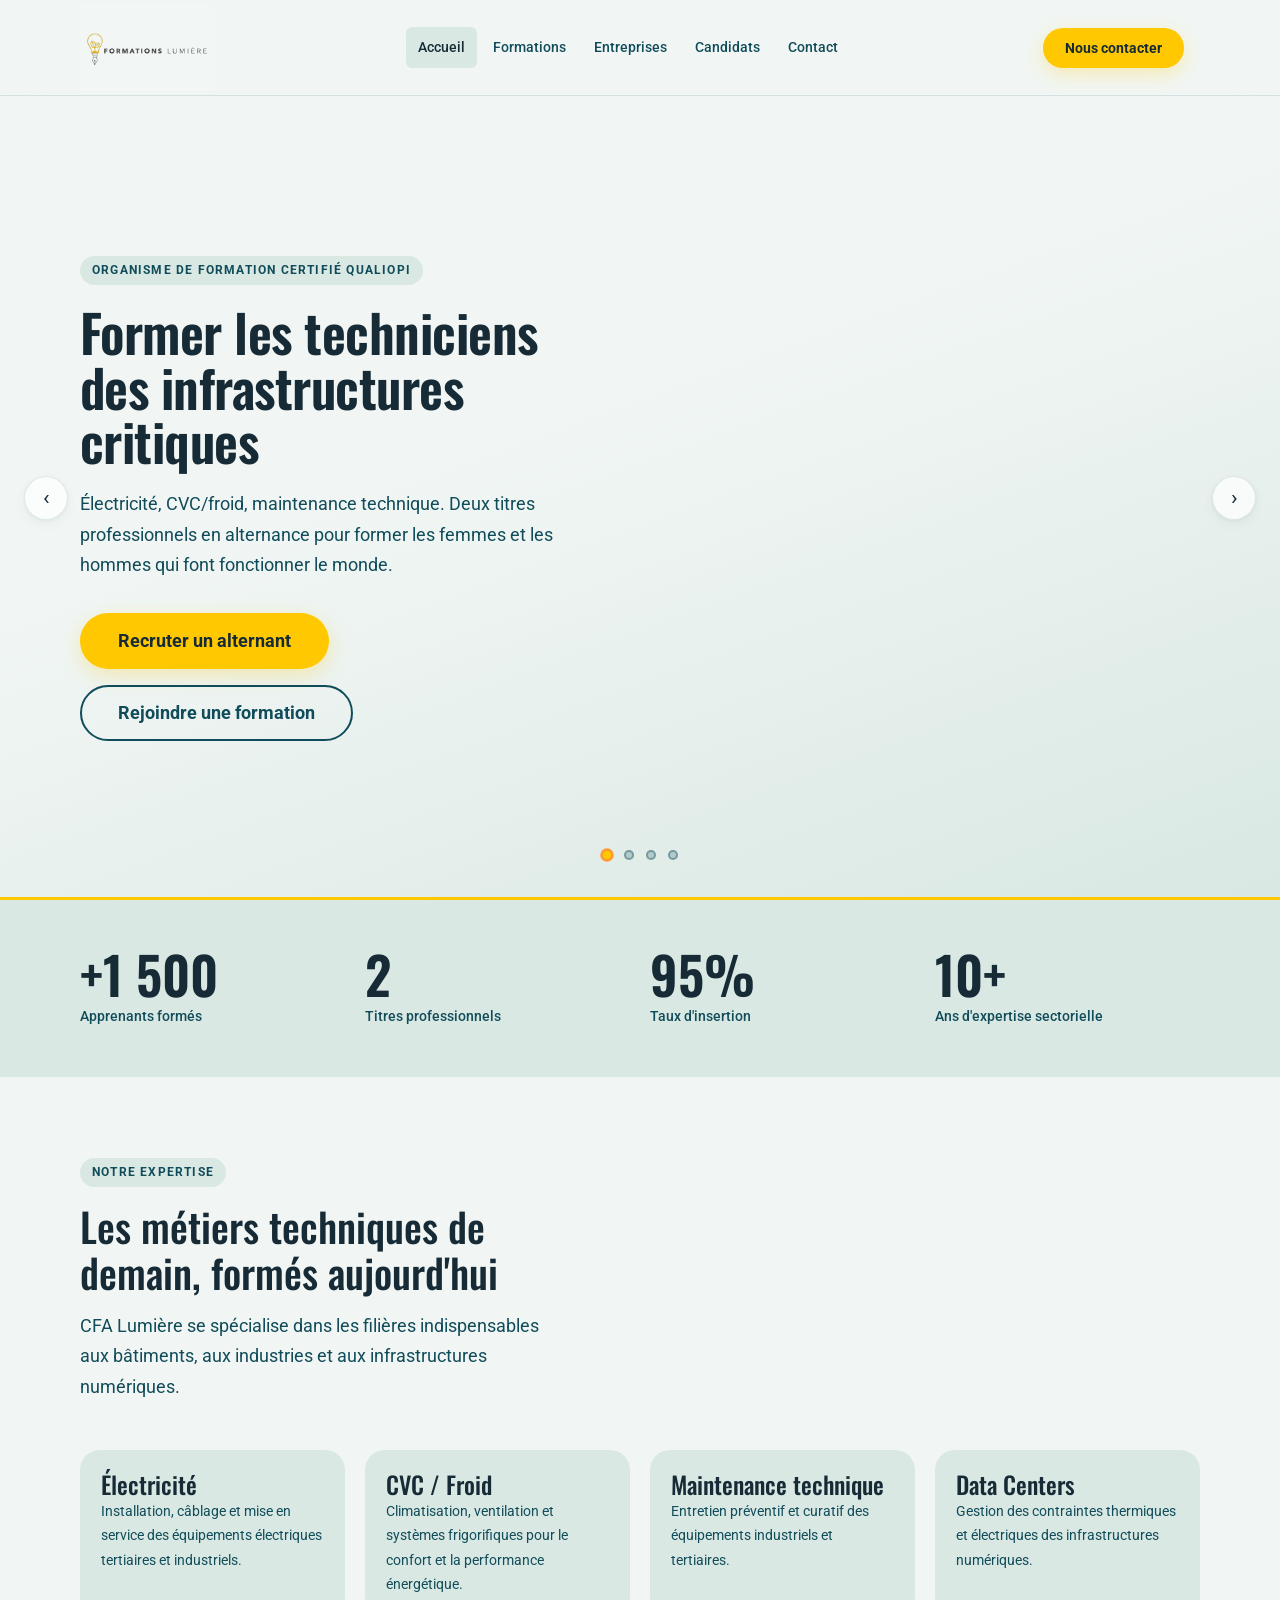
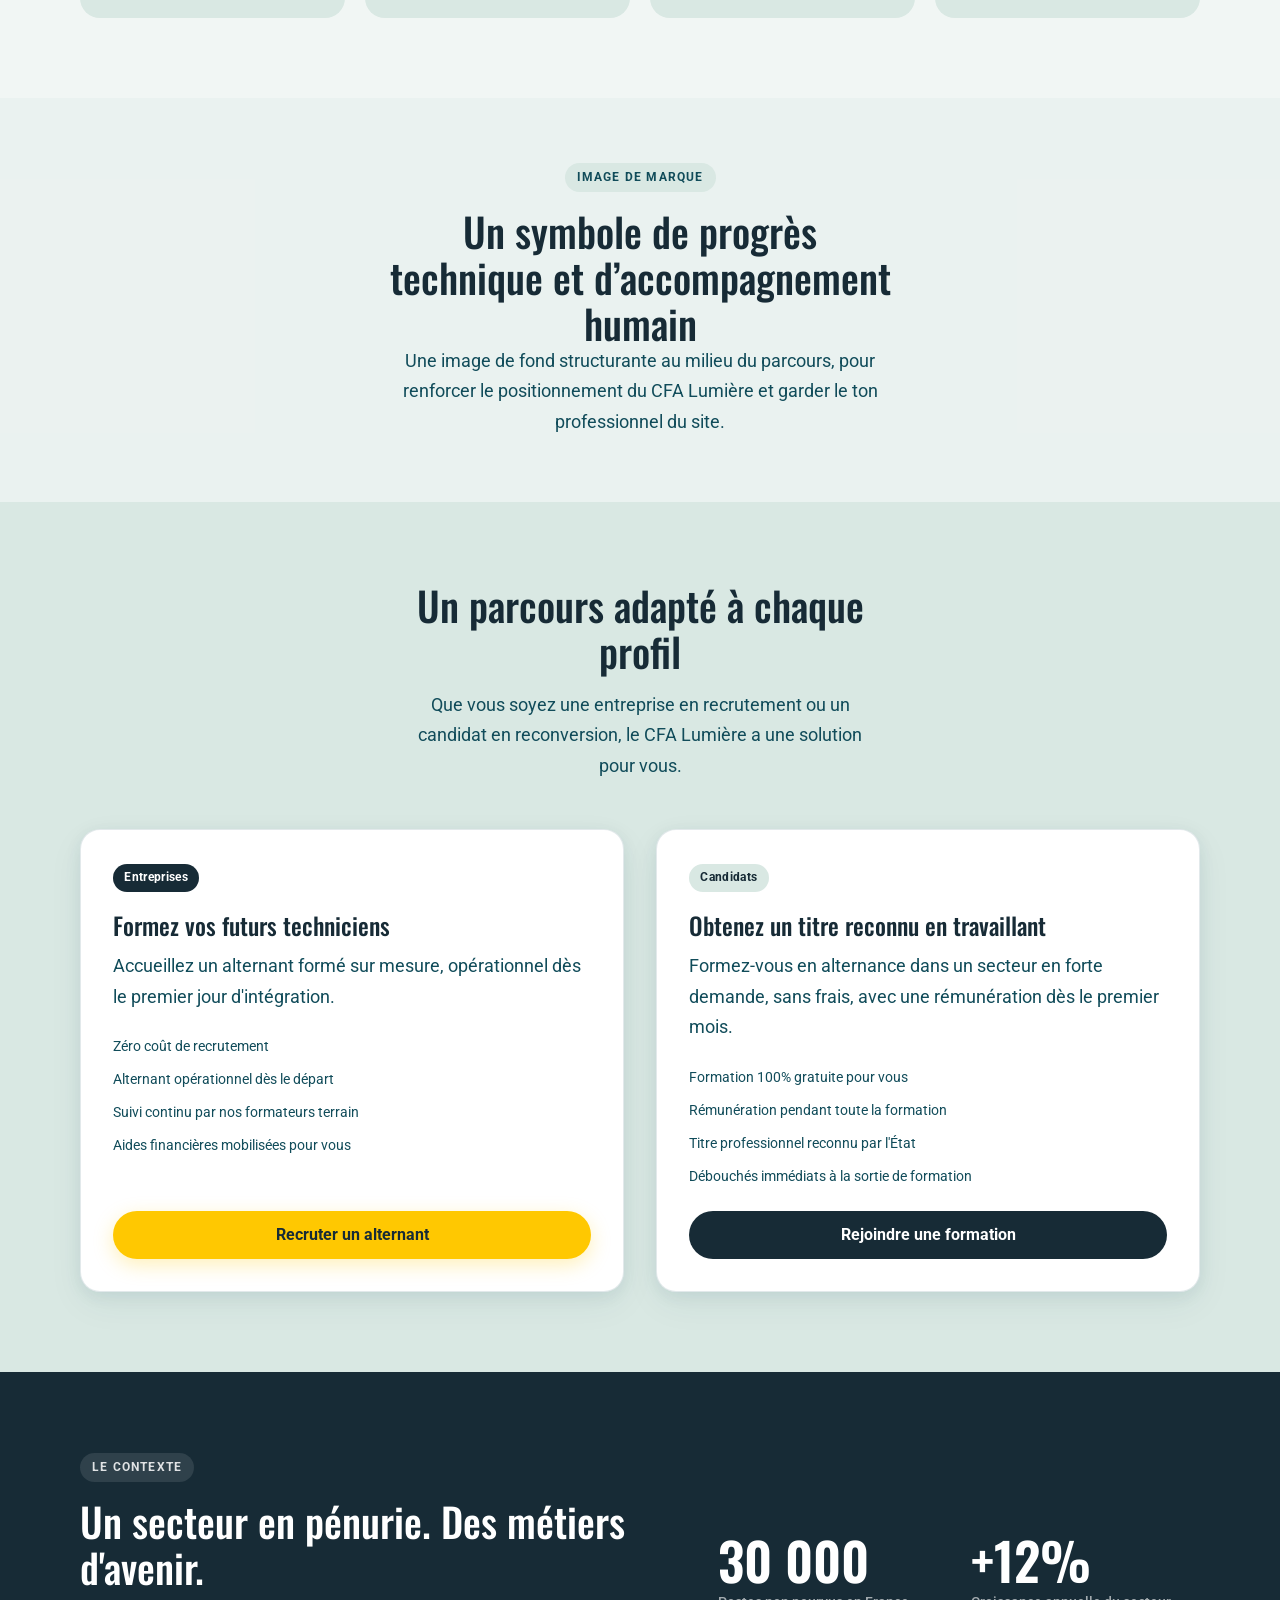
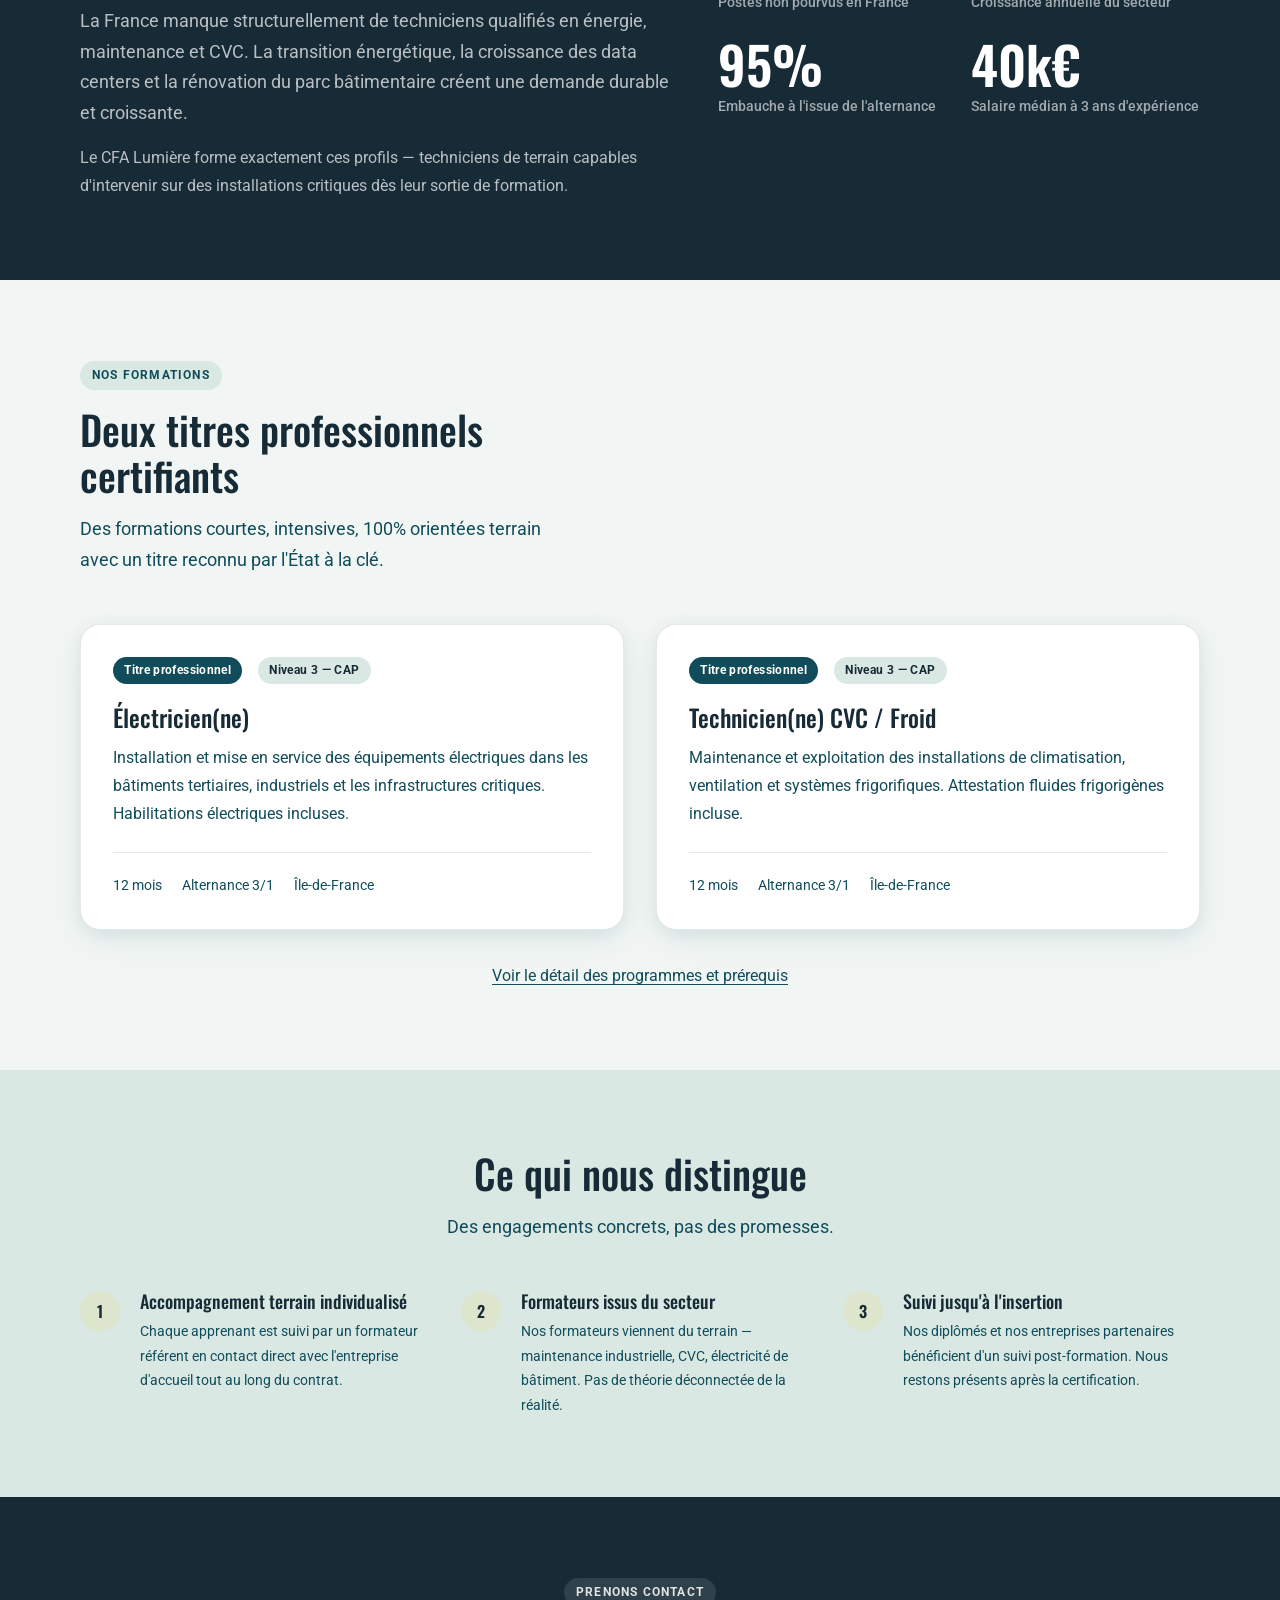
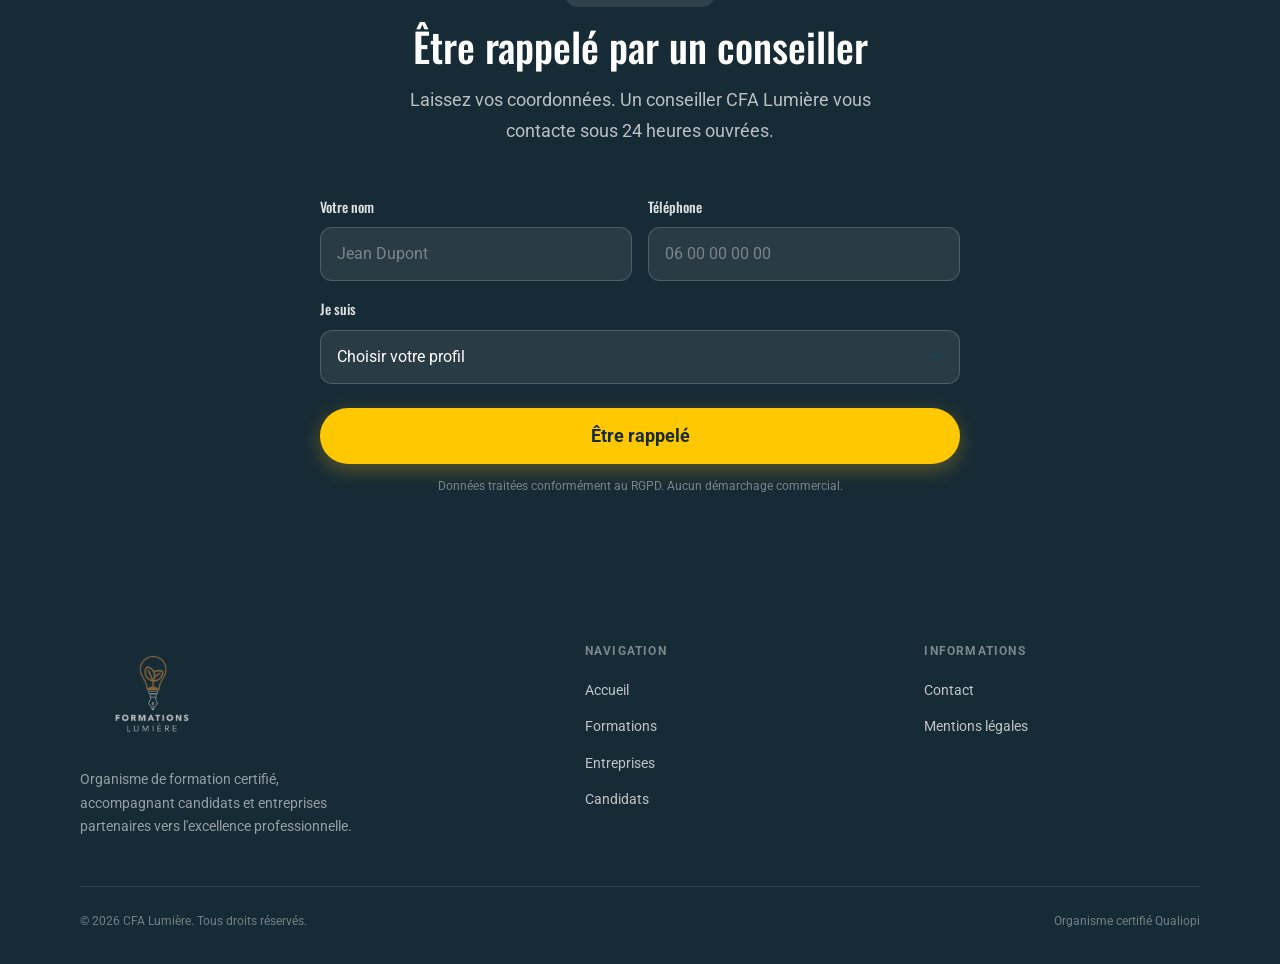
<file: cfa-lumiere-site/index.html>
<!DOCTYPE html>
<html lang="fr">
<head>
  <meta charset="UTF-8" />
  <meta name="viewport" content="width=device-width, initial-scale=1.0" />
  <title>CFA Lumière — Former les techniciens des infrastructures critiques</title>
  <meta name="description" content="CFA Lumière forme les techniciens de l'électricité, CVC/froid et maintenance des infrastructures critiques. Deux titres professionnels en alternance, partout en Île-de-France." />
  <link rel="stylesheet" href="styles/main.css" />
  <link rel="icon" href="assets/images/favicon.jpg" type="image/jpeg" />

  <style>
    /* ── Styles spécifiques à la page d'accueil ─────────── */

    /* Liste à puces avec coche */
    .checklist {
      display: flex;
      flex-direction: column;
      gap: var(--sp-3);
      margin: var(--sp-6) 0;
    }

    .checklist li {
      display: flex;
      align-items: flex-start;
      gap: var(--sp-3);
      font-size: var(--text-sm);
      color: var(--color-text-muted);
      line-height: 1.5;
    }

    /* Séparateur vertical entre les parcours entreprises/candidats */
    @media (min-width: 768px) {
      .parcours-divider {
        display: none; /* la séparation est gérée par la grille */
      }
    }

    /* Inputs sur fond sombre (section CTA final) */
    .form-control-light {
      background: rgba(255, 255, 255, 0.08);
      border-color: rgba(255, 255, 255, 0.18);
      color: #ffffff;
    }

    .form-control-light::placeholder {
      color: rgba(255, 255, 255, 0.38);
    }

    .form-control-light:focus-visible {
      border-color: var(--color-accent);
      box-shadow: 0 0 0 4px rgba(255, 200, 1, 0.20);
    }

    /* Nécessaire pour que les options select restent lisibles */
    .form-control-light option {
      background: var(--color-primary-dk);
      color: #ffffff;
    }

    /* Grid stat 2×2 (marché + CTA) */
    .stat-grid-2x2 {
      display: grid;
      grid-template-columns: repeat(2, 1fr);
      gap: var(--sp-6);
    }

    /* Card parcours : hauteur uniforme */
    .parcours-card {
      display: flex;
      flex-direction: column;
    }

    .parcours-card .checklist {
      flex: 1;
    }

    /* Ajustement du grid-2 pour la section marché */
    @media (min-width: 768px) {
      .market-grid {
        grid-template-columns: 1.1fr 0.9fr;
        align-items: center;
        gap: var(--sp-9);
      }
    }

    /* ── Hero Slider ─────────────────────────────────── */
    .hero-slider {
      display: block;
      height: calc(100dvh - var(--navbar-height));
      min-height: 600px;
      padding: 0;
    }

    .slides-track {
      position: relative;
      height: 100%;
      width: 100%;
    }

    .hero-slide {
      position: absolute;
      inset: 0;
      display: grid;
      align-items: center;
      padding: var(--sp-12) 0;
      opacity: 0;
      transition: opacity 0.85s var(--ease-out);
      pointer-events: none;
      background-size: cover;
      background-position: center;
      background-repeat: no-repeat;
    }

    .hero-slide.is-active {
      opacity: 1;
      pointer-events: auto;
    }

    /* Barre de progression */
    .slider-progress {
      position: absolute;
      bottom: 0;
      left: 0;
      height: 3px;
      width: 0%;
      background: var(--color-accent);
      z-index: var(--z-raised);
      transition: none;
    }

    .slider-progress.is-running {
      transition: width 5.2s linear;
      width: 100%;
    }

    /* Dots de navigation */
    .slider-dots {
      position: absolute;
      bottom: var(--sp-8);
      left: 50%;
      transform: translateX(-50%);
      display: flex;
      align-items: center;
      gap: var(--sp-3);
      z-index: var(--z-raised);
    }

    .slider-dot {
      width: 10px;
      height: 10px;
      border-radius: 50%;
      background: rgba(17,76,90,0.22);
      border: 2px solid rgba(17,76,90,0.38);
      cursor: pointer;
      padding: 0;
      transition:
        background     var(--t-base) ease,
        transform      var(--t-base) ease,
        border-color   var(--t-base) ease;
    }

    .slider-dot.is-active {
      background: var(--color-accent);
      border-color: var(--color-accent-dk);
      transform: scale(1.35);
    }

    .slider-dot:hover:not(.is-active) {
      background: rgba(17,76,90,0.42);
      border-color: rgba(17,76,90,0.60);
    }

    /* Flèches de navigation */
    .slider-arrow {
      position: absolute;
      top: 50%;
      transform: translateY(-50%);
      z-index: var(--z-raised);
      width: 2.75rem;
      height: 2.75rem;
      border-radius: 50%;
      background: rgba(255,255,255,0.72);
      border: 1.5px solid rgba(17,76,90,0.12);
      color: var(--color-primary-dk);
      font-size: 1.375rem;
      cursor: pointer;
      display: flex;
      align-items: center;
      justify-content: center;
      box-shadow: var(--shadow-s);
      transition:
        background  var(--t-fast) ease,
        box-shadow  var(--t-fast) ease;
    }

    .slider-arrow:hover {
      background: rgba(255,255,255,0.95);
      box-shadow: var(--shadow-m);
    }

    .slider-prev { left: var(--sp-6); }
    .slider-next { right: var(--sp-6); }

    @media (max-width: 767px) {
      .slider-arrow { display: none; }
      .slider-dots  { bottom: var(--sp-5); }
    }
  </style>
</head>
<body>

  <!-- Navbar chargée dynamiquement -->
  <div id="navbar"></div>

  <main id="main-content">

    <!-- ══════════════════════════════════════════════════
         1. HERO
         Compréhension < 5 secondes — 2 CTAs visibles sans scroll
         ══════════════════════════════════════════════════ -->
    <section class="hero hero-light hero-slider" aria-label="Présentation du CFA Lumière">

      <div class="slides-track">

        <!-- ── SLIDE 1 — Accueil général ── -->
        <div class="hero-slide is-active"
             aria-label="Slide 1 : CFA Lumière — présentation"
             style="background:
               linear-gradient(160deg, rgba(241,246,244,0.82) 40%, rgba(217,232,227,0.88) 100%),
               url('https://images.unsplash.com/photo-1558618666-fcd25c85cd64?auto=format&fit=crop&w=1920&q=80') center / cover no-repeat;">
          <div class="container">
            <div class="hero-content">
              <span class="eyebrow hero-eyebrow anim-fade-in">
                Organisme de formation certifié Qualiopi
              </span>
              <h1 class="hero-title anim-fade-up anim-delay-1">
                Former les techniciens des infrastructures critiques
              </h1>
              <p class="hero-desc anim-fade-up anim-delay-2">
                Électricité, CVC/froid, maintenance technique.
                Deux titres professionnels en alternance pour former
                les femmes et les hommes qui font fonctionner le monde.
              </p>
              <div class="hero-actions anim-fade-up anim-delay-3">
                <a href="entreprises.html" class="btn btn-primary btn-lg">
                  Recruter un alternant
                </a>
                <a href="candidats.html" class="btn btn-outline btn-lg">
                  Rejoindre une formation
                </a>
              </div>
            </div>
          </div>
        </div>

        <!-- ── SLIDE 2 — Électricité ── -->
        <div class="hero-slide"
             aria-label="Slide 2 : Formation Électricité"
             style="background:
               linear-gradient(160deg, rgba(241,246,244,0.78) 35%, rgba(217,232,227,0.85) 100%),
               url('https://images.unsplash.com/photo-1621905251189-08b45d6a269e?auto=format&fit=crop&w=1920&q=80') center / cover no-repeat;">
          <div class="container">
            <div class="hero-content">
              <span class="eyebrow hero-eyebrow">
                Titre professionnel — Niveau 3
              </span>
              <h2 class="hero-title h1">
                Devenez électricien(ne) certifié(e) en 12 mois
              </h2>
              <p class="hero-desc">
                Installation, câblage, mise en service des équipements
                électriques tertiaires et industriels.
                Habilitations électriques incluses dès la formation.
              </p>
              <div class="hero-actions">
                <a href="formations.html" class="btn btn-primary btn-lg">
                  Voir la formation
                </a>
                <a href="candidats.html" class="btn btn-outline btn-lg">
                  Je candidate
                </a>
              </div>
            </div>
          </div>
        </div>

        <!-- ── SLIDE 3 — CVC / Froid ── -->
        <div class="hero-slide"
             aria-label="Slide 3 : Formation CVC / Froid"
             style="background:
               linear-gradient(160deg, rgba(241,246,244,0.78) 35%, rgba(217,232,227,0.85) 100%),
               url('https://images.unsplash.com/photo-1534398079543-7ae6d016b86a?auto=format&fit=crop&w=1920&q=80') center / cover no-repeat;">
          <div class="container">
            <div class="hero-content">
              <span class="eyebrow hero-eyebrow">
                Titre professionnel — Niveau 3
              </span>
              <h2 class="hero-title h1">
                CVC / Froid — les techniciens qui font respirer les bâtiments
              </h2>
              <p class="hero-desc">
                Climatisation, ventilation et systèmes frigorifiques.
                Intervenez sur les installations qui assurent le confort
                thermique des bâtiments et la chaîne du froid industrielle.
              </p>
              <div class="hero-actions">
                <a href="formations.html" class="btn btn-primary btn-lg">
                  Voir la formation
                </a>
                <a href="candidats.html" class="btn btn-outline btn-lg">
                  Je candidate
                </a>
              </div>
            </div>
          </div>
        </div>

        <!-- ── SLIDE 4 — Data Centers ── -->
        <div class="hero-slide"
             aria-label="Slide 4 : Métiers Data Centers"
             style="background:
               linear-gradient(160deg, rgba(17,44,54,0.80) 0%, rgba(13,36,48,0.74) 100%),
               url('https://images.unsplash.com/photo-1558494949-ef010cbdcc31?auto=format&fit=crop&w=1920&q=80') center / cover no-repeat;">
          <div class="container">
            <div class="hero-content">
              <span class="eyebrow hero-eyebrow"
                    style="background: rgba(255,200,1,0.15); color: var(--color-accent);">
                Métiers d'avenir
              </span>
              <h2 class="hero-title h1" style="color: #ffffff;">
                Les data centers recrutent. Formez-vous dès maintenant.
              </h2>
              <p class="hero-desc" style="color: rgba(255,255,255,0.75);">
                Refroidissement des serveurs, alimentation électrique continue,
                maintenance critique — des compétences rares et très recherchées
                dans un secteur en pleine expansion.
              </p>
              <div class="hero-actions">
                <a href="formations.html" class="btn btn-lg"
                   style="background:#ffffff; color:var(--color-primary-dk); box-shadow:0 6px 20px rgba(0,0,0,0.20); font-weight:700;">
                  Découvrir nos formations
                </a>
                <a href="candidats.html" class="btn btn-ghost btn-lg">
                  Être rappelé
                </a>
              </div>
            </div>
          </div>
        </div>

      </div><!-- /slides-track -->

      <!-- Barre de progression -->
      <div class="slider-progress" id="slider-progress" aria-hidden="true"></div>

      <!-- Dots de navigation -->
      <div class="slider-dots" role="group" aria-label="Navigation des slides">
        <button class="slider-dot is-active" aria-label="Slide 1 : Accueil" data-slide="0"></button>
        <button class="slider-dot" aria-label="Slide 2 : Électricité"       data-slide="1"></button>
        <button class="slider-dot" aria-label="Slide 3 : CVC / Froid"       data-slide="2"></button>
        <button class="slider-dot" aria-label="Slide 4 : Data Centers"      data-slide="3"></button>
      </div>

      <!-- Flèches -->
      <button class="slider-arrow slider-prev" aria-label="Slide précédente">&#8249;</button>
      <button class="slider-arrow slider-next" aria-label="Slide suivante">&#8250;</button>

    </section>


    <!-- ══════════════════════════════════════════════════
         2. PREUVE DE CRÉDIBILITÉ
         Réassurance immédiate post-hero — chiffres clés
         ══════════════════════════════════════════════════ -->
    <section class="section-sm section-quiet" aria-label="Chiffres clés CFA Lumière">
      <div class="container">
        <div class="grid-4">

          <div class="stat">
            <span class="stat-value">+1 500</span>
            <span class="stat-label">Apprenants formés</span>
          </div>

          <div class="stat">
            <span class="stat-value">2</span>
            <span class="stat-label">Titres professionnels</span>
          </div>

          <div class="stat">
            <span class="stat-value">95%</span>
            <span class="stat-label">Taux d'insertion</span>
          </div>

          <div class="stat">
            <span class="stat-value">10+</span>
            <span class="stat-label">Ans d'expertise sectorielle</span>
          </div>

        </div>
      </div>
    </section>


    <!-- ══════════════════════════════════════════════════
         3. POSITIONNEMENT
         Les 4 domaines d'expertise du CFA
         ══════════════════════════════════════════════════ -->
    <section class="section" aria-labelledby="expertise-heading">
      <div class="container">

        <div class="section-header">
          <span class="eyebrow">Notre expertise</span>
          <h2 id="expertise-heading">
            Les métiers techniques de demain, formés aujourd'hui
          </h2>
          <p class="lead">
            CFA Lumière se spécialise dans les filières indispensables
            aux bâtiments, aux industries et aux infrastructures numériques.
          </p>
        </div>

        <div class="grid-4">

          <!-- Électricité -->
          <article class="card card-ghost card-compact">
            <h3>Électricité</h3>
            <p class="text-sm text-muted">
              Installation, câblage et mise en service des équipements
              électriques tertiaires et industriels.
            </p>
          </article>

          <!-- CVC / Froid -->
          <article class="card card-ghost card-compact">
            <h3>CVC / Froid</h3>
            <p class="text-sm text-muted">
              Climatisation, ventilation et systèmes frigorifiques
              pour le confort et la performance énergétique.
            </p>
          </article>

          <!-- Maintenance -->
          <article class="card card-ghost card-compact">
            <h3>Maintenance technique</h3>
            <p class="text-sm text-muted">
              Entretien préventif et curatif des équipements
              industriels et tertiaires.
            </p>
          </article>

          <!-- Data Centers -->
          <article class="card card-ghost card-compact">
            <h3>Data Centers</h3>
            <p class="text-sm text-muted">
              Gestion des contraintes thermiques et électriques
              des infrastructures numériques.
            </p>
          </article>

        </div>
      </div>
    </section>

    <section class="section parallax-section" aria-labelledby="parallax-heading">
      <div class="container">
        <div class="parallax-copy">
          <span class="eyebrow">Image de marque</span>
          <h2 id="parallax-heading">Un symbole de progrès technique et d’accompagnement humain</h2>
          <p class="lead">
            Une image de fond structurante au milieu du parcours, pour renforcer le positionnement
            du CFA Lumière et garder le ton professionnel du site.
          </p>
        </div>
      </div>
    </section>


    <!-- ══════════════════════════════════════════════════
         4. DOUBLE PARCOURS
         Segmentation claire : Entreprises / Candidats
         Chacun doit trouver son entrée sans hésitation
         ══════════════════════════════════════════════════ -->
    <section class="section section-quiet" aria-labelledby="parcours-heading">
      <div class="container">

        <div class="section-header section-header-center">
          <h2 id="parcours-heading">Un parcours adapté à chaque profil</h2>
          <p class="lead">
            Que vous soyez une entreprise en recrutement ou un candidat
            en reconversion, le CFA Lumière a une solution pour vous.
          </p>
        </div>

        <div class="grid-2">

          <!-- Entreprises -->
          <article class="card parcours-card" aria-labelledby="parcours-entreprises">
            <div>
              <span class="badge badge-dark" style="margin-bottom: var(--sp-5);">Entreprises</span>
              <h3 id="parcours-entreprises">Formez vos futurs techniciens</h3>
              <p class="lead" style="margin-top: var(--sp-3);">
                Accueillez un alternant formé sur mesure, opérationnel
                dès le premier jour d'intégration.
              </p>
            </div>

            <ul class="checklist" role="list">
              <li>
Zéro coût de recrutement
              </li>
              <li>
Alternant opérationnel dès le départ
              </li>
              <li>
Suivi continu par nos formateurs terrain
              </li>
              <li>
Aides financières mobilisées pour vous
              </li>
            </ul>

            <a href="entreprises.html" class="btn btn-primary">
              Recruter un alternant
            </a>
          </article>

          <!-- Candidats -->
          <article class="card parcours-card" aria-labelledby="parcours-candidats">
            <div>
              <span class="badge badge-neutral" style="margin-bottom: var(--sp-5);">Candidats</span>
              <h3 id="parcours-candidats">Obtenez un titre reconnu en travaillant</h3>
              <p class="lead" style="margin-top: var(--sp-3);">
                Formez-vous en alternance dans un secteur en forte demande,
                sans frais, avec une rémunération dès le premier mois.
              </p>
            </div>

            <ul class="checklist" role="list">
              <li>
Formation 100% gratuite pour vous
              </li>
              <li>
Rémunération pendant toute la formation
              </li>
              <li>
Titre professionnel reconnu par l'État
              </li>
              <li>
Débouchés immédiats à la sortie de formation
              </li>
            </ul>

            <a href="candidats.html" class="btn btn-secondary">
              Rejoindre une formation
            </a>
          </article>

        </div>
      </div>
    </section>


    <!-- ══════════════════════════════════════════════════
         5. BLOC MARCHÉ
         Ancrer le problème pour justifier la solution CFA
         ══════════════════════════════════════════════════ -->
    <section class="section section-dark" aria-labelledby="market-heading">
      <div class="container">
        <div class="grid-2 market-grid">

          <!-- Texte -->
          <div>
            <span class="eyebrow">Le contexte</span>
            <h2 id="market-heading" style="margin-top: var(--sp-4);">
              Un secteur en pénurie. Des métiers d'avenir.
            </h2>
            <p class="lead" style="margin-top: var(--sp-4);">
              La France manque structurellement de techniciens qualifiés
              en énergie, maintenance et CVC. La transition énergétique,
              la croissance des data centers et la rénovation du parc bâtimentaire
              créent une demande durable et croissante.
            </p>
            <p style="margin-top: var(--sp-4);">
              Le CFA Lumière forme exactement ces profils — techniciens de terrain
              capables d'intervenir sur des installations critiques dès leur sortie
              de formation.
            </p>
          </div>

          <!-- Statistiques 2×2 -->
          <div class="stat-grid-2x2" aria-label="Données sectorielles">
            <div class="stat">
              <span class="stat-value">30 000</span>
              <span class="stat-label">Postes non pourvus en France</span>
            </div>
            <div class="stat">
              <span class="stat-value">+12%</span>
              <span class="stat-label">Croissance annuelle du secteur</span>
            </div>
            <div class="stat">
              <span class="stat-value">95%</span>
              <span class="stat-label">Embauche à l'issue de l'alternance</span>
            </div>
            <div class="stat">
              <span class="stat-value">40k€</span>
              <span class="stat-label">Salaire médian à 3 ans d'expérience</span>
            </div>
          </div>

        </div>
      </div>
    </section>


    <!-- ══════════════════════════════════════════════════
         6. BLOC FORMATIONS
         Résumé des 2 filières avec lien vers le détail
         ══════════════════════════════════════════════════ -->
    <section class="section" aria-labelledby="formations-heading">
      <div class="container">

        <div class="section-header">
          <span class="eyebrow">Nos formations</span>
          <h2 id="formations-heading">
            Deux titres professionnels certifiants
          </h2>
          <p class="lead">
            Des formations courtes, intensives, 100% orientées terrain
            avec un titre reconnu par l'État à la clé.
          </p>
        </div>

        <div class="grid-2">

          <!-- TP Électricité -->
          <a href="formations.html"
             class="card card-link"
             aria-label="Titre professionnel Électricien — voir le programme complet">
            <div class="cluster" style="margin-bottom: var(--sp-5);">
              <span class="badge badge-primary">Titre professionnel</span>
              <span class="badge badge-neutral">Niveau 3 — CAP</span>
            </div>
            <h3>Électricien(ne)</h3>
            <p class="text-muted" style="margin: var(--sp-3) 0 var(--sp-6);">
              Installation et mise en service des équipements électriques
              dans les bâtiments tertiaires, industriels et les infrastructures
              critiques. Habilitations électriques incluses.
            </p>
            <hr class="divider" style="margin: 0 0 var(--sp-5);" />
            <div class="cluster" style="gap: var(--sp-5);">
              <span class="text-sm text-muted">12 mois</span>
              <span class="text-sm text-muted">Alternance 3/1</span>
              <span class="text-sm text-muted">Île-de-France</span>
            </div>
          </a>

          <!-- TP CVC / Froid -->
          <a href="formations.html"
             class="card card-link"
             aria-label="Titre professionnel Technicien CVC Froid — voir le programme complet">
            <div class="cluster" style="margin-bottom: var(--sp-5);">
              <span class="badge badge-primary">Titre professionnel</span>
              <span class="badge badge-neutral">Niveau 3 — CAP</span>
            </div>
            <h3>Technicien(ne) CVC / Froid</h3>
            <p class="text-muted" style="margin: var(--sp-3) 0 var(--sp-6);">
              Maintenance et exploitation des installations de climatisation,
              ventilation et systèmes frigorifiques. Attestation fluides
              frigorigènes incluse.
            </p>
            <hr class="divider" style="margin: 0 0 var(--sp-5);" />
            <div class="cluster" style="gap: var(--sp-5);">
              <span class="text-sm text-muted">12 mois</span>
              <span class="text-sm text-muted">Alternance 3/1</span>
              <span class="text-sm text-muted">Île-de-France</span>
            </div>
          </a>

        </div>

        <!-- CTA secondaire vers la page formations -->
        <div style="margin-top: var(--sp-7); text-align: center;">
          <a href="formations.html" class="link">
            Voir le détail des programmes et prérequis
          </a>
        </div>

      </div>
    </section>


    <!-- ══════════════════════════════════════════════════
         7. BLOC RÉASSURANCE
         3 preuves de qualité — avant le CTA final
         ══════════════════════════════════════════════════ -->
    <section class="section section-quiet" aria-labelledby="reassurance-heading">
      <div class="container">

        <div class="section-header section-header-center">
          <h2 id="reassurance-heading">Ce qui nous distingue</h2>
          <p class="lead">
            Des engagements concrets, pas des promesses.
          </p>
        </div>

        <div class="grid-3">

          <div class="step">
            <div class="step-number" aria-hidden="true">1</div>
            <div class="step-body">
              <h4>Accompagnement terrain individualisé</h4>
              <p class="text-sm text-muted">
                Chaque apprenant est suivi par un formateur référent
                en contact direct avec l'entreprise d'accueil tout au
                long du contrat.
              </p>
            </div>
          </div>

          <div class="step">
            <div class="step-number" aria-hidden="true">2</div>
            <div class="step-body">
              <h4>Formateurs issus du secteur</h4>
              <p class="text-sm text-muted">
                Nos formateurs viennent du terrain — maintenance industrielle,
                CVC, électricité de bâtiment. Pas de théorie déconnectée
                de la réalité.
              </p>
            </div>
          </div>

          <div class="step">
            <div class="step-number" aria-hidden="true">3</div>
            <div class="step-body">
              <h4>Suivi jusqu'à l'insertion</h4>
              <p class="text-sm text-muted">
                Nos diplômés et nos entreprises partenaires bénéficient
                d'un suivi post-formation. Nous restons présents après
                la certification.
              </p>
            </div>
          </div>

        </div>
      </div>
    </section>


    <!-- ══════════════════════════════════════════════════
         8. CTA FINAL — ÊTRE RAPPELÉ
         Friction minimale : nom + téléphone + profil
         Objectif : capturer le lead, pas tout remplir
         ══════════════════════════════════════════════════ -->
    <section class="section section-dark" aria-labelledby="cta-heading">
      <div class="container" style="max-width: 640px;">

        <div class="section-header section-header-center">
          <span class="eyebrow">Prenons contact</span>
          <h2 id="cta-heading" style="margin-top: var(--sp-4);">
            Être rappelé par un conseiller
          </h2>
          <p class="lead">
            Laissez vos coordonnées. Un conseiller CFA Lumière
            vous contacte sous 24 heures ouvrées.
          </p>
        </div>

        <form
          class="callback-form stack stack-4"
          novalidate
          aria-label="Formulaire de demande de rappel"
        >

          <!-- Nom + Téléphone côte à côte sur desktop -->
          <div class="grid-2" style="gap: var(--sp-4);">
            <div class="form-field">
              <label class="form-label label-light" for="cb-name">
                Votre nom
              </label>
              <input
                class="form-control form-control-light"
                id="cb-name"
                name="name"
                type="text"
                placeholder="Jean Dupont"
                autocomplete="name"
                required
              />
            </div>
            <div class="form-field">
              <label class="form-label label-light" for="cb-phone">
                Téléphone
              </label>
              <input
                class="form-control form-control-light"
                id="cb-phone"
                name="phone"
                type="tel"
                placeholder="06 00 00 00 00"
                autocomplete="tel"
                required
              />
            </div>
          </div>

          <div class="form-field">
            <label class="form-label label-light" for="cb-profile">
              Je suis
            </label>
            <select
              class="form-control form-control-light"
              id="cb-profile"
              name="profile"
            >
              <option value="" disabled selected>Choisir votre profil</option>
              <option value="candidat">Candidat en recherche de formation</option>
              <option value="entreprise">Entreprise souhaitant recruter</option>
            </select>
          </div>

          <div style="margin-top: var(--sp-2);">
            <button type="submit" class="btn btn-primary btn-full btn-lg">
              Être rappelé
            </button>
            <p class="text-xs" style="margin-top: var(--sp-3); text-align: center; color: rgba(255,255,255,0.42);">
              Données traitées conformément au RGPD.
              Aucun démarchage commercial.
            </p>
          </div>

        </form>

      </div>
    </section>

  </main>

  <!-- Footer chargé dynamiquement -->
  <div id="footer"></div>

  <script src="js/main.js"></script>

  <script>
    /* ── Hero Slider ──────────────────────────────── */
    (function () {
      const slides   = document.querySelectorAll('.hero-slide');
      const dots     = document.querySelectorAll('.slider-dot');
      const progress = document.getElementById('slider-progress');
      const DELAY    = 5200; /* ms — doit correspondre à la durée CSS */
      let current    = 0;
      let timer      = null;

      function goTo(index) {
        slides[current].classList.remove('is-active');
        dots[current].classList.remove('is-active');
        current = (index + slides.length) % slides.length;
        slides[current].classList.add('is-active');
        dots[current].classList.add('is-active');
        /* Réinitialise la barre de progression */
        if (progress) {
          progress.classList.remove('is-running');
          void progress.offsetWidth; /* force reflow */
          progress.classList.add('is-running');
        }
      }

      function next() { goTo(current + 1); }
      function prev() { goTo(current - 1); }

      function startAuto() {
        clearInterval(timer);
        timer = setInterval(next, DELAY);
      }

      if (slides.length > 1) {
        /* Lancement de la barre de progression initiale */
        if (progress) progress.classList.add('is-running');

        /* Flèches */
        document.querySelector('.slider-prev')
          ?.addEventListener('click', () => { prev(); startAuto(); });
        document.querySelector('.slider-next')
          ?.addEventListener('click', () => { next(); startAuto(); });

        /* Dots */
        dots.forEach(dot => {
          dot.addEventListener('click', () => {
            goTo(parseInt(dot.dataset.slide, 10));
            startAuto();
          });
        });

        /* Pause au survol du slider */
        const track = document.querySelector('.slides-track');
        track?.addEventListener('mouseenter', () => {
          clearInterval(timer);
          if (progress) progress.classList.remove('is-running');
        });
        track?.addEventListener('mouseleave', () => {
          startAuto();
          if (progress) {
            void progress.offsetWidth;
            progress.classList.add('is-running');
          }
        });

        startAuto();
      }
    })();
  </script>
</body>
</html>
</file>
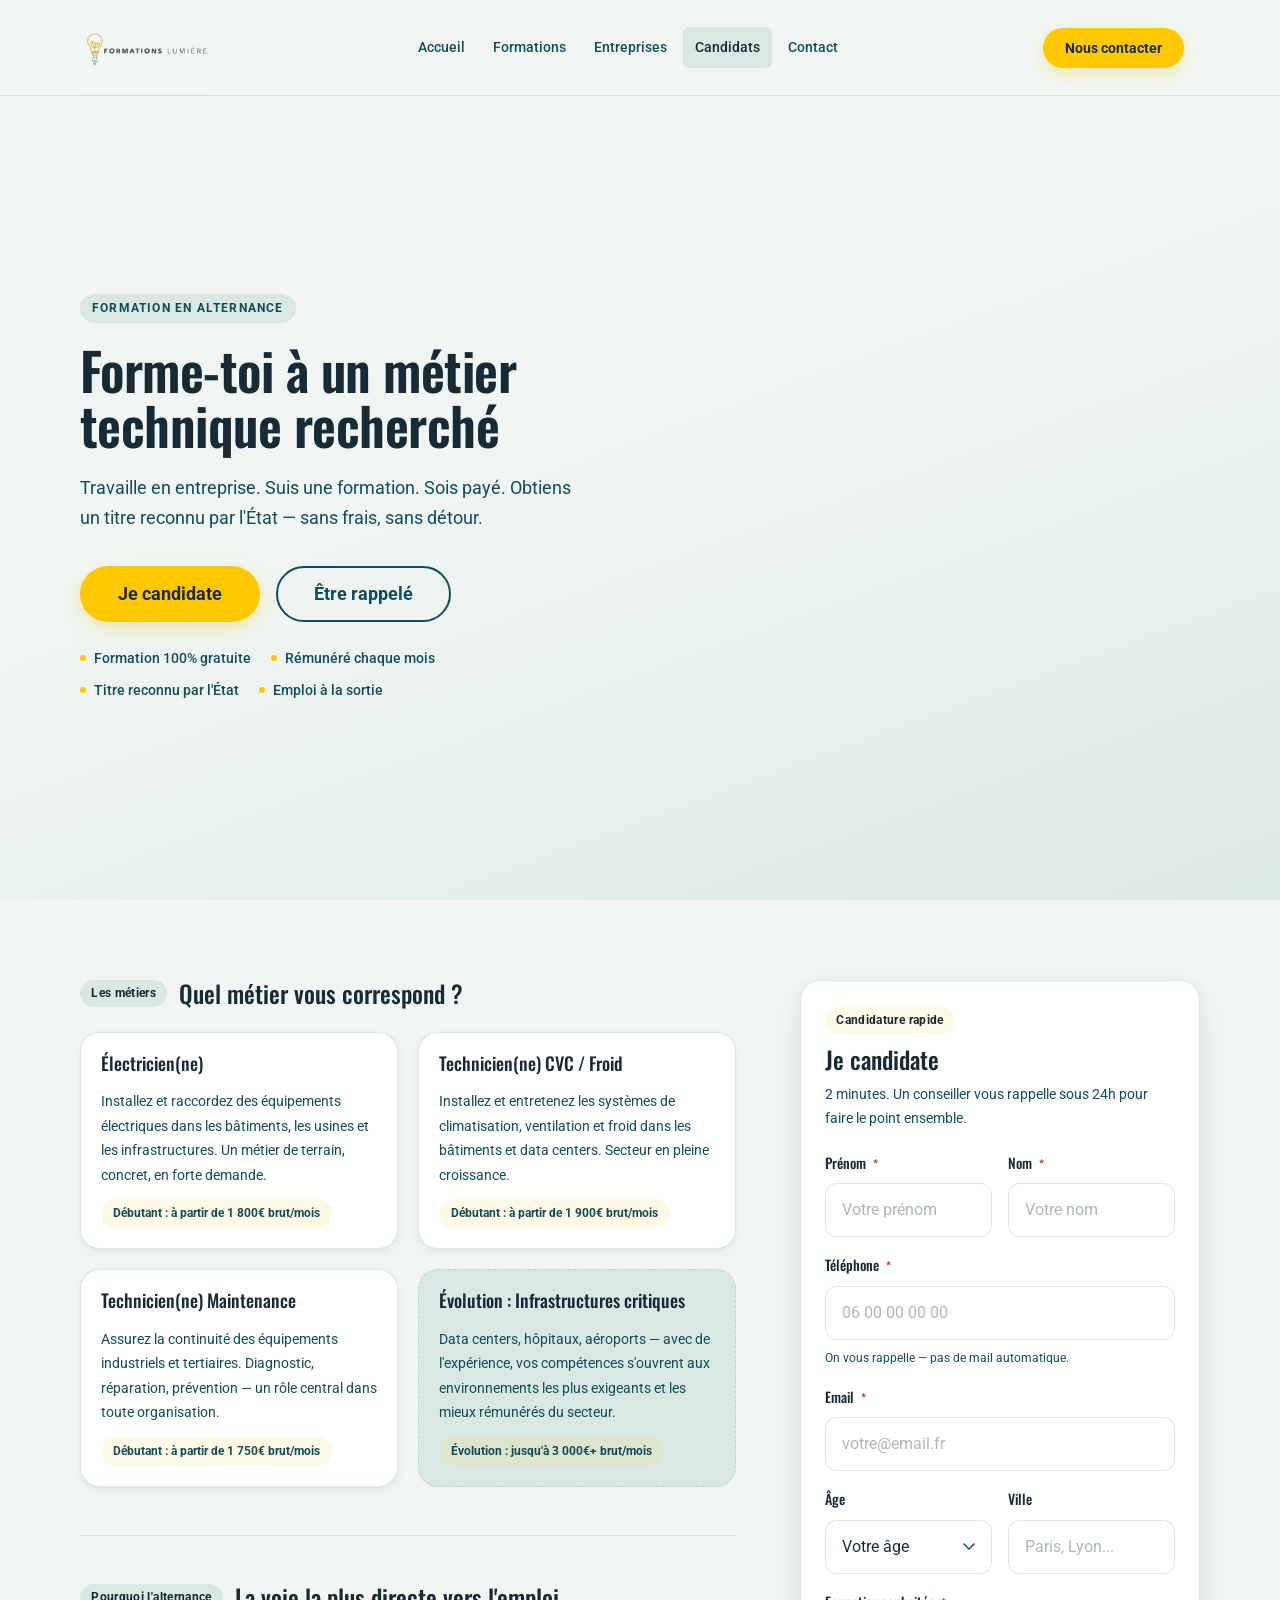
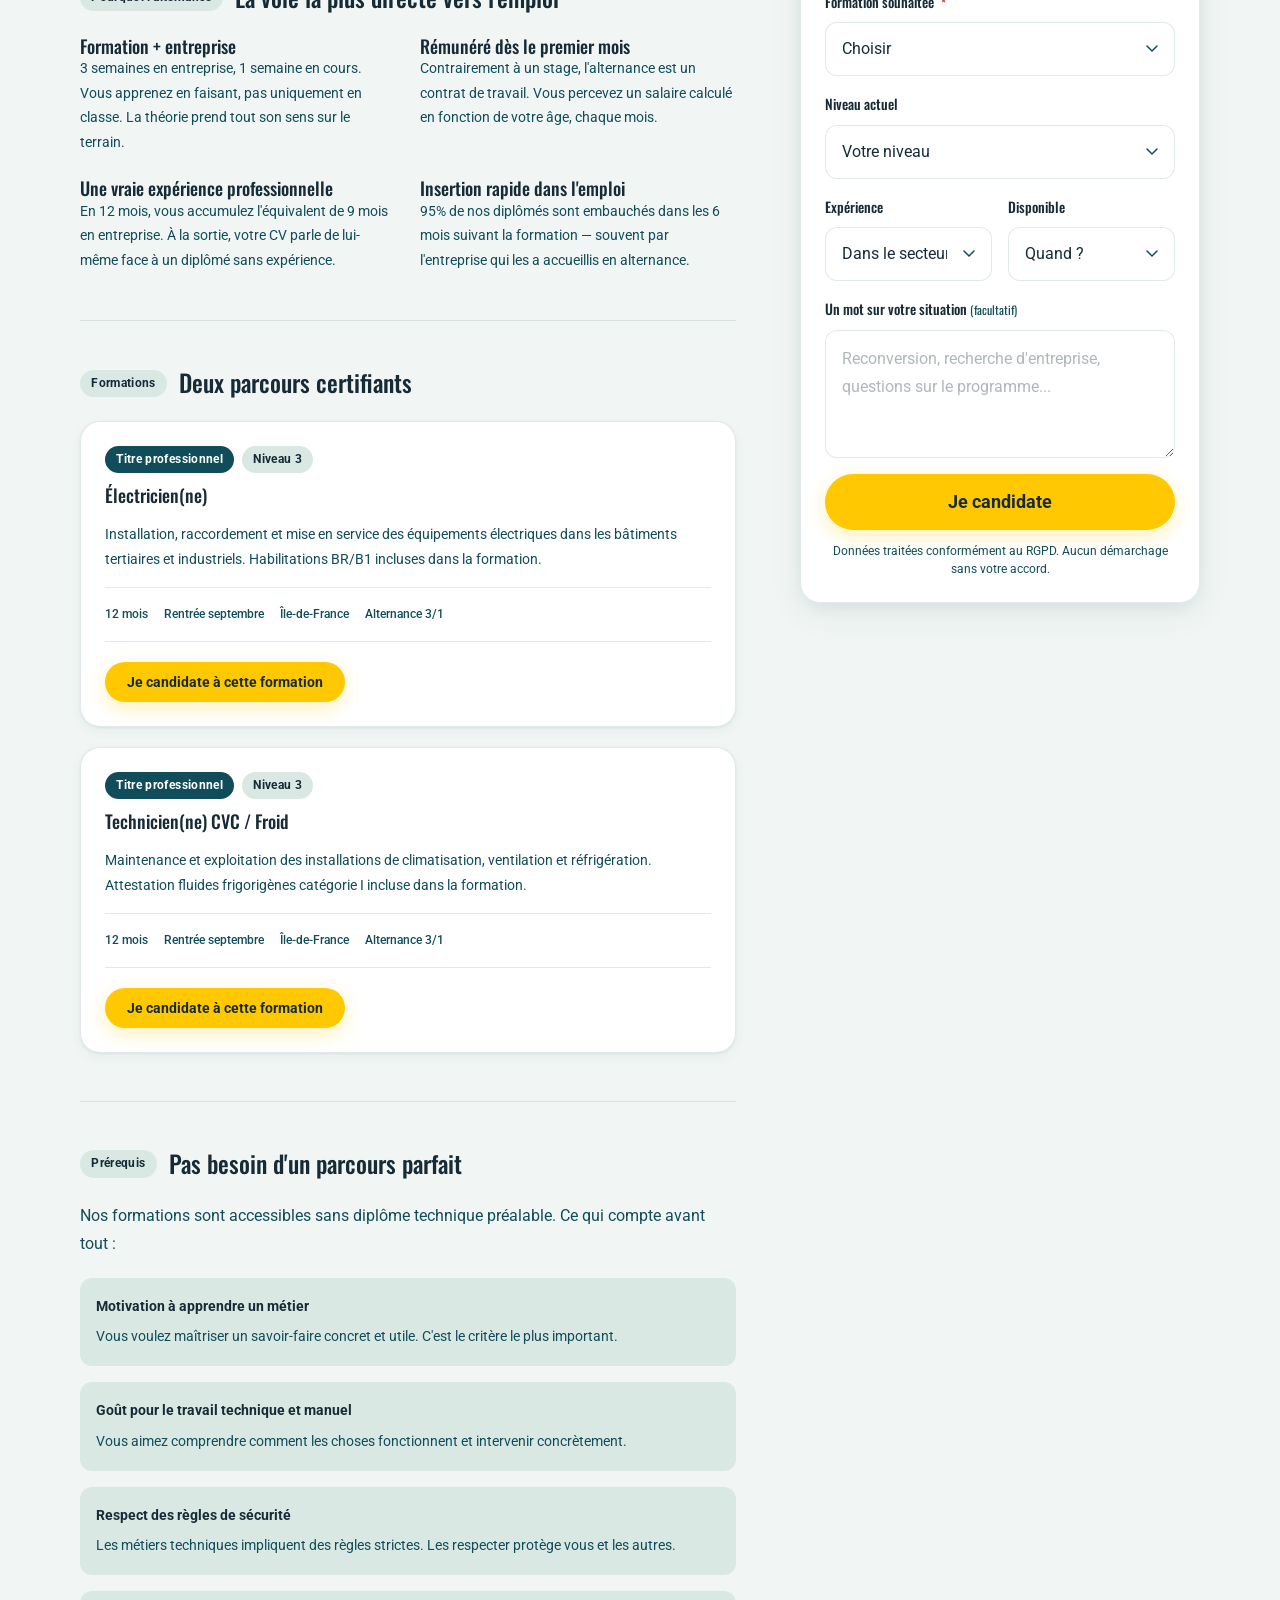
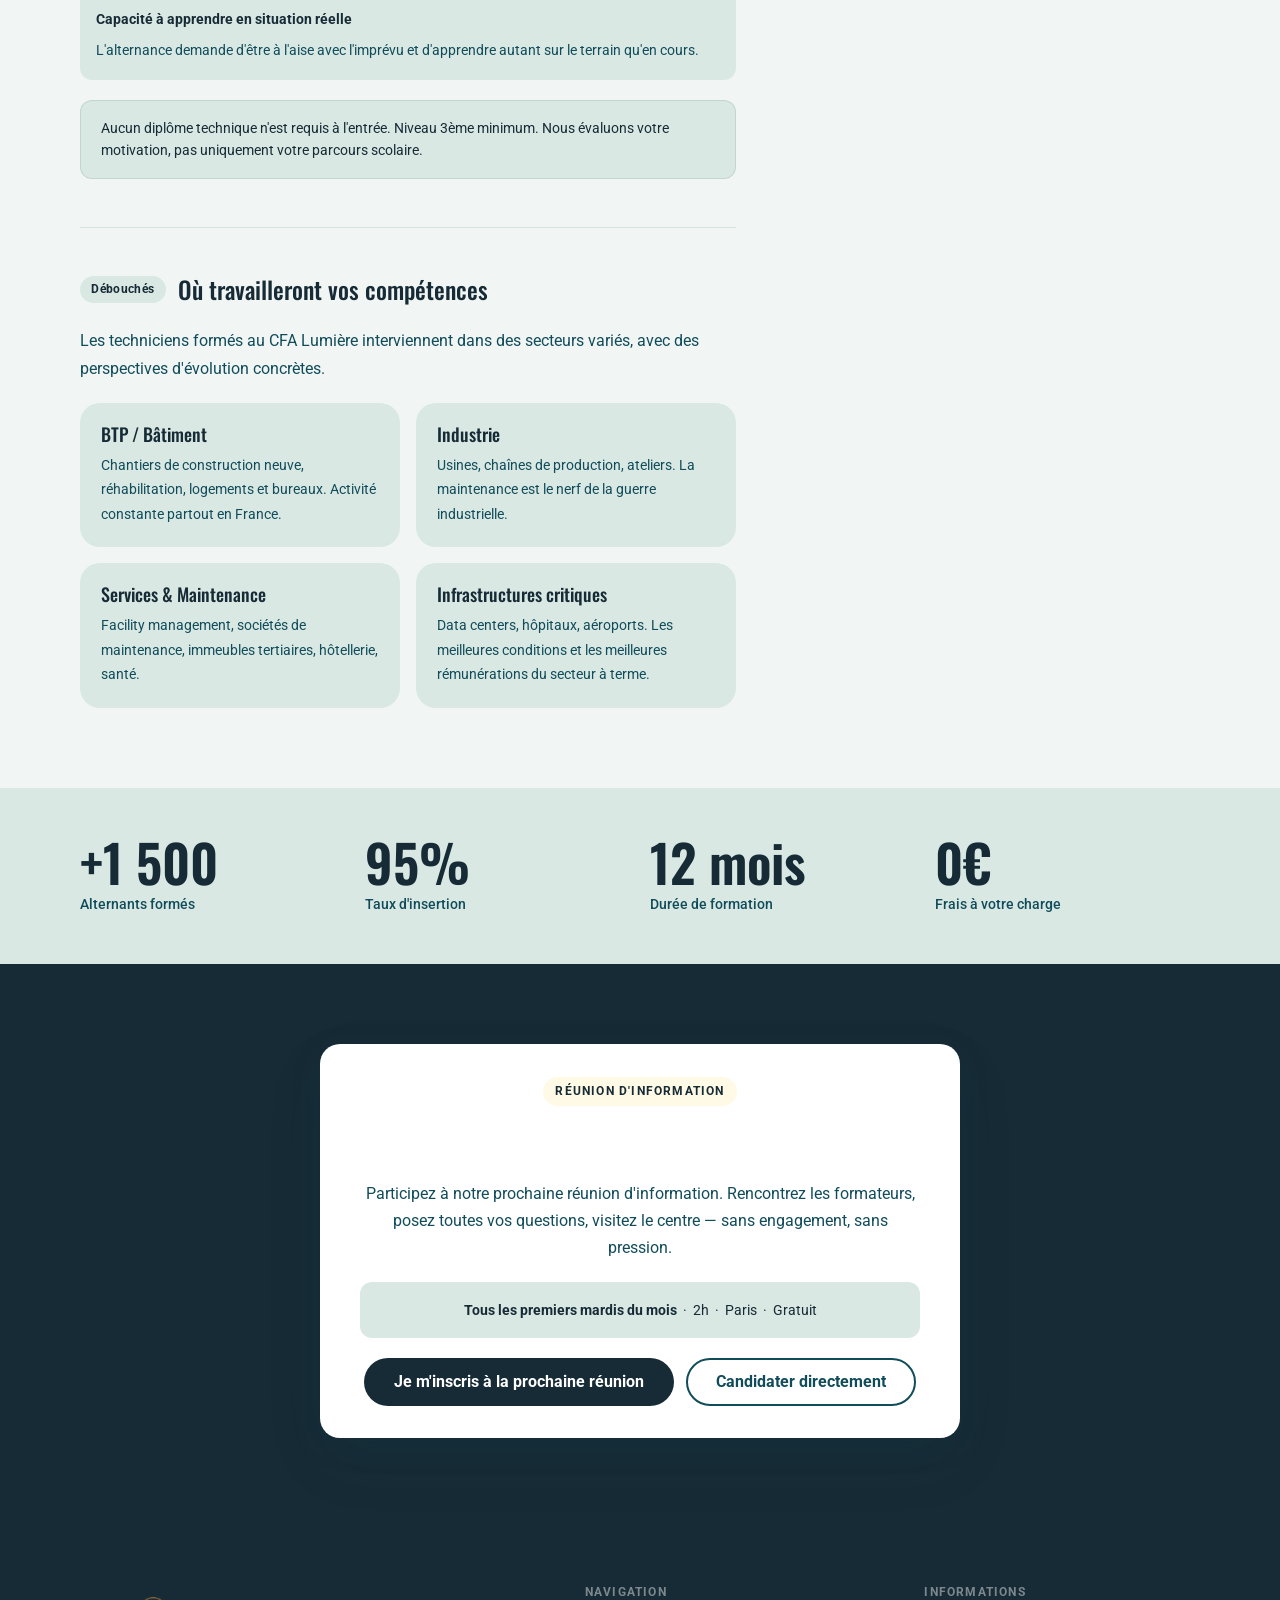
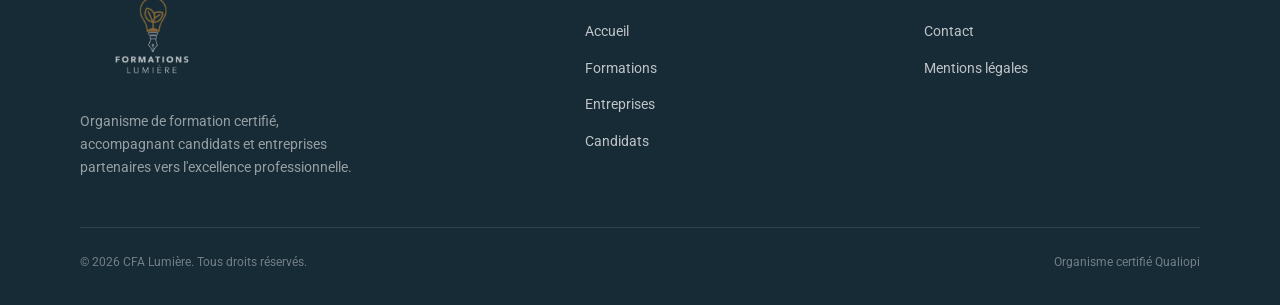
<file: cfa-lumiere-site/candidats.html>
<!DOCTYPE html>
<html lang="fr">
<head>
  <meta charset="UTF-8" />
  <meta name="viewport" content="width=device-width, initial-scale=1.0" />
  <title>CFA Lumière — Forme-toi à un métier technique recherché | Candidats</title>
  <meta name="description"
    content="Deviens électricien ou technicien CVC/froid en alternance. Formation gratuite, rémunérée, avec un titre reconnu par l'État. Candidature en 2 minutes." />
  <link rel="stylesheet" href="styles/main.css" />
  <link rel="icon" href="assets/images/favicon.jpg" type="image/jpeg" />

  <style>
    /* ── Styles spécifiques à la page Candidats ──────────── */

    /* Layout principal : contenu gauche + formulaire droit */
    .cand-grid {
      display: grid;
      gap: var(--sp-10);
      align-items: start;
    }

    @media (min-width: 1024px) {
      .cand-grid {
        grid-template-columns: 1fr 400px;
      }
    }

    /* Formulaire collant sur desktop */
    .form-sticky {
      position: sticky;
      top: calc(var(--navbar-height) + var(--sp-6));
    }

    /* Séparateurs de blocs dans la colonne gauche */
    .content-block {
      padding-bottom: var(--sp-9);
      border-bottom: 1px solid var(--color-border);
    }

    .content-block:last-child {
      border-bottom: none;
      padding-bottom: 0;
    }

    .content-block + .content-block {
      padding-top: var(--sp-9);
    }

    /* En-tête de bloc */
    .block-heading {
      display: flex;
      align-items: center;
      gap: var(--sp-3);
      margin-bottom: var(--sp-6);
    }

    /* Avantage individuel : icône + texte */
    .avantage-item {
      display: flex;
      gap: var(--sp-4);
      align-items: flex-start;
    }

    /* Card parcours enrichie */
    .parcours-card {
      background: var(--color-surface);
      border: 1px solid var(--color-border);
      border-radius: var(--radius-l);
      padding: var(--sp-6);
      box-shadow: var(--shadow-s);
    }

    .parcours-card-header {
      display: flex;
      align-items: flex-start;
      justify-content: space-between;
      gap: var(--sp-4);
      margin-bottom: var(--sp-4);
    }

    .parcours-meta {
      display: flex;
      flex-wrap: wrap;
      gap: var(--sp-4);
      margin: var(--sp-4) 0 var(--sp-5);
      padding: var(--sp-4) 0;
      border-top: 1px solid var(--color-border);
      border-bottom: 1px solid var(--color-border);
    }

    .parcours-meta-item {
      display: flex;
      align-items: center;
      gap: var(--sp-2);
      font-size: var(--text-xs);
      color: var(--color-text-muted);
      font-weight: 500;
    }

    /* Prérequis : liste sans pression */
    .prereq-list {
      display: flex;
      flex-direction: column;
      gap: var(--sp-4);
    }

    .prereq-item {
      display: flex;
      align-items: flex-start;
      gap: var(--sp-3);
      padding: var(--sp-4);
      background: var(--color-bg-alt);
      border-radius: var(--radius-m);
    }

    /* Débouché : card avec tag secteur + salaire */
    .debouche-card {
      background: var(--color-surface);
      border: 1px solid var(--color-border);
      border-radius: var(--radius-l);
      padding: var(--sp-5);
      box-shadow: var(--shadow-s);
    }

    .debouche-card h4 {
      margin-bottom: var(--sp-2);
    }

    .debouche-salaire {
      display: inline-block;
      margin-top: var(--sp-3);
      font-size: var(--text-xs);
      font-weight: 700;
      color: var(--color-primary);
      background: var(--color-accent-bg);
      padding: var(--sp-1) var(--sp-3);
      border-radius: var(--radius-pill);
    }

    /* Bande de rassurance rapide sous les CTA du hero */
    .hero-trust-strip {
      display: flex;
      flex-wrap: wrap;
      gap: var(--sp-2) var(--sp-5);
      margin-top: var(--sp-6);
    }

    .trust-item {
      display: flex;
      align-items: center;
      gap: var(--sp-2);
      font-size: var(--text-sm);
      color: var(--color-text-muted);
      font-weight: 500;
    }

    .trust-dot {
      width: 6px;
      height: 6px;
      border-radius: 50%;
      background: var(--color-accent);
      flex-shrink: 0;
    }

    /* Grille 2×2 pour les avantages */
    .avantages-grid {
      display: grid;
      gap: var(--sp-6);
      grid-template-columns: 1fr;
    }

    @media (min-width: 640px) {
      .avantages-grid {
        grid-template-columns: 1fr 1fr;
      }
    }

    /* Grille 2×2 pour les débouchés */
    .debouches-grid {
      display: grid;
      gap: var(--sp-4);
      grid-template-columns: 1fr 1fr;
    }

    /* Section réunion d'info : card en fond contrasté */
    .reunion-card {
      background: var(--color-surface);
      border-radius: var(--radius-l);
      padding: var(--sp-7) var(--sp-8);
      box-shadow: var(--shadow-l);
      max-width: 640px;
      margin-inline: auto;
      text-align: center;
    }

    /* Formulaire — grille interne 2 colonnes */
    .form-grid-2 {
      display: grid;
      grid-template-columns: 1fr;
      gap: var(--sp-4);
    }

    @media (min-width: 480px) {
      .form-grid-2 {
        grid-template-columns: 1fr 1fr;
      }
    }

    /* Remontée du formulaire sur mobile (après le hero) */
    .form-mobile-anchor {
      display: block;
    }

    @media (min-width: 1024px) {
      .form-mobile-anchor {
        display: none;
      }
    }

    /* Stats de preuve : ligne horizontale */
    .stats-strip {
      display: grid;
      grid-template-columns: repeat(2, 1fr);
      gap: var(--sp-5);
    }

    @media (min-width: 640px) {
      .stats-strip {
        grid-template-columns: repeat(4, 1fr);
      }
    }

    /* ── Image de fond du hero candidats ── */
    .hero-light {
      background:
        linear-gradient(160deg, rgba(241,246,244,0.80) 40%, rgba(217,232,227,0.86) 100%),
        url('https://images.unsplash.com/photo-1504307651254-35680f356dfd?auto=format&fit=crop&w=1920&q=80') center / cover no-repeat;
    }
  </style>
</head>
<body>

  <div id="navbar"></div>

  <main id="main-content">

    <!-- ══════════════════════════════════════════════════
         1. HERO
         Ton direct et humain — hero-light pour accueillir
         Différenciation visuelle immédiate vs. page Entreprises
         ══════════════════════════════════════════════════ -->
    <section class="hero hero-light" aria-labelledby="hero-heading">
      <div class="container">
        <div class="hero-content">

          <span class="eyebrow hero-eyebrow anim-fade-in">
            Formation en alternance
          </span>

          <h1 id="hero-heading" class="hero-title anim-fade-up anim-delay-1">
            Forme-toi à un métier technique recherché
          </h1>

          <p class="hero-desc anim-fade-up anim-delay-2">
            Travaille en entreprise. Suis une formation. Sois payé.
            Obtiens un titre reconnu par l'État — sans frais, sans détour.
          </p>

          <div class="hero-actions anim-fade-up anim-delay-3">
            <a href="#form-candidat" class="btn btn-primary btn-lg">
              Je candidate
            </a>
            <a href="#form-candidat" class="btn btn-outline btn-lg">
              Être rappelé
            </a>
          </div>

          <!-- Rassurance rapide : 3 points sous les CTAs -->
          <div class="hero-trust-strip anim-fade-up anim-delay-4"
               aria-label="Points clés de la formation">
            <span class="trust-item">
              <span class="trust-dot" aria-hidden="true"></span>
              Formation 100% gratuite
            </span>
            <span class="trust-item">
              <span class="trust-dot" aria-hidden="true"></span>
              Rémunéré chaque mois
            </span>
            <span class="trust-item">
              <span class="trust-dot" aria-hidden="true"></span>
              Titre reconnu par l'État
            </span>
            <span class="trust-item">
              <span class="trust-dot" aria-hidden="true"></span>
              Emploi à la sortie
            </span>
          </div>

        </div>
      </div>
    </section>


    <!-- ══════════════════════════════════════════════════
         LAYOUT PRINCIPAL : contenu gauche / formulaire droit
         Le formulaire reste visible pendant la lecture (desktop)
         ══════════════════════════════════════════════════ -->
    <section class="section">
      <div class="container">
        <div class="cand-grid">


          <!-- ── COLONNE GAUCHE : contenu ──────────────── -->
          <div>


            <!-- 2. MÉTIERS ACCESSIBLES ──────────────────── -->
            <div class="content-block">
              <div class="block-heading">
                <span class="badge badge-neutral">Les métiers</span>
                <h2 style="font-size: var(--text-xl); margin: 0;">
                  Quel métier vous correspond ?
                </h2>
              </div>

              <div class="grid-2" style="gap: var(--sp-5);">

                <!-- Électricien -->
                <div class="debouche-card">
                  <h4 style="margin:0 0 var(--sp-4);">Électricien(ne)</h4>
                  <p class="text-sm text-muted">
                    Installez et raccordez des équipements électriques dans
                    les bâtiments, les usines et les infrastructures.
                    Un métier de terrain, concret, en forte demande.
                  </p>
                  <span class="debouche-salaire">
                    Débutant : à partir de 1 800€ brut/mois
                  </span>
                </div>

                <!-- Technicien CVC / Froid -->
                <div class="debouche-card">
                  <h4 style="margin:0 0 var(--sp-4);">Technicien(ne) CVC / Froid</h4>
                  <p class="text-sm text-muted">
                    Installez et entretenez les systèmes de climatisation,
                    ventilation et froid dans les bâtiments et data centers.
                    Secteur en pleine croissance.
                  </p>
                  <span class="debouche-salaire">
                    Débutant : à partir de 1 900€ brut/mois
                  </span>
                </div>

                <!-- Technicien maintenance -->
                <div class="debouche-card">
                  <h4 style="margin:0 0 var(--sp-4);">Technicien(ne) Maintenance</h4>
                  <p class="text-sm text-muted">
                    Assurez la continuité des équipements industriels
                    et tertiaires. Diagnostic, réparation, prévention —
                    un rôle central dans toute organisation.
                  </p>
                  <span class="debouche-salaire">
                    Débutant : à partir de 1 750€ brut/mois
                  </span>
                </div>

                <!-- Évolution : infrastructures critiques -->
                <div class="debouche-card" style="border: 1.5px dashed var(--color-border);
                             background: var(--color-bg-alt); box-shadow: none;">
                  <h4 style="margin:0 0 var(--sp-4);">Évolution : Infrastructures critiques</h4>
                  <p class="text-sm text-muted">
                    Data centers, hôpitaux, aéroports — avec de l'expérience,
                    vos compétences s'ouvrent aux environnements les plus exigeants
                    et les mieux rémunérés du secteur.
                  </p>
                  <span class="debouche-salaire">
                    Évolution : jusqu'à 3 000€+ brut/mois
                  </span>
                </div>

              </div>
            </div><!-- /métiers -->


            <!-- 3. AVANTAGES DE L'ALTERNANCE ───────────── -->
            <div class="content-block">
              <div class="block-heading">
                <span class="badge badge-neutral">Pourquoi l'alternance</span>
                <h2 style="font-size: var(--text-xl); margin: 0;">
                  La voie la plus directe vers l'emploi
                </h2>
              </div>

              <div class="avantages-grid">

                <div class="avantage-item">
                  <div>
                    <h4>Formation + entreprise</h4>
                    <p class="text-sm text-muted">
                      3 semaines en entreprise, 1 semaine en cours.
                      Vous apprenez en faisant, pas uniquement en classe.
                      La théorie prend tout son sens sur le terrain.
                    </p>
                  </div>
                </div>

                <div class="avantage-item">
                  <div>
                    <h4>Rémunéré dès le premier mois</h4>
                    <p class="text-sm text-muted">
                      Contrairement à un stage, l'alternance est un contrat
                      de travail. Vous percevez un salaire calculé en fonction
                      de votre âge, chaque mois.
                    </p>
                  </div>
                </div>

                <div class="avantage-item">
                  <div>
                    <h4>Une vraie expérience professionnelle</h4>
                    <p class="text-sm text-muted">
                      En 12 mois, vous accumulez l'équivalent de 9 mois
                      en entreprise. À la sortie, votre CV parle de lui-même
                      face à un diplômé sans expérience.
                    </p>
                  </div>
                </div>

                <div class="avantage-item">
                  <div>
                    <h4>Insertion rapide dans l'emploi</h4>
                    <p class="text-sm text-muted">
                      95% de nos diplômés sont embauchés dans les
                      6 mois suivant la formation — souvent par l'entreprise
                      qui les a accueillis en alternance.
                    </p>
                  </div>
                </div>

              </div>
            </div><!-- /avantages -->


            <!-- 4. PARCOURS PROPOSÉS ────────────────────── -->
            <div class="content-block">
              <div class="block-heading">
                <span class="badge badge-neutral">Formations</span>
                <h2 style="font-size: var(--text-xl); margin: 0;">
                  Deux parcours certifiants
                </h2>
              </div>

              <div class="stack stack-6" style="gap: var(--sp-5);">

                <!-- TP Électricité -->
                <article class="parcours-card"
                         aria-labelledby="parcours-elec-title">
                  <div class="parcours-card-header">
                    <div>
                      <div style="display:flex; gap:var(--sp-2); margin-bottom:var(--sp-3);">
                        <span class="badge badge-primary">Titre professionnel</span>
                        <span class="badge badge-neutral">Niveau 3</span>
                      </div>
                      <h3 id="parcours-elec-title" style="font-size:var(--text-lg);">
                        Électricien(ne)
                      </h3>
                    </div>
                  </div>

                  <p class="text-sm text-muted">
                    Installation, raccordement et mise en service des équipements
                    électriques dans les bâtiments tertiaires et industriels.
                    Habilitations BR/B1 incluses dans la formation.
                  </p>

                  <div class="parcours-meta" aria-label="Informations pratiques">
                    <span class="parcours-meta-item">
12 mois
                    </span>
                    <span class="parcours-meta-item">
Rentrée septembre
                    </span>
                    <span class="parcours-meta-item">
Île-de-France
                    </span>
                    <span class="parcours-meta-item">
Alternance 3/1
                    </span>
                  </div>

                  <a href="#form-candidat"
                     class="btn btn-primary btn-sm"
                     aria-label="Candidater pour la formation Électricien">
                    Je candidate à cette formation
                  </a>
                </article>

                <!-- TP CVC / Froid -->
                <article class="parcours-card"
                         aria-labelledby="parcours-cvc-title">
                  <div class="parcours-card-header">
                    <div>
                      <div style="display:flex; gap:var(--sp-2); margin-bottom:var(--sp-3);">
                        <span class="badge badge-primary">Titre professionnel</span>
                        <span class="badge badge-neutral">Niveau 3</span>
                      </div>
                      <h3 id="parcours-cvc-title" style="font-size:var(--text-lg);">
                        Technicien(ne) CVC / Froid
                      </h3>
                    </div>
                  </div>

                  <p class="text-sm text-muted">
                    Maintenance et exploitation des installations de climatisation,
                    ventilation et réfrigération. Attestation fluides frigorigènes
                    catégorie I incluse dans la formation.
                  </p>

                  <div class="parcours-meta" aria-label="Informations pratiques">
                    <span class="parcours-meta-item">
12 mois
                    </span>
                    <span class="parcours-meta-item">
Rentrée septembre
                    </span>
                    <span class="parcours-meta-item">
Île-de-France
                    </span>
                    <span class="parcours-meta-item">
Alternance 3/1
                    </span>
                  </div>

                  <a href="#form-candidat"
                     class="btn btn-primary btn-sm"
                     aria-label="Candidater pour la formation CVC Froid">
                    Je candidate à cette formation
                  </a>
                </article>

              </div>
            </div><!-- /parcours -->


            <!-- 5. PRÉREQUIS ─────────────────────────────── -->
            <div class="content-block">
              <div class="block-heading">
                <span class="badge badge-neutral">Prérequis</span>
                <h2 style="font-size: var(--text-xl); margin: 0;">
                  Pas besoin d'un parcours parfait
                </h2>
              </div>

              <p class="text-muted" style="margin-bottom: var(--sp-5);">
                Nos formations sont accessibles sans diplôme technique préalable.
                Ce qui compte avant tout :
              </p>

              <div class="prereq-list" role="list">

                <div class="prereq-item" role="listitem">
                  <div>
                    <strong style="display:block; font-size:var(--text-sm);
                                   color:var(--color-primary-dk); margin-bottom:var(--sp-1);">
                      Motivation à apprendre un métier
                    </strong>
                    <span class="text-sm text-muted">
                      Vous voulez maîtriser un savoir-faire concret et utile.
                      C'est le critère le plus important.
                    </span>
                  </div>
                </div>

                <div class="prereq-item" role="listitem">
                  <div>
                    <strong style="display:block; font-size:var(--text-sm);
                                   color:var(--color-primary-dk); margin-bottom:var(--sp-1);">
                      Goût pour le travail technique et manuel
                    </strong>
                    <span class="text-sm text-muted">
                      Vous aimez comprendre comment les choses fonctionnent
                      et intervenir concrètement.
                    </span>
                  </div>
                </div>

                <div class="prereq-item" role="listitem">
                  <div>
                    <strong style="display:block; font-size:var(--text-sm);
                                   color:var(--color-primary-dk); margin-bottom:var(--sp-1);">
                      Respect des règles de sécurité
                    </strong>
                    <span class="text-sm text-muted">
                      Les métiers techniques impliquent des règles strictes.
                      Les respecter protège vous et les autres.
                    </span>
                  </div>
                </div>

                <div class="prereq-item" role="listitem">
                  <div>
                    <strong style="display:block; font-size:var(--text-sm);
                                   color:var(--color-primary-dk); margin-bottom:var(--sp-1);">
                      Capacité à apprendre en situation réelle
                    </strong>
                    <span class="text-sm text-muted">
                      L'alternance demande d'être à l'aise avec l'imprévu
                      et d'apprendre autant sur le terrain qu'en cours.
                    </span>
                  </div>
                </div>

              </div>

              <div class="alert alert-info" style="margin-top: var(--sp-5);">
                <span>
                  Aucun diplôme technique n'est requis à l'entrée.
                  Niveau 3ème minimum. Nous évaluons votre motivation, pas
                  uniquement votre parcours scolaire.
                </span>
              </div>
            </div><!-- /prérequis -->


            <!-- 6. DÉBOUCHÉS ─────────────────────────────── -->
            <div class="content-block">
              <div class="block-heading">
                <span class="badge badge-neutral">Débouchés</span>
                <h2 style="font-size: var(--text-xl); margin: 0;">
                  Où travailleront vos compétences
                </h2>
              </div>

              <p class="text-muted" style="margin-bottom: var(--sp-5);">
                Les techniciens formés au CFA Lumière interviennent dans
                des secteurs variés, avec des perspectives d'évolution concrètes.
              </p>

              <div class="debouches-grid">

                <div class="card card-ghost card-compact">
                  <h4 style="margin-bottom:var(--sp-2);">BTP / Bâtiment</h4>
                  <p class="text-sm text-muted">
                    Chantiers de construction neuve, réhabilitation,
                    logements et bureaux. Activité constante partout en France.
                  </p>
                </div>

                <div class="card card-ghost card-compact">
                  <h4 style="margin-bottom:var(--sp-2);">Industrie</h4>
                  <p class="text-sm text-muted">
                    Usines, chaînes de production, ateliers.
                    La maintenance est le nerf de la guerre industrielle.
                  </p>
                </div>

                <div class="card card-ghost card-compact">
                  <h4 style="margin-bottom:var(--sp-2);">Services &amp; Maintenance</h4>
                  <p class="text-sm text-muted">
                    Facility management, sociétés de maintenance,
                    immeubles tertiaires, hôtellerie, santé.
                  </p>
                </div>

                <div class="card card-ghost card-compact">
                  <h4 style="margin-bottom:var(--sp-2);">Infrastructures critiques</h4>
                  <p class="text-sm text-muted">
                    Data centers, hôpitaux, aéroports.
                    Les meilleures conditions et les meilleures rémunérations
                    du secteur à terme.
                  </p>
                </div>

              </div>
            </div><!-- /débouchés -->


          </div><!-- /colonne gauche -->


          <!-- ── COLONNE DROITE : formulaire ──────────── -->
          <div class="form-sticky" id="form-candidat">
            <div class="card" style="padding: var(--sp-6);">

              <div style="margin-bottom: var(--sp-5);">
                <span class="badge badge-accent" style="margin-bottom:var(--sp-3);">
                  Candidature rapide
                </span>
                <h2 style="font-size: var(--text-xl); margin-bottom: var(--sp-2);">
                  Je candidate
                </h2>
                <p class="text-sm text-muted">
                  2 minutes. Un conseiller vous rappelle
                  sous 24h pour faire le point ensemble.
                </p>
              </div>

              <!-- ══ FORMULAIRE CANDIDATURE ══ -->
              <form
                class="candidats-form"
                novalidate
                aria-label="Formulaire de candidature"
              >
                <div class="stack stack-4" style="gap: var(--sp-4);">

                  <!-- Prénom + Nom -->
                  <div class="form-grid-2">
                    <div class="form-field">
                      <label class="form-label" for="cand-firstname">
                        Prénom <span class="req" aria-hidden="true">*</span>
                      </label>
                      <input
                        class="form-control"
                        id="cand-firstname"
                        name="firstname"
                        type="text"
                        placeholder="Votre prénom"
                        autocomplete="given-name"
                        required
                      />
                    </div>
                    <div class="form-field">
                      <label class="form-label" for="cand-lastname">
                        Nom <span class="req" aria-hidden="true">*</span>
                      </label>
                      <input
                        class="form-control"
                        id="cand-lastname"
                        name="lastname"
                        type="text"
                        placeholder="Votre nom"
                        autocomplete="family-name"
                        required
                      />
                    </div>
                  </div>

                  <!-- Téléphone -->
                  <div class="form-field">
                    <label class="form-label" for="cand-phone">
                      Téléphone <span class="req" aria-hidden="true">*</span>
                    </label>
                    <input
                      class="form-control"
                      id="cand-phone"
                      name="phone"
                      type="tel"
                      placeholder="06 00 00 00 00"
                      autocomplete="tel"
                      required
                    />
                    <span class="form-hint">
                      On vous rappelle — pas de mail automatique.
                    </span>
                  </div>

                  <!-- Email -->
                  <div class="form-field">
                    <label class="form-label" for="cand-email">
                      Email <span class="req" aria-hidden="true">*</span>
                    </label>
                    <input
                      class="form-control"
                      id="cand-email"
                      name="email"
                      type="email"
                      placeholder="votre@email.fr"
                      autocomplete="email"
                      required
                    />
                  </div>

                  <!-- Âge + Ville -->
                  <div class="form-grid-2">
                    <div class="form-field">
                      <label class="form-label" for="cand-age">Âge</label>
                      <select class="form-control" id="cand-age" name="age">
                        <option value="" disabled selected>Votre âge</option>
                        <option value="16-17">16 – 17 ans</option>
                        <option value="18-20">18 – 20 ans</option>
                        <option value="21-25">21 – 25 ans</option>
                        <option value="26-29">26 – 29 ans</option>
                        <option value="30+">30 ans et plus</option>
                      </select>
                    </div>
                    <div class="form-field">
                      <label class="form-label" for="cand-city">Ville</label>
                      <input
                        class="form-control"
                        id="cand-city"
                        name="city"
                        type="text"
                        placeholder="Paris, Lyon..."
                        autocomplete="address-level2"
                      />
                    </div>
                  </div>

                  <!-- Formation souhaitée -->
                  <div class="form-field">
                    <label class="form-label" for="cand-formation">
                      Formation souhaitée <span class="req" aria-hidden="true">*</span>
                    </label>
                    <select class="form-control" id="cand-formation"
                            name="formation" required>
                      <option value="" disabled selected>Choisir</option>
                      <option value="electricite">TP Électricien(ne)</option>
                      <option value="cvc-froid">TP Technicien(ne) CVC / Froid</option>
                      <option value="indecis">Je ne sais pas encore</option>
                    </select>
                  </div>

                  <!-- Niveau actuel -->
                  <div class="form-field">
                    <label class="form-label" for="cand-level">Niveau actuel</label>
                    <select class="form-control" id="cand-level" name="level">
                      <option value="" disabled selected>Votre niveau</option>
                      <option value="3eme">3ème / Collège</option>
                      <option value="cap-bep">CAP / BEP</option>
                      <option value="bac">Bac ou équivalent</option>
                      <option value="bac2">Bac +2 ou plus</option>
                      <option value="autre">Autre</option>
                    </select>
                  </div>

                  <!-- Expérience + Disponibilité -->
                  <div class="form-grid-2">
                    <div class="form-field">
                      <label class="form-label" for="cand-xp">Expérience</label>
                      <select class="form-control" id="cand-xp" name="experience">
                        <option value="" disabled selected>Dans le secteur</option>
                        <option value="aucune">Aucune</option>
                        <option value="1-2">1 à 2 ans</option>
                        <option value="2-5">2 à 5 ans</option>
                        <option value="5+">Plus de 5 ans</option>
                      </select>
                    </div>
                    <div class="form-field">
                      <label class="form-label" for="cand-dispo">Disponible</label>
                      <select class="form-control" id="cand-dispo" name="dispo">
                        <option value="" disabled selected>Quand ?</option>
                        <option value="maintenant">Dès maintenant</option>
                        <option value="sept-2025">Septembre 2025</option>
                        <option value="jan-2026">Janvier 2026</option>
                        <option value="plus-tard">Plus tard</option>
                      </select>
                    </div>
                  </div>

                  <!-- Message optionnel -->
                  <div class="form-field">
                    <label class="form-label" for="cand-message">
                      Un mot sur votre situation
                      <span class="text-xs text-muted" style="font-weight:400;">
                        (facultatif)
                      </span>
                    </label>
                    <textarea
                      class="form-control"
                      id="cand-message"
                      name="message"
                      rows="3"
                      placeholder="Reconversion, recherche d'entreprise, questions sur le programme..."
                    ></textarea>
                  </div>

                  <!-- CTA + mention RGPD -->
                  <div>
                    <button type="submit" class="btn btn-primary btn-full btn-lg">
                      Je candidate
                    </button>
                    <p style="font-size:var(--text-xs); color:var(--color-text-muted);
                              text-align:center; margin-top:var(--sp-3); line-height:1.5;">
                      Données traitées conformément au RGPD.
                      Aucun démarchage sans votre accord.
                    </p>
                  </div>

                </div>
              </form>
              <!-- /formulaire -->

            </div>
          </div><!-- /colonne droite -->

        </div><!-- /cand-grid -->
      </div><!-- /container -->
    </section>


    <!-- ══════════════════════════════════════════════════
         PREUVE : chiffres rapides
         ══════════════════════════════════════════════════ -->
    <section class="section-sm section-quiet" aria-label="Chiffres clés">
      <div class="container">
        <div class="stats-strip">
          <div class="stat">
            <span class="stat-value">+1 500</span>
            <span class="stat-label">Alternants formés</span>
          </div>
          <div class="stat">
            <span class="stat-value">95%</span>
            <span class="stat-label">Taux d'insertion</span>
          </div>
          <div class="stat">
            <span class="stat-value">12 mois</span>
            <span class="stat-label">Durée de formation</span>
          </div>
          <div class="stat">
            <span class="stat-value">0€</span>
            <span class="stat-label">Frais à votre charge</span>
          </div>
        </div>
      </div>
    </section>


    <!-- ══════════════════════════════════════════════════
         8. CTA FINAL — RÉUNION D'INFORMATION
         Conversion douce pour ceux qui hésitent encore
         ══════════════════════════════════════════════════ -->
    <section class="section section-dark" aria-labelledby="reunion-heading">
      <div class="container">
        <div class="reunion-card">

          <span class="eyebrow" style="background:var(--color-accent-bg);
                                       color:var(--color-primary-dk);">
            Réunion d'information
          </span>

          <h2 id="reunion-heading" style="margin-top: var(--sp-4);">
            Vous hésitez encore ?
          </h2>

          <p style="font-size:var(--text-base); color:var(--color-text-muted);
                    line-height:1.7; margin-top:var(--sp-3);">
            Participez à notre prochaine réunion d'information.
            Rencontrez les formateurs, posez toutes vos questions,
            visitez le centre — sans engagement, sans pression.
          </p>

          <div style="display:flex; align-items:center; justify-content:center;
                      gap:var(--sp-3); flex-wrap:wrap;
                      margin: var(--sp-5) 0; padding: var(--sp-4);
                      background:var(--color-bg-alt); border-radius:var(--radius-m);">
            <span class="text-sm" style="color:var(--color-primary-dk);">
              <strong>Tous les premiers mardis du mois</strong>
              &nbsp;·&nbsp; 2h &nbsp;·&nbsp; Paris &nbsp;·&nbsp; Gratuit
            </span>
          </div>

          <div style="display:flex; flex-wrap:wrap; gap:var(--sp-3);
                      justify-content:center;">
            <a href="contact.html" class="btn btn-secondary">
              Je m'inscris à la prochaine réunion
            </a>
            <a href="#form-candidat" class="btn btn-outline">
              Candidater directement
            </a>
          </div>

        </div>
      </div>
    </section>

  </main>

  <div id="footer"></div>
  <script src="js/main.js"></script>
</body>
</html>
</file>
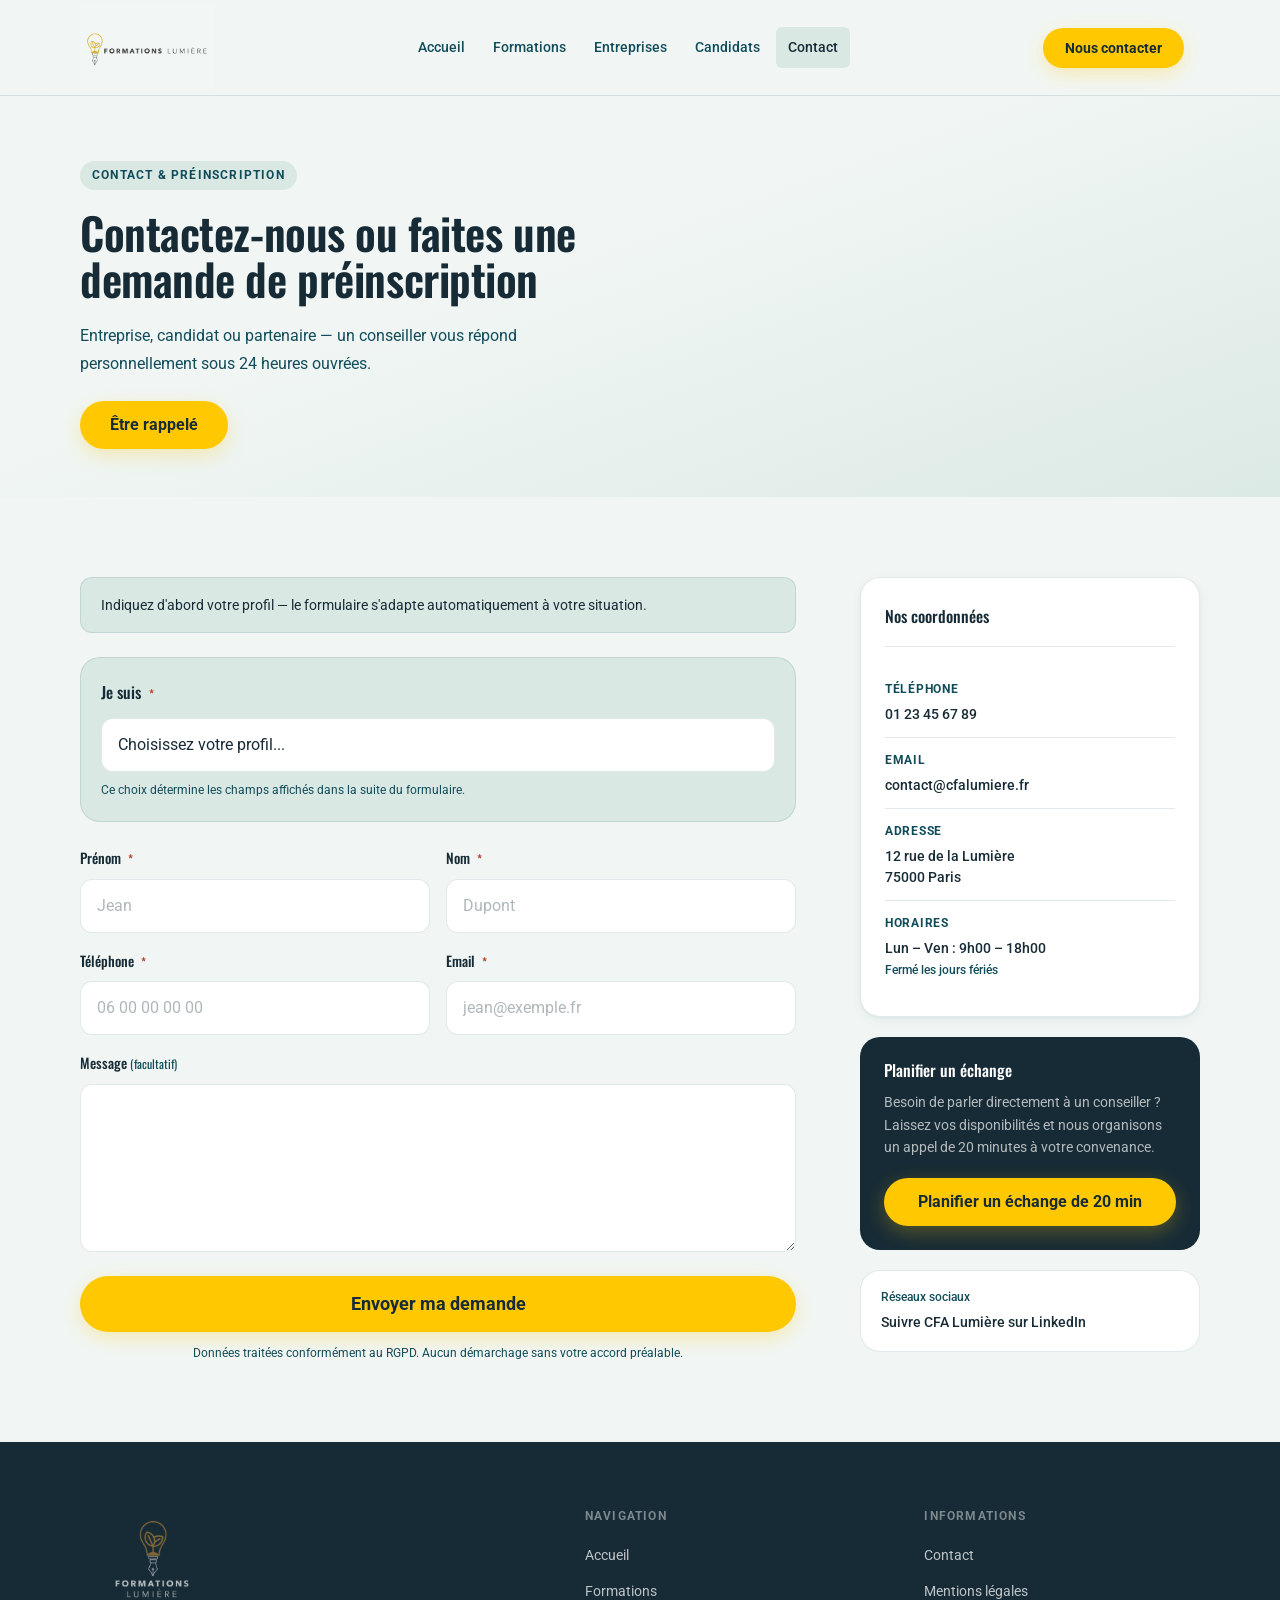
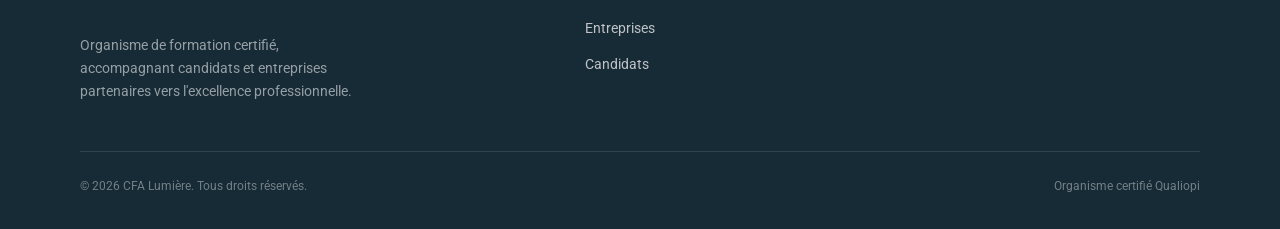
<file: cfa-lumiere-site/contact.html>
<!DOCTYPE html>
<html lang="fr">
<head>
  <meta charset="UTF-8" />
  <meta name="viewport" content="width=device-width, initial-scale=1.0" />
  <title>CFA Lumière — Contact et demande de préinscription</title>
  <meta name="description"
    content="Contactez CFA Lumière pour candidater, recruter un alternant ou engager un partenariat. Réponse sous 24h ouvrées." />
  <link rel="stylesheet" href="styles/main.css" />
  <link rel="icon" href="assets/images/favicon.jpg" type="image/jpeg" />

  <style>
    /* ── Styles spécifiques à la page Contact ────────────── */

    /* Hero compact — pas de min-height 100dvh sur une page fonctionnelle */
    .hero-contact {
      min-height: 0;
      padding: var(--sp-10) 0 var(--sp-9);
    }

    /* Layout 2 colonnes : formulaire + sidebar */
    .contact-grid {
      display: grid;
      gap: var(--sp-10);
      align-items: start;
    }

    @media (min-width: 1024px) {
      .contact-grid {
        grid-template-columns: 1fr 340px;
      }
    }

    /* Sélecteur de profil — mis en valeur */
    .profile-selector {
      padding: var(--sp-5);
      background: var(--color-bg-alt);
      border-radius: var(--radius-l);
      border: 1.5px solid var(--color-border);
      margin-bottom: var(--sp-6);
    }

    .profile-selector .form-label {
      font-size: var(--text-base);
      margin-bottom: var(--sp-3);
      display: block;
    }

    .profile-selector .form-control {
      background: var(--color-surface);
    }

    /* Séparateur de section dans le formulaire */
    .form-section-sep {
      display: flex;
      align-items: center;
      gap: var(--sp-3);
      margin: var(--sp-6) 0 var(--sp-5);
    }

    .form-section-sep-line {
      flex: 1;
      height: 1px;
      background: var(--color-border);
    }

    .form-section-sep-label {
      font-size: var(--text-xs);
      font-weight: 700;
      letter-spacing: 0.08em;
      text-transform: uppercase;
      color: var(--color-text-muted);
      white-space: nowrap;
    }

    /* Groupe de champs conditionnels */
    .profile-fields {
      display: none;
    }

    .profile-fields.is-visible {
      display: block;
      animation: fadeIn 0.25s ease both;
    }

    /* Grille 2 colonnes dans le formulaire */
    .form-grid-2 {
      display: grid;
      gap: var(--sp-4);
      grid-template-columns: 1fr;
    }

    @media (min-width: 580px) {
      .form-grid-2 {
        grid-template-columns: 1fr 1fr;
      }
    }

    /* Sidebar */
    .sidebar-sticky {
      position: sticky;
      top: calc(var(--navbar-height) + var(--sp-5));
      display: flex;
      flex-direction: column;
      gap: var(--sp-5);
    }

    /* Carte info de contact */
    .info-block {
      background: var(--color-surface);
      border: 1px solid var(--color-border);
      border-radius: var(--radius-l);
      padding: var(--sp-6);
      box-shadow: var(--shadow-s);
    }

    .info-block-title {
      font-family: var(--font-heading);
      font-size: var(--text-base);
      font-weight: 500;
      color: var(--color-primary-dk);
      margin-bottom: var(--sp-5);
      padding-bottom: var(--sp-4);
      border-bottom: 1px solid var(--color-border);
    }

    /* Item de contact individuel */
    .contact-item {
      display: flex;
      align-items: flex-start;
      gap: var(--sp-3);
      padding: var(--sp-3) 0;
    }

    .contact-item + .contact-item {
      border-top: 1px solid var(--color-border);
    }

    .contact-item-label {
      font-size: var(--text-xs);
      font-weight: 700;
      letter-spacing: 0.06em;
      text-transform: uppercase;
      color: var(--color-text-muted);
      margin-bottom: var(--sp-1);
    }

    .contact-item-value {
      font-size: var(--text-sm);
      color: var(--color-primary-dk);
      font-weight: 500;
      line-height: 1.5;
    }

    .contact-item-value a {
      color: inherit;
      transition: color var(--t-fast) ease;
    }

    .contact-item-value a:hover {
      color: var(--color-primary);
    }

    /* Carte rendez-vous */
    .rdv-card {
      background: var(--color-primary-dk);
      border-radius: var(--radius-l);
      padding: var(--sp-6);
      color: var(--color-text-inv);
    }

    .rdv-card h3 {
      color: var(--color-text-inv);
      font-size: var(--text-base);
      margin-bottom: var(--sp-3);
    }

    .rdv-card p {
      font-size: var(--text-sm);
      color: rgba(255,255,255,0.68);
      line-height: 1.6;
      margin-bottom: var(--sp-5);
    }

    /* LinkedIn */
    .linkedin-block {
      display: flex;
      align-items: center;
      gap: var(--sp-3);
      padding: var(--sp-4) var(--sp-5);
      background: var(--color-surface);
      border: 1px solid var(--color-border);
      border-radius: var(--radius-l);
      color: var(--color-primary-dk);
      font-size: var(--text-sm);
      font-weight: 500;
      transition: background var(--t-fast) ease, border-color var(--t-fast) ease;
      text-decoration: none;
    }

    .linkedin-block:hover {
      background: var(--color-bg-alt);
      border-color: var(--color-primary);
    }

    /* Indicateur de succès après envoi */
    .form-success-banner {
      display: none;
      padding: var(--sp-6);
      background: rgba(26,107,60,0.07);
      border: 1px solid rgba(26,107,60,0.22);
      border-radius: var(--radius-l);
      color: var(--color-success);
      text-align: center;
    }

    /* ── Image de fond du hero contact ── */
    .hero-contact {
      background:
        linear-gradient(160deg, rgba(241,246,244,0.85) 40%, rgba(217,232,227,0.90) 100%),
        url('https://images.unsplash.com/photo-1521737711867-e3b97375f902?auto=format&fit=crop&w=1920&q=80') center / cover no-repeat;
    }
  </style>
</head>
<body>

  <div id="navbar"></div>

  <main id="main-content">

    <!-- ══════════════════════════════════════════════════
         1. HERO COMPACT
         Page fonctionnelle — pas de plein écran marketing
         ══════════════════════════════════════════════════ -->
    <section class="hero hero-light hero-contact"
             aria-labelledby="hero-heading">
      <div class="container">
        <div class="hero-content" style="max-width:60ch;">

          <span class="eyebrow hero-eyebrow anim-fade-in">
            Contact &amp; Préinscription
          </span>

          <h1 id="hero-heading" class="hero-title anim-fade-up anim-delay-1"
              style="font-size: clamp(1.75rem, 4vw, 2.75rem);">
            Contactez-nous ou faites une demande de préinscription
          </h1>

          <p class="hero-desc anim-fade-up anim-delay-2"
             style="font-size:var(--text-base); margin-bottom:var(--sp-6);">
            Entreprise, candidat ou partenaire — un conseiller vous répond
            personnellement sous 24 heures ouvrées.
          </p>

          <a href="#form-contact"
             class="btn btn-primary anim-fade-up anim-delay-3">
            Être rappelé
          </a>

        </div>
      </div>
    </section>


    <!-- ══════════════════════════════════════════════════
         LAYOUT PRINCIPAL : formulaire + sidebar
         ══════════════════════════════════════════════════ -->
    <section class="section">
      <div class="container">
        <div class="contact-grid">


          <!-- ── COLONNE PRINCIPALE : formulaire adaptatif ── -->
          <div>

            <!-- Bandeau d'aide à la navigation du formulaire -->
            <div class="alert alert-info" style="margin-bottom:var(--sp-6);">
              <span>
                Indiquez d'abord votre profil — le formulaire s'adapte
                automatiquement à votre situation.
              </span>
            </div>

            <!-- 2. FORMULAIRE PRINCIPAL ───────────────────── -->
            <form class="contact-form" id="form-contact"
                  novalidate
                  aria-label="Formulaire de contact et de préinscription">

              <!-- ─ Sélecteur de profil ─────────────────── -->
              <div class="profile-selector">
                <label class="form-label" for="ct-profile">
                  Je suis
                  <span class="req" aria-hidden="true">*</span>
                </label>
                <select class="form-control" id="ct-profile"
                        name="profile" required
                        aria-describedby="profile-hint">
                  <option value="" disabled selected>
                    Choisissez votre profil...
                  </option>
                  <option value="entreprise">Une entreprise</option>
                  <option value="candidat">Un candidat</option>
                  <option value="partenaire">Un partenaire ou institution</option>
                  <option value="autre">Autre demande</option>
                </select>
                <p id="profile-hint" class="form-hint" style="margin-top:var(--sp-2);">
                  Ce choix détermine les champs affichés dans la suite du formulaire.
                </p>
              </div>

              <!-- ─ Champs communs ──────────────────────── -->
              <div class="form-grid-2" style="margin-bottom:var(--sp-4);">
                <div class="form-field">
                  <label class="form-label" for="ct-firstname">
                    Prénom <span class="req" aria-hidden="true">*</span>
                  </label>
                  <input class="form-control" id="ct-firstname" name="firstname"
                         type="text" placeholder="Jean"
                         autocomplete="given-name" required />
                </div>
                <div class="form-field">
                  <label class="form-label" for="ct-lastname">
                    Nom <span class="req" aria-hidden="true">*</span>
                  </label>
                  <input class="form-control" id="ct-lastname" name="lastname"
                         type="text" placeholder="Dupont"
                         autocomplete="family-name" required />
                </div>
              </div>

              <div class="form-grid-2" style="margin-bottom:var(--sp-4);">
                <div class="form-field">
                  <label class="form-label" for="ct-phone">
                    Téléphone <span class="req" aria-hidden="true">*</span>
                  </label>
                  <input class="form-control" id="ct-phone" name="phone"
                         type="tel" placeholder="06 00 00 00 00"
                         autocomplete="tel" required />
                </div>
                <div class="form-field">
                  <label class="form-label" for="ct-email">
                    Email <span class="req" aria-hidden="true">*</span>
                  </label>
                  <input class="form-control" id="ct-email" name="email"
                         type="email" placeholder="jean@exemple.fr"
                         autocomplete="email" required />
                </div>
              </div>


              <!-- ─ Champs conditionnels : ENTREPRISE ──── -->
              <div class="profile-fields" id="fields-entreprise"
                   aria-live="polite">
                <div class="form-section-sep" aria-hidden="true">
                  <span class="form-section-sep-line"></span>
                  <span class="form-section-sep-label">Votre entreprise</span>
                  <span class="form-section-sep-line"></span>
                </div>

                <div class="form-grid-2" style="margin-bottom:var(--sp-4);">
                  <div class="form-field">
                    <label class="form-label" for="ent-company">
                      Nom de l'entreprise
                      <span class="req" aria-hidden="true">*</span>
                    </label>
                    <input class="form-control" id="ent-company" name="company"
                           type="text" placeholder="Nom de votre entreprise"
                           autocomplete="organization" />
                  </div>
                  <div class="form-field">
                    <label class="form-label" for="ent-role">Votre fonction</label>
                    <input class="form-control" id="ent-role" name="role"
                           type="text" placeholder="DRH, Dirigeant..."
                           autocomplete="organization-title" />
                  </div>
                </div>

                <div class="form-grid-2" style="margin-bottom:var(--sp-4);">
                  <div class="form-field">
                    <label class="form-label" for="ent-sector">
                      Secteur d'activité
                    </label>
                    <select class="form-control" id="ent-sector" name="sector">
                      <option value="" disabled selected>Votre secteur</option>
                      <option value="electricite">Électricité / Génie électrique</option>
                      <option value="cvc-froid">CVC / Climatisation / Froid</option>
                      <option value="maintenance">Maintenance industrielle</option>
                      <option value="btp">Bâtiment / BTP</option>
                      <option value="datacenter">Data centers / Infrastructure IT</option>
                      <option value="industrie">Industrie / Production</option>
                      <option value="autre">Autre</option>
                    </select>
                  </div>
                  <div class="form-field">
                    <label class="form-label" for="ent-objet">
                      Objet de la demande
                    </label>
                    <select class="form-control" id="ent-objet" name="objet">
                      <option value="" disabled selected>Choisir</option>
                      <option value="recruter">Recruter un ou plusieurs alternants</option>
                      <option value="infos">Obtenir des informations</option>
                      <option value="partenariat">Devenir partenaire institutionnel</option>
                      <option value="autre">Autre</option>
                    </select>
                  </div>
                </div>
              </div><!-- /fields-entreprise -->


              <!-- ─ Champs conditionnels : CANDIDAT ───── -->
              <div class="profile-fields" id="fields-candidat"
                   aria-live="polite">
                <div class="form-section-sep" aria-hidden="true">
                  <span class="form-section-sep-line"></span>
                  <span class="form-section-sep-label">Votre projet de formation</span>
                  <span class="form-section-sep-line"></span>
                </div>

                <div class="form-grid-2" style="margin-bottom:var(--sp-4);">
                  <div class="form-field">
                    <label class="form-label" for="cand-formation">
                      Formation souhaitée
                    </label>
                    <select class="form-control" id="cand-formation"
                            name="formation">
                      <option value="" disabled selected>Choisir</option>
                      <option value="electricite">TP Électricien(ne)</option>
                      <option value="cvc-froid">TP Technicien(ne) CVC / Froid</option>
                      <option value="indecis">Je ne sais pas encore</option>
                    </select>
                  </div>
                  <div class="form-field">
                    <label class="form-label" for="cand-dispo">
                      Disponibilité
                    </label>
                    <select class="form-control" id="cand-dispo" name="dispo">
                      <option value="" disabled selected>Quand ?</option>
                      <option value="maintenant">Dès maintenant</option>
                      <option value="sept-2025">Septembre 2025</option>
                      <option value="jan-2026">Janvier 2026</option>
                      <option value="plus-tard">Plus tard</option>
                    </select>
                  </div>
                </div>

                <div class="form-field" style="margin-bottom:var(--sp-4);">
                  <label class="form-label" for="cand-objet">
                    Objet de la demande
                  </label>
                  <select class="form-control" id="cand-objet" name="objet">
                    <option value="" disabled selected>Choisir</option>
                    <option value="candidater">Candidater à une formation</option>
                    <option value="preinscription">Préinscription avant rentrée</option>
                    <option value="reunion">S'inscrire à la réunion d'information</option>
                    <option value="infos">Obtenir des informations</option>
                  </select>
                </div>
              </div><!-- /fields-candidat -->


              <!-- ─ Champs conditionnels : PARTENAIRE ── -->
              <div class="profile-fields" id="fields-partenaire"
                   aria-live="polite">
                <div class="form-section-sep" aria-hidden="true">
                  <span class="form-section-sep-line"></span>
                  <span class="form-section-sep-label">Votre organisation</span>
                  <span class="form-section-sep-line"></span>
                </div>

                <div class="form-grid-2" style="margin-bottom:var(--sp-4);">
                  <div class="form-field">
                    <label class="form-label" for="part-org">
                      Nom de l'organisation
                    </label>
                    <input class="form-control" id="part-org" name="organisation"
                           type="text" placeholder="Nom de votre structure"
                           autocomplete="organization" />
                  </div>
                  <div class="form-field">
                    <label class="form-label" for="part-type">
                      Nature du partenariat
                    </label>
                    <select class="form-control" id="part-type" name="partnership">
                      <option value="" disabled selected>Choisir</option>
                      <option value="pedagogique">Partenariat pédagogique</option>
                      <option value="institutionnel">Partenariat institutionnel</option>
                      <option value="convention">Convention d'alternance</option>
                      <option value="autre">Autre</option>
                    </select>
                  </div>
                </div>
              </div><!-- /fields-partenaire -->


              <!-- ─ Champs conditionnels : AUTRE ───────── -->
              <div class="profile-fields" id="fields-autre"
                   aria-live="polite">
                <div class="form-section-sep" aria-hidden="true">
                  <span class="form-section-sep-line"></span>
                  <span class="form-section-sep-label">Votre demande</span>
                  <span class="form-section-sep-line"></span>
                </div>

                <div class="form-field" style="margin-bottom:var(--sp-4);">
                  <label class="form-label" for="autre-objet">
                    Objet de la demande
                  </label>
                  <input class="form-control" id="autre-objet" name="objet"
                         type="text"
                         placeholder="Précisez brièvement l'objet de votre contact" />
                </div>
              </div><!-- /fields-autre -->


              <!-- ─ Message (toujours visible) ──────────── -->
              <div class="form-field" style="margin-top:var(--sp-2);">
                <label class="form-label" for="ct-message">
                  Message
                  <span class="text-xs text-muted" style="font-weight:400;">
                    (facultatif)
                  </span>
                </label>
                <textarea class="form-control" id="ct-message" name="message"
                          rows="5"
                          placeholder="Précisez votre demande, vos contraintes, votre contexte...">
                </textarea>
              </div>

              <!-- ─ CTA + confirmation RGPD ──────────── -->
              <div style="margin-top:var(--sp-6);">
                <button type="submit"
                        class="btn btn-primary btn-full btn-lg">
                  Envoyer ma demande
                </button>
                <p class="text-xs text-muted"
                   style="text-align:center; margin-top:var(--sp-3); line-height:1.5;">
                  Données traitées conformément au RGPD.
                  Aucun démarchage sans votre accord préalable.
                </p>
              </div>

              <!-- Message de succès (affiché après envoi par JS) -->
              <div class="alert alert-success form-success-banner"
                   id="form-success" role="alert" aria-live="polite">
                <div>
                  <strong style="display:block; margin-bottom:var(--sp-1);">
                    Demande envoyée
                  </strong>
                  Un conseiller vous contacte sous 24 heures ouvrées.
                </div>
              </div>

            </form><!-- /contact-form -->

          </div><!-- /colonne formulaire -->


          <!-- ── SIDEBAR : coordonnées + rendez-vous ──── -->
          <aside class="sidebar-sticky" aria-label="Informations de contact">


            <!-- 4. COORDONNÉES ───────────────────────────── -->
            <div class="info-block">
              <p class="info-block-title">Nos coordonnées</p>

              <div class="contact-item">
                <div>
                  <p class="contact-item-label">Téléphone</p>
                  <p class="contact-item-value">
                    <a href="tel:+33123456789">01 23 45 67 89</a>
                  </p>
                </div>
              </div>

              <div class="contact-item">
                <div>
                  <p class="contact-item-label">Email</p>
                  <p class="contact-item-value">
                    <a href="mailto:contact@cfalumiere.fr">
                      contact@cfalumiere.fr
                    </a>
                  </p>
                </div>
              </div>

              <div class="contact-item">
                <div>
                  <p class="contact-item-label">Adresse</p>
                  <p class="contact-item-value">
                    12 rue de la Lumière<br />
                    75000 Paris
                  </p>
                </div>
              </div>

              <div class="contact-item">
                <div>
                  <p class="contact-item-label">Horaires</p>
                  <p class="contact-item-value">
                    Lun – Ven : 9h00 – 18h00<br />
                    <span style="color:var(--color-text-muted); font-size:var(--text-xs);">
                      Fermé les jours fériés
                    </span>
                  </p>
                </div>
              </div>

            </div><!-- /info-block -->


            <!-- 5. BLOC RENDEZ-VOUS ─────────────────────── -->
            <div class="rdv-card">
              <h3>Planifier un échange</h3>
              <p>
                Besoin de parler directement à un conseiller ?
                Laissez vos disponibilités et nous organisons
                un appel de 20 minutes à votre convenance.
              </p>
              <button
                class="btn btn-primary btn-full"
                data-rdv-trigger
                type="button"
                aria-label="Pré-remplir le formulaire pour planifier un échange"
              >
                Planifier un échange de 20 min
              </button>
            </div><!-- /rdv-card -->


            <!-- 6. LINKEDIN ──────────────────────────────── -->
            <a href="https://linkedin.com/company/cfa-lumiere"
               class="linkedin-block"
               target="_blank"
               rel="noopener noreferrer"
               aria-label="Suivre CFA Lumière sur LinkedIn (ouvre un nouvel onglet)">

              <div>
                <span style="display:block; font-size:var(--text-xs);
                             color:var(--color-text-muted); margin-bottom:2px;">
                  Réseaux sociaux
                </span>
                Suivre CFA Lumière sur LinkedIn
              </div>

            </a><!-- /linkedin-block -->

          </aside><!-- /sidebar -->

        </div><!-- /contact-grid -->
      </div>
    </section>

  </main>

  <div id="footer"></div>
  <script src="js/main.js"></script>

  <!-- ══════════════════════════════════════════════════
       3. LOGIQUE UX : formulaire adaptatif
       Affichage conditionnel des champs selon le profil
       Inline pour isolation — pas de dépendance externe
       ══════════════════════════════════════════════════ -->
  <script>
    (function () {
      'use strict';

      var profileSelect  = document.getElementById('ct-profile');
      var messageField   = document.getElementById('ct-message');
      var allGroups      = document.querySelectorAll('.profile-fields');
      var formSuccess    = document.getElementById('form-success');
      var contactForm    = document.getElementById('form-contact');

      if (!profileSelect) return;

      // ── Affichage conditionnel selon le profil ──────────

      var REQUIRED_FIELDS = {
        entreprise: ['ent-company'],
        candidat:   [],
        partenaire: [],
        autre:      []
      };

      function hideAllGroups() {
        allGroups.forEach(function (group) {
          group.classList.remove('is-visible');
          // Désactiver les required pour ne pas bloquer l'envoi
          group.querySelectorAll('input, select, textarea').forEach(function (f) {
            f.required = false;
          });
        });
      }

      function showGroup(profileValue) {
        var group = document.getElementById('fields-' + profileValue);
        if (!group) return;

        group.classList.add('is-visible');

        // Réactiver les required spécifiques au profil
        var requiredIds = REQUIRED_FIELDS[profileValue] || [];
        requiredIds.forEach(function (id) {
          var field = document.getElementById(id);
          if (field) field.required = true;
        });
      }

      profileSelect.addEventListener('change', function () {
        hideAllGroups();
        if (this.value) showGroup(this.value);
      });


      // ── Bouton "Planifier un échange de 20 min" ─────────

      var rdvBtn = document.querySelector('[data-rdv-trigger]');

      if (rdvBtn && messageField) {
        rdvBtn.addEventListener('click', function () {
          // Pré-remplir le message
          if (!messageField.value) {
            messageField.value =
              'Je souhaite planifier un échange de 20 minutes.\n' +
              'Mes disponibilités : ';
          }

          // Scrolle vers le formulaire et focus le textarea
          var formEl = document.getElementById('form-contact');
          if (formEl) {
            formEl.scrollIntoView({ behavior: 'smooth', block: 'start' });
          }

          // Focus différé pour laisser le scroll se terminer
          setTimeout(function () {
            messageField.focus();
            // Placer le curseur à la fin du texte pré-rempli
            var len = messageField.value.length;
            messageField.setSelectionRange(len, len);
          }, 450);
        });
      }


      // ── Succès d'envoi : remplace le formulaire ─────────
      // Le handler principal est dans main.js (délégation sur document).
      // On observe l'ajout de la classe de succès via un MutationObserver
      // pour afficher le bandeau sans modifier main.js.

      if (contactForm && formSuccess) {
        var observer = new MutationObserver(function () {
          // main.js réinitialise le formulaire après envoi
          // On se base sur le fait que le bouton redevient actif
          // et que le formulaire est réinitialisé (values = '')
        });

        // Approche directe : écoute le submit et affiche le succès
        // après la gestion de main.js (setTimeout légèrement supérieur)
        contactForm.addEventListener('submit', function () {
          setTimeout(function () {
            // Si le formulaire a été réinitialisé (signe de succès)
            if (profileSelect.value === '') {
              formSuccess.style.display = 'flex';
              formSuccess.scrollIntoView({ behavior: 'smooth', block: 'nearest' });
              setTimeout(function () {
                formSuccess.style.display = 'none';
              }, 8000);
            }
          }, 1100); // légèrement après le délai de main.js (800ms)
        });
      }

    })();
  </script>

</body>
</html>
</file>
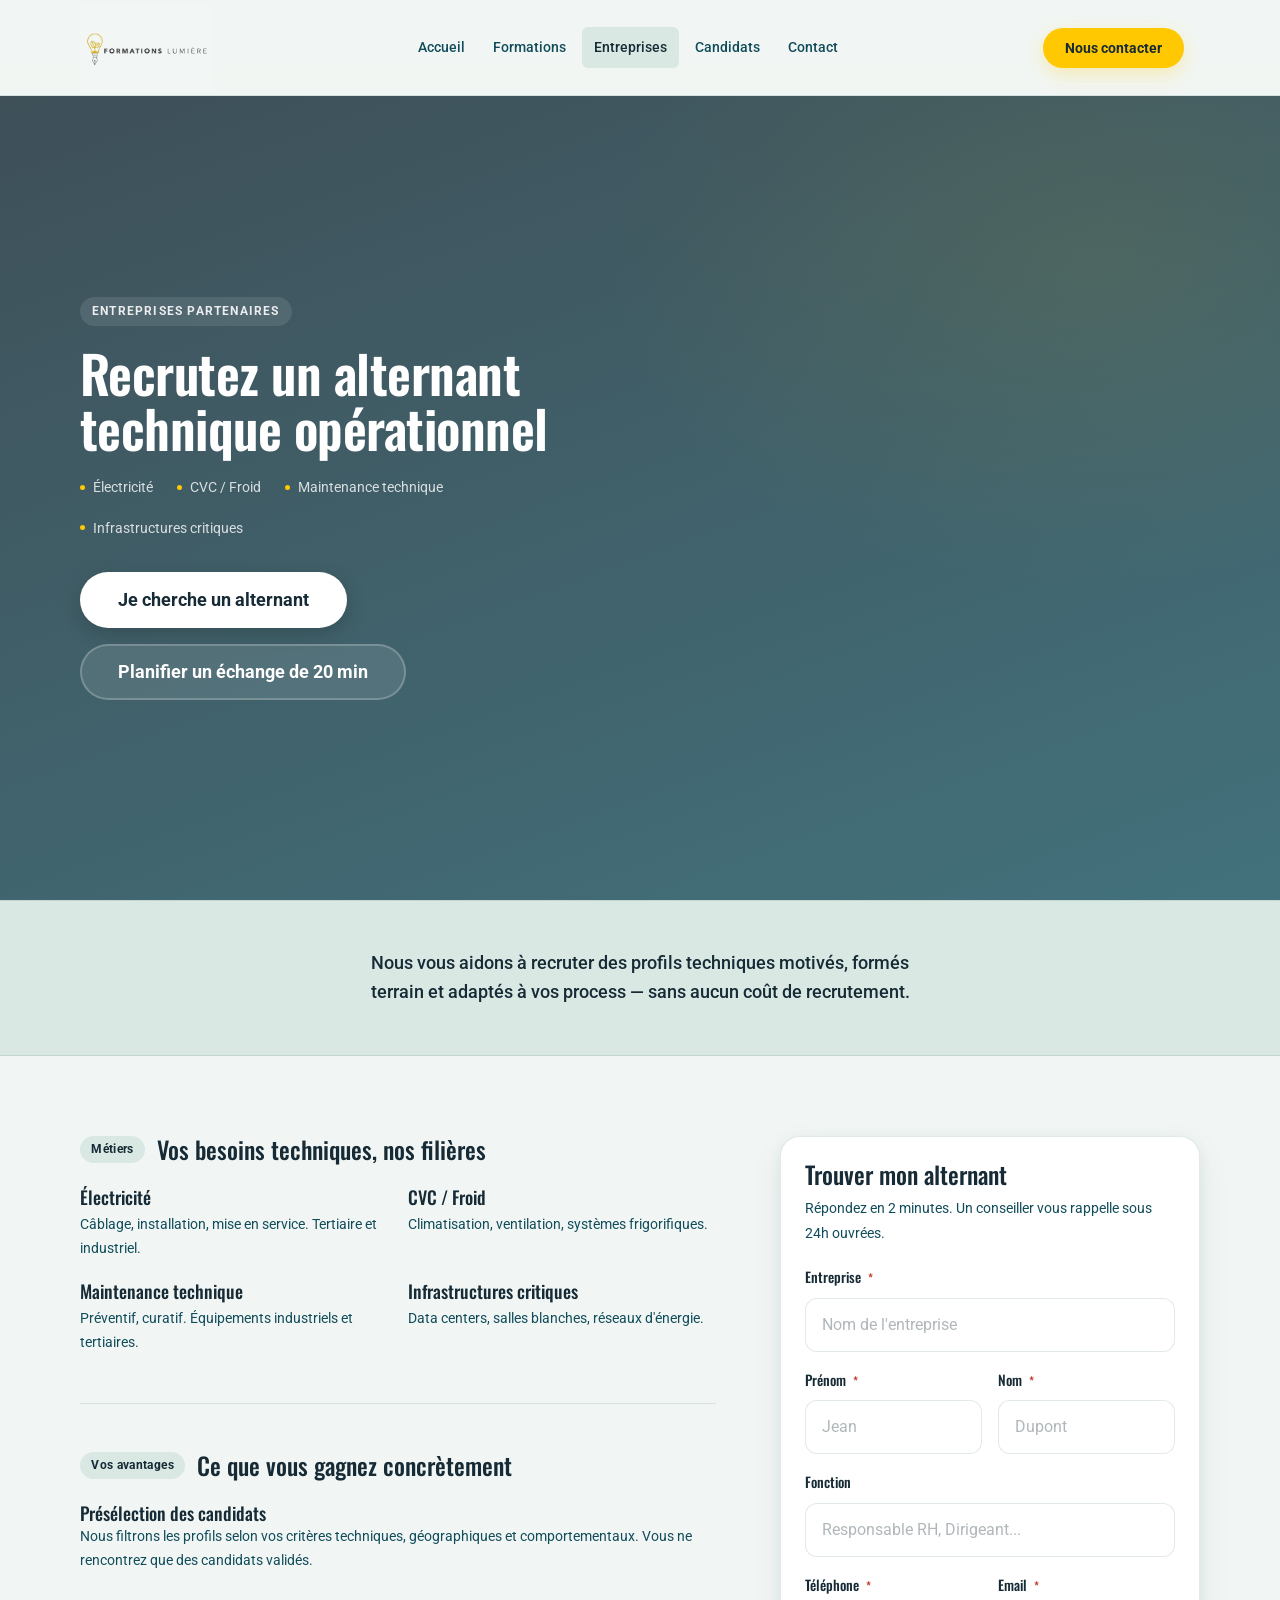
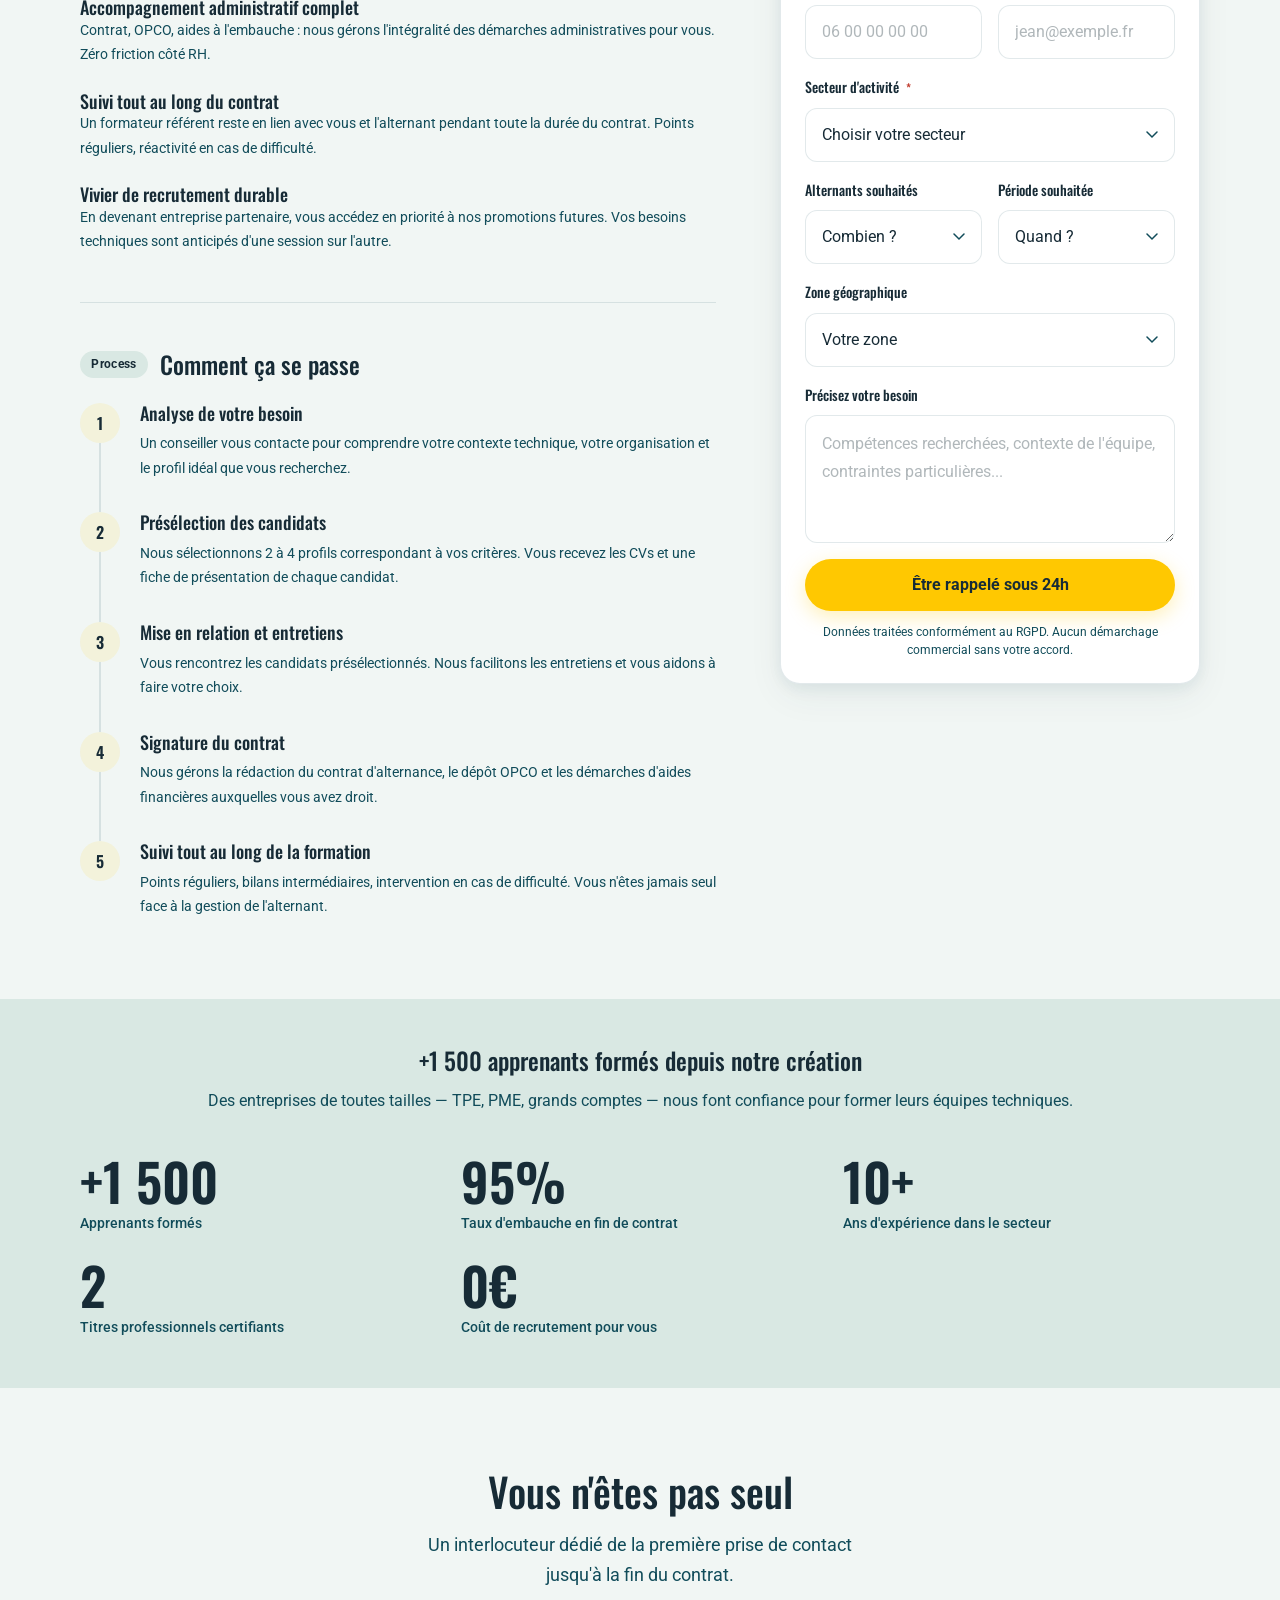
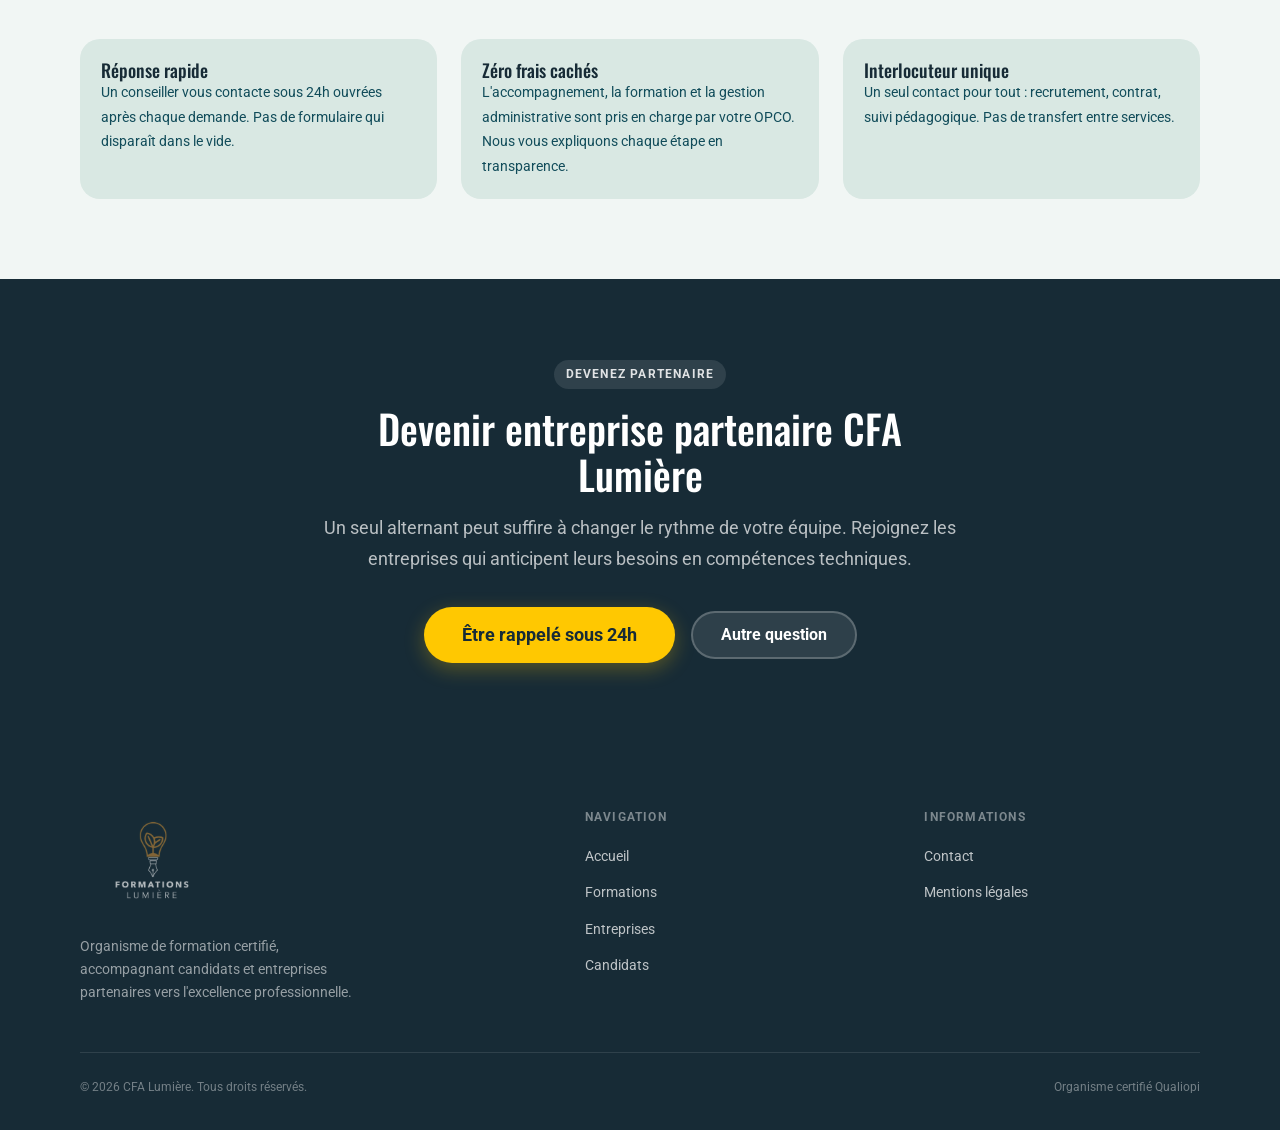
<file: cfa-lumiere-site/entreprises.html>
<!DOCTYPE html>
<html lang="fr">
<head>
  <meta charset="UTF-8" />
  <meta name="viewport" content="width=device-width, initial-scale=1.0" />
  <title>CFA Lumière — Recruter un alternant technique | Entreprises</title>
  <meta name="description"
    content="Recrutez un alternant en électricité, CVC/froid ou maintenance technique. CFA Lumière présélectionne les candidats, gère l'administratif et assure le suivi tout au long du contrat." />
  <link rel="stylesheet" href="styles/main.css" />
  <link rel="icon" href="assets/images/favicon.jpg" type="image/jpeg" />

  <style>
    /* ── Styles spécifiques à la page Entreprises ────────── */

    /* Layout principal : contenu gauche + formulaire droit */
    .ent-grid {
      display: grid;
      gap: var(--sp-10);
      align-items: start;
    }

    @media (min-width: 1024px) {
      .ent-grid {
        grid-template-columns: 1fr 420px;
      }
    }

    /* Formulaire collant sur desktop */
    .form-sticky {
      position: sticky;
      top: calc(var(--navbar-height) + var(--sp-6));
    }

    /* Titres de sous-sections dans la colonne gauche */
    .content-block {
      padding-bottom: var(--sp-9);
      border-bottom: 1px solid var(--color-border);
    }

    .content-block:last-child {
      border-bottom: none;
      padding-bottom: 0;
    }

    .content-block-title {
      display: flex;
      align-items: center;
      gap: var(--sp-3);
      margin-bottom: var(--sp-6);
    }

    .content-block-title .badge {
      flex-shrink: 0;
    }

    /* Card métier compacte : icône + texte inline */
    .metier-card {
      display: flex;
      align-items: flex-start;
      gap: var(--sp-4);
    }

    .metier-card h4 {
      margin-bottom: var(--sp-1);
    }

    /* Bénéfice : icône coche + contenu */
    .benefit-item {
      display: flex;
      gap: var(--sp-4);
      align-items: flex-start;
    }

    /* Ligne de connexion entre steps */
    .steps-list {
      display: flex;
      flex-direction: column;
      gap: 0;
    }

    .step-item {
      display: flex;
      gap: var(--sp-5);
      position: relative;
    }

    /* Ligne verticale reliant les bullets */
    .step-item:not(:last-child)::before {
      content: '';
      position: absolute;
      left: 1.2rem;           /* centre du bullet (2.5rem / 2 = 1.25rem ≈ 1.2rem) */
      top: 2.5rem;            /* sous le bullet */
      bottom: 0;
      width: 1.5px;
      background: var(--color-border);
    }

    .step-item-body {
      padding-bottom: var(--sp-7);
    }

    .step-item:last-child .step-item-body {
      padding-bottom: 0;
    }

    .step-item-body h4 {
      margin-bottom: var(--sp-2);
    }

    /* Formulaire — champs en grille 2 colonnes sur desktop */
    .form-grid-2 {
      display: grid;
      grid-template-columns: 1fr;
      gap: var(--sp-4);
    }

    @media (min-width: 640px) {
      .form-grid-2 {
        grid-template-columns: 1fr 1fr;
      }
    }

    .form-grid-full {
      grid-column: 1 / -1;
    }

    /* Garantie RGPD sous le CTA */
    .form-rgpd {
      font-size: var(--text-xs);
      color: var(--color-text-muted);
      text-align: center;
      margin-top: var(--sp-3);
      line-height: 1.5;
    }

    /* Section preuve : fond alterné avec divider accent */
    .proof-strip {
      border-top: 1px solid var(--color-border);
      border-bottom: 1px solid var(--color-border);
    }

    /* Grid 5 stats pour la section preuve */
    .stats-row {
      display: grid;
      grid-template-columns: repeat(2, 1fr);
      gap: var(--sp-6);
    }

    @media (min-width: 768px) {
      .stats-row {
        grid-template-columns: repeat(3, 1fr);
      }
    }

    /* Hero entreprises : tag métier dans la liste rapide */
    .metier-tag {
      display: inline-flex;
      align-items: center;
      gap: var(--sp-2);
      font-size: var(--text-sm);
      color: rgba(255, 255, 255, 0.80);
    }

    .metier-tag::before {
      content: '';
      display: block;
      width: 5px;
      height: 5px;
      border-radius: 50%;
      background: var(--color-accent);
      flex-shrink: 0;
    }

    /* ── Image de fond du hero entreprises ── */
    .hero-dark {
      background:
        linear-gradient(160deg, rgba(23,43,54,0.82) 0%, rgba(17,76,90,0.78) 100%),
        url('https://images.unsplash.com/photo-1454165804606-c3d57bc86b40?auto=format&fit=crop&w=1920&q=80') center / cover no-repeat;
    }
  </style>
</head>
<body>

  <div id="navbar"></div>

  <main id="main-content">

    <!-- ══════════════════════════════════════════════════
         1. HERO
         Ton B2B direct — dark pour différencier de l'accueil
         ══════════════════════════════════════════════════ -->
    <section class="hero hero-dark" aria-labelledby="hero-heading">
      <div class="container">
        <div class="hero-content">

          <span class="eyebrow hero-eyebrow anim-fade-in">
            Entreprises partenaires
          </span>

          <h1 id="hero-heading" class="hero-title anim-fade-up anim-delay-1">
            Recrutez un alternant technique opérationnel
          </h1>

          <!-- Métiers en ligne — lecture rapide -->
          <div class="anim-fade-up anim-delay-2"
               style="display: flex; flex-wrap: wrap; gap: var(--sp-4) var(--sp-6);
                      margin-bottom: var(--sp-7);">
            <span class="metier-tag">Électricité</span>
            <span class="metier-tag">CVC / Froid</span>
            <span class="metier-tag">Maintenance technique</span>
            <span class="metier-tag">Infrastructures critiques</span>
          </div>

          <div class="hero-actions anim-fade-up anim-delay-3">
            <a href="#form-entreprise" class="btn btn-primary btn-lg">
              Je cherche un alternant
            </a>
            <a href="#form-entreprise" class="btn btn-ghost btn-lg">
              Planifier un échange de 20 min
            </a>
          </div>

        </div>
      </div>
    </section>


    <!-- ══════════════════════════════════════════════════
         2. PROMESSE
         Une phrase. Un engagement. Pas de bla-bla.
         ══════════════════════════════════════════════════ -->
    <section class="section-sm section-quiet proof-strip" aria-label="Notre engagement">
      <div class="container">
        <div style="max-width: 64ch; margin-inline: auto; text-align: center;">
          <p style="font-size: var(--text-lg); font-weight: 500;
                    color: var(--color-primary-dk); line-height: 1.6; margin: 0;">
            Nous vous aidons à recruter des profils techniques motivés,
            formés terrain et adaptés à vos process — sans aucun coût de recrutement.
          </p>
        </div>
      </div>
    </section>


    <!-- ══════════════════════════════════════════════════
         LAYOUT PRINCIPAL : contenu gauche / formulaire droit
         Formulaire en sticky sur desktop (visible dès le scroll)
         ══════════════════════════════════════════════════ -->
    <section class="section">
      <div class="container">
        <div class="ent-grid">

          <!-- ── COLONNE GAUCHE : contenu ──────────────── -->
          <div class="stack stack-6" style="gap: 0;">


            <!-- 3. MÉTIERS CONCERNÉS ───────────────────── -->
            <div class="content-block">
              <div class="content-block-title">
                <span class="badge badge-neutral">Métiers</span>
                <h2 style="font-size: var(--text-xl); margin: 0;">
                  Vos besoins techniques, nos filières
                </h2>
              </div>

              <div class="grid-2" style="gap: var(--sp-5);">

                <article class="metier-card">
                  <div>
                    <h4>Électricité</h4>
                    <p class="text-sm text-muted">
                      Câblage, installation, mise en service. Tertiaire et industriel.
                    </p>
                  </div>
                </article>

                <article class="metier-card">
                  <div>
                    <h4>CVC / Froid</h4>
                    <p class="text-sm text-muted">
                      Climatisation, ventilation, systèmes frigorifiques.
                    </p>
                  </div>
                </article>

                <article class="metier-card">
                  <div>
                    <h4>Maintenance technique</h4>
                    <p class="text-sm text-muted">
                      Préventif, curatif. Équipements industriels et tertiaires.
                    </p>
                  </div>
                </article>

                <article class="metier-card">
                  <div>
                    <h4>Infrastructures critiques</h4>
                    <p class="text-sm text-muted">
                      Data centers, salles blanches, réseaux d'énergie.
                    </p>
                  </div>
                </article>

              </div>
            </div><!-- /content-block métiers -->


            <!-- 4. BÉNÉFICES ENTREPRISE ─────────────────── -->
            <div class="content-block" style="padding-top: var(--sp-9);">
              <div class="content-block-title">
                <span class="badge badge-neutral">Vos avantages</span>
                <h2 style="font-size: var(--text-xl); margin: 0;">
                  Ce que vous gagnez concrètement
                </h2>
              </div>

              <div class="stack stack-6" style="gap: var(--sp-6);">

                <div class="benefit-item">
                  <div>
                    <h4>Présélection des candidats</h4>
                    <p class="text-sm text-muted">
                      Nous filtrons les profils selon vos critères techniques,
                      géographiques et comportementaux. Vous ne rencontrez
                      que des candidats validés.
                    </p>
                  </div>
                </div>

                <div class="benefit-item">
                  <div>
                    <h4>Accompagnement administratif complet</h4>
                    <p class="text-sm text-muted">
                      Contrat, OPCO, aides à l'embauche : nous gérons
                      l'intégralité des démarches administratives pour vous.
                      Zéro friction côté RH.
                    </p>
                  </div>
                </div>

                <div class="benefit-item">
                  <div>
                    <h4>Suivi tout au long du contrat</h4>
                    <p class="text-sm text-muted">
                      Un formateur référent reste en lien avec vous et l'alternant
                      pendant toute la durée du contrat. Points réguliers, réactivité
                      en cas de difficulté.
                    </p>
                  </div>
                </div>

                <div class="benefit-item">
                  <div>
                    <h4>Vivier de recrutement durable</h4>
                    <p class="text-sm text-muted">
                      En devenant entreprise partenaire, vous accédez en priorité
                      à nos promotions futures. Vos besoins techniques sont anticipés
                      d'une session sur l'autre.
                    </p>
                  </div>
                </div>

              </div>
            </div><!-- /content-block bénéfices -->


            <!-- 5. PROCESS EN 5 ÉTAPES ──────────────────── -->
            <div class="content-block" style="padding-top: var(--sp-9);">
              <div class="content-block-title">
                <span class="badge badge-neutral">Process</span>
                <h2 style="font-size: var(--text-xl); margin: 0;">
                  Comment ça se passe
                </h2>
              </div>

              <div class="steps-list" role="list">

                <div class="step-item" role="listitem">
                  <div class="step-number" aria-label="Étape 1">1</div>
                  <div class="step-item-body">
                    <h4>Analyse de votre besoin</h4>
                    <p class="text-sm text-muted">
                      Un conseiller vous contacte pour comprendre votre
                      contexte technique, votre organisation et le profil
                      idéal que vous recherchez.
                    </p>
                  </div>
                </div>

                <div class="step-item" role="listitem">
                  <div class="step-number" aria-label="Étape 2">2</div>
                  <div class="step-item-body">
                    <h4>Présélection des candidats</h4>
                    <p class="text-sm text-muted">
                      Nous sélectionnons 2 à 4 profils correspondant
                      à vos critères. Vous recevez les CVs et une fiche
                      de présentation de chaque candidat.
                    </p>
                  </div>
                </div>

                <div class="step-item" role="listitem">
                  <div class="step-number" aria-label="Étape 3">3</div>
                  <div class="step-item-body">
                    <h4>Mise en relation et entretiens</h4>
                    <p class="text-sm text-muted">
                      Vous rencontrez les candidats présélectionnés.
                      Nous facilitons les entretiens et vous aidons
                      à faire votre choix.
                    </p>
                  </div>
                </div>

                <div class="step-item" role="listitem">
                  <div class="step-number" aria-label="Étape 4">4</div>
                  <div class="step-item-body">
                    <h4>Signature du contrat</h4>
                    <p class="text-sm text-muted">
                      Nous gérons la rédaction du contrat d'alternance,
                      le dépôt OPCO et les démarches d'aides financières
                      auxquelles vous avez droit.
                    </p>
                  </div>
                </div>

                <div class="step-item" role="listitem">
                  <div class="step-number" aria-label="Étape 5">5</div>
                  <div class="step-item-body">
                    <h4>Suivi tout au long de la formation</h4>
                    <p class="text-sm text-muted">
                      Points réguliers, bilans intermédiaires, intervention
                      en cas de difficulté. Vous n'êtes jamais seul face
                      à la gestion de l'alternant.
                    </p>
                  </div>
                </div>

              </div>
            </div><!-- /content-block process -->


          </div><!-- /colonne gauche -->


          <!-- ── COLONNE DROITE : formulaire ──────────── -->
          <div class="form-sticky" id="form-entreprise">
            <div class="card" style="padding: var(--sp-6);">

              <div style="margin-bottom: var(--sp-5);">
                <h2 style="font-size: var(--text-xl); margin-bottom: var(--sp-2);">
                  Trouver mon alternant
                </h2>
                <p class="text-sm text-muted">
                  Répondez en 2 minutes. Un conseiller vous rappelle
                  sous 24h ouvrées.
                </p>
              </div>

              <!-- ══ FORMULAIRE LEAD ENTREPRISE ══ -->
              <form
                class="entreprises-form"
                novalidate
                aria-label="Formulaire de demande de recrutement alternant"
              >
                <div class="stack stack-4" style="gap: var(--sp-4);">

                  <!-- Nom de l'entreprise -->
                  <div class="form-field">
                    <label class="form-label" for="ent-company">
                      Entreprise <span class="req" aria-hidden="true">*</span>
                    </label>
                    <input
                      class="form-control"
                      id="ent-company"
                      name="company"
                      type="text"
                      placeholder="Nom de l'entreprise"
                      autocomplete="organization"
                      required
                    />
                  </div>

                  <!-- Prénom + Nom -->
                  <div class="form-grid-2">
                    <div class="form-field">
                      <label class="form-label" for="ent-firstname">
                        Prénom <span class="req" aria-hidden="true">*</span>
                      </label>
                      <input
                        class="form-control"
                        id="ent-firstname"
                        name="firstname"
                        type="text"
                        placeholder="Jean"
                        autocomplete="given-name"
                        required
                      />
                    </div>
                    <div class="form-field">
                      <label class="form-label" for="ent-lastname">
                        Nom <span class="req" aria-hidden="true">*</span>
                      </label>
                      <input
                        class="form-control"
                        id="ent-lastname"
                        name="lastname"
                        type="text"
                        placeholder="Dupont"
                        autocomplete="family-name"
                        required
                      />
                    </div>
                  </div>

                  <!-- Fonction -->
                  <div class="form-field">
                    <label class="form-label" for="ent-role">Fonction</label>
                    <input
                      class="form-control"
                      id="ent-role"
                      name="role"
                      type="text"
                      placeholder="Responsable RH, Dirigeant..."
                      autocomplete="organization-title"
                    />
                  </div>

                  <!-- Téléphone + Email -->
                  <div class="form-grid-2">
                    <div class="form-field">
                      <label class="form-label" for="ent-phone">
                        Téléphone <span class="req" aria-hidden="true">*</span>
                      </label>
                      <input
                        class="form-control"
                        id="ent-phone"
                        name="phone"
                        type="tel"
                        placeholder="06 00 00 00 00"
                        autocomplete="tel"
                        required
                      />
                    </div>
                    <div class="form-field">
                      <label class="form-label" for="ent-email">
                        Email <span class="req" aria-hidden="true">*</span>
                      </label>
                      <input
                        class="form-control"
                        id="ent-email"
                        name="email"
                        type="email"
                        placeholder="jean@exemple.fr"
                        autocomplete="email"
                        required
                      />
                    </div>
                  </div>

                  <!-- Secteur d'activité -->
                  <div class="form-field">
                    <label class="form-label" for="ent-sector">
                      Secteur d'activité <span class="req" aria-hidden="true">*</span>
                    </label>
                    <select class="form-control" id="ent-sector" name="sector" required>
                      <option value="" disabled selected>Choisir votre secteur</option>
                      <option value="electricite">Électricité / Génie électrique</option>
                      <option value="cvc-froid">CVC / Climatisation / Froid</option>
                      <option value="maintenance">Maintenance industrielle</option>
                      <option value="btp">Bâtiment / BTP</option>
                      <option value="datacenter">Data centers / Infrastructure IT</option>
                      <option value="industrie">Industrie / Production</option>
                      <option value="autre">Autre</option>
                    </select>
                  </div>

                  <!-- Nb alternants + Période -->
                  <div class="form-grid-2">
                    <div class="form-field">
                      <label class="form-label" for="ent-count">
                        Alternants souhaités
                      </label>
                      <select class="form-control" id="ent-count" name="count">
                        <option value="" disabled selected>Combien ?</option>
                        <option value="1">1</option>
                        <option value="2-3">2 à 3</option>
                        <option value="4-5">4 à 5</option>
                        <option value="6+">6 ou plus</option>
                      </select>
                    </div>
                    <div class="form-field">
                      <label class="form-label" for="ent-period">
                        Période souhaitée
                      </label>
                      <select class="form-control" id="ent-period" name="period">
                        <option value="" disabled selected>Quand ?</option>
                        <option value="sept-2025">Septembre 2025</option>
                        <option value="jan-2026">Janvier 2026</option>
                        <option value="sept-2026">Septembre 2026</option>
                        <option value="flexible">Flexible</option>
                      </select>
                    </div>
                  </div>

                  <!-- Zone géographique -->
                  <div class="form-field">
                    <label class="form-label" for="ent-zone">Zone géographique</label>
                    <select class="form-control" id="ent-zone" name="zone">
                      <option value="" disabled selected>Votre zone</option>
                      <option value="paris">Paris intra-muros</option>
                      <option value="petite-couronne">Petite couronne (92, 93, 94)</option>
                      <option value="grande-couronne">Grande couronne (77, 78, 91, 95)</option>
                      <option value="hors-idf">Hors Île-de-France</option>
                    </select>
                  </div>

                  <!-- Message -->
                  <div class="form-field">
                    <label class="form-label" for="ent-message">
                      Précisez votre besoin
                    </label>
                    <textarea
                      class="form-control"
                      id="ent-message"
                      name="message"
                      rows="3"
                      placeholder="Compétences recherchées, contexte de l'équipe, contraintes particulières..."
                    ></textarea>
                  </div>

                  <!-- CTA -->
                  <div>
                    <button
                      type="submit"
                      class="btn btn-primary btn-full"
                      style="min-height: 3.25rem; font-size: var(--text-base);"
                    >
                      Être rappelé sous 24h
                    </button>
                    <p class="form-rgpd">
                      Données traitées conformément au RGPD.
                      Aucun démarchage commercial sans votre accord.
                    </p>
                  </div>

                </div>
              </form>
              <!-- /formulaire -->

            </div>
          </div><!-- /colonne droite -->

        </div><!-- /ent-grid -->
      </div><!-- /container -->
    </section>


    <!-- ══════════════════════════════════════════════════
         6. PREUVE DE CRÉDIBILITÉ
         Chiffres courts, impact maximum
         ══════════════════════════════════════════════════ -->
    <section class="section-sm section-quiet" aria-label="Chiffres clés">
      <div class="container">

        <div style="text-align: center; margin-bottom: var(--sp-8);">
          <h2 style="font-size: var(--text-xl); margin-bottom: var(--sp-3);">
            +1 500 apprenants formés depuis notre création
          </h2>
          <p class="text-muted">
            Des entreprises de toutes tailles — TPE, PME, grands comptes —
            nous font confiance pour former leurs équipes techniques.
          </p>
        </div>

        <div class="stats-row">
          <div class="stat">
            <span class="stat-value">+1 500</span>
            <span class="stat-label">Apprenants formés</span>
          </div>
          <div class="stat">
            <span class="stat-value">95%</span>
            <span class="stat-label">Taux d'embauche en fin de contrat</span>
          </div>
          <div class="stat">
            <span class="stat-value">10+</span>
            <span class="stat-label">Ans d'expérience dans le secteur</span>
          </div>
          <div class="stat">
            <span class="stat-value">2</span>
            <span class="stat-label">Titres professionnels certifiants</span>
          </div>
          <div class="stat">
            <span class="stat-value">0€</span>
            <span class="stat-label">Coût de recrutement pour vous</span>
          </div>
        </div>

      </div>
    </section>


    <!-- ══════════════════════════════════════════════════
         7. RÉASSURANCE FINALE
         Trois preuves courtes avant le CTA de clôture
         ══════════════════════════════════════════════════ -->
    <section class="section" aria-labelledby="reassurance-heading">
      <div class="container">

        <div class="section-header section-header-center">
          <h2 id="reassurance-heading">Vous n'êtes pas seul</h2>
          <p class="lead">
            Un interlocuteur dédié de la première prise de contact
            jusqu'à la fin du contrat.
          </p>
        </div>

        <div class="grid-3">

          <div class="card card-ghost card-compact">
            <h4>Réponse rapide</h4>
            <p class="text-sm text-muted">
              Un conseiller vous contacte sous 24h ouvrées après
              chaque demande. Pas de formulaire qui disparaît dans le vide.
            </p>
          </div>

          <div class="card card-ghost card-compact">
            <h4>Zéro frais cachés</h4>
            <p class="text-sm text-muted">
              L'accompagnement, la formation et la gestion administrative
              sont pris en charge par votre OPCO. Nous vous expliquons
              chaque étape en transparence.
            </p>
          </div>

          <div class="card card-ghost card-compact">
            <h4>Interlocuteur unique</h4>
            <p class="text-sm text-muted">
              Un seul contact pour tout : recrutement, contrat,
              suivi pédagogique. Pas de transfert entre services.
            </p>
          </div>

        </div>
      </div>
    </section>


    <!-- ══════════════════════════════════════════════════
         8. CTA FINAL
         "Devenir entreprise partenaire" — ancrage et conversion
         ══════════════════════════════════════════════════ -->
    <section class="section section-dark" aria-labelledby="cta-final-heading">
      <div class="container" style="max-width: 640px; text-align: center;">

        <span class="eyebrow">Devenez partenaire</span>

        <h2 id="cta-final-heading" style="margin-top: var(--sp-4);">
          Devenir entreprise partenaire CFA Lumière
        </h2>
        <p class="lead" style="margin-top: var(--sp-4);">
          Un seul alternant peut suffire à changer le rythme de votre équipe.
          Rejoignez les entreprises qui anticipent leurs besoins en compétences techniques.
        </p>

        <div class="cluster" style="justify-content: center; margin-top: var(--sp-7);">
          <a href="#form-entreprise" class="btn btn-primary btn-lg">
            Être rappelé sous 24h
          </a>
          <a href="contact.html" class="btn btn-ghost">
            Autre question
          </a>
        </div>

      </div>
    </section>

  </main>

  <div id="footer"></div>
  <script src="js/main.js"></script>
</body>
</html>
</file>
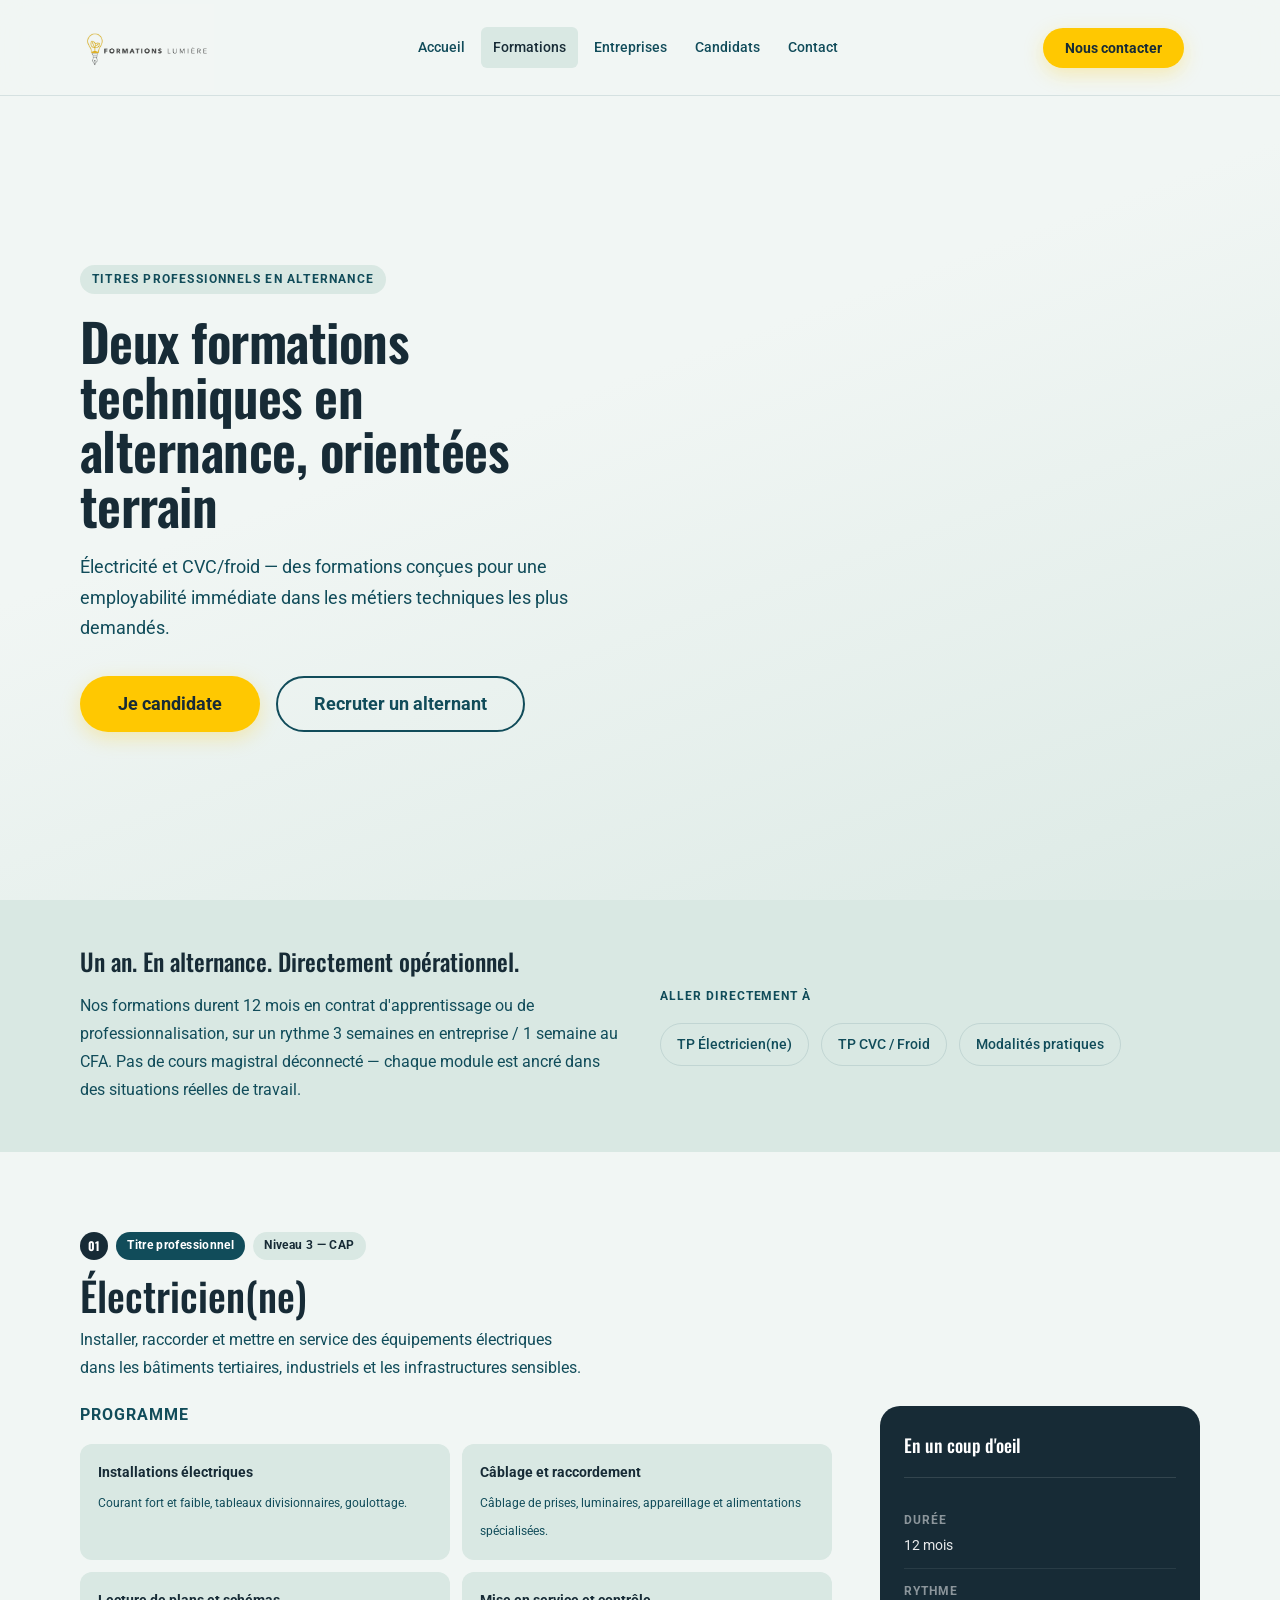
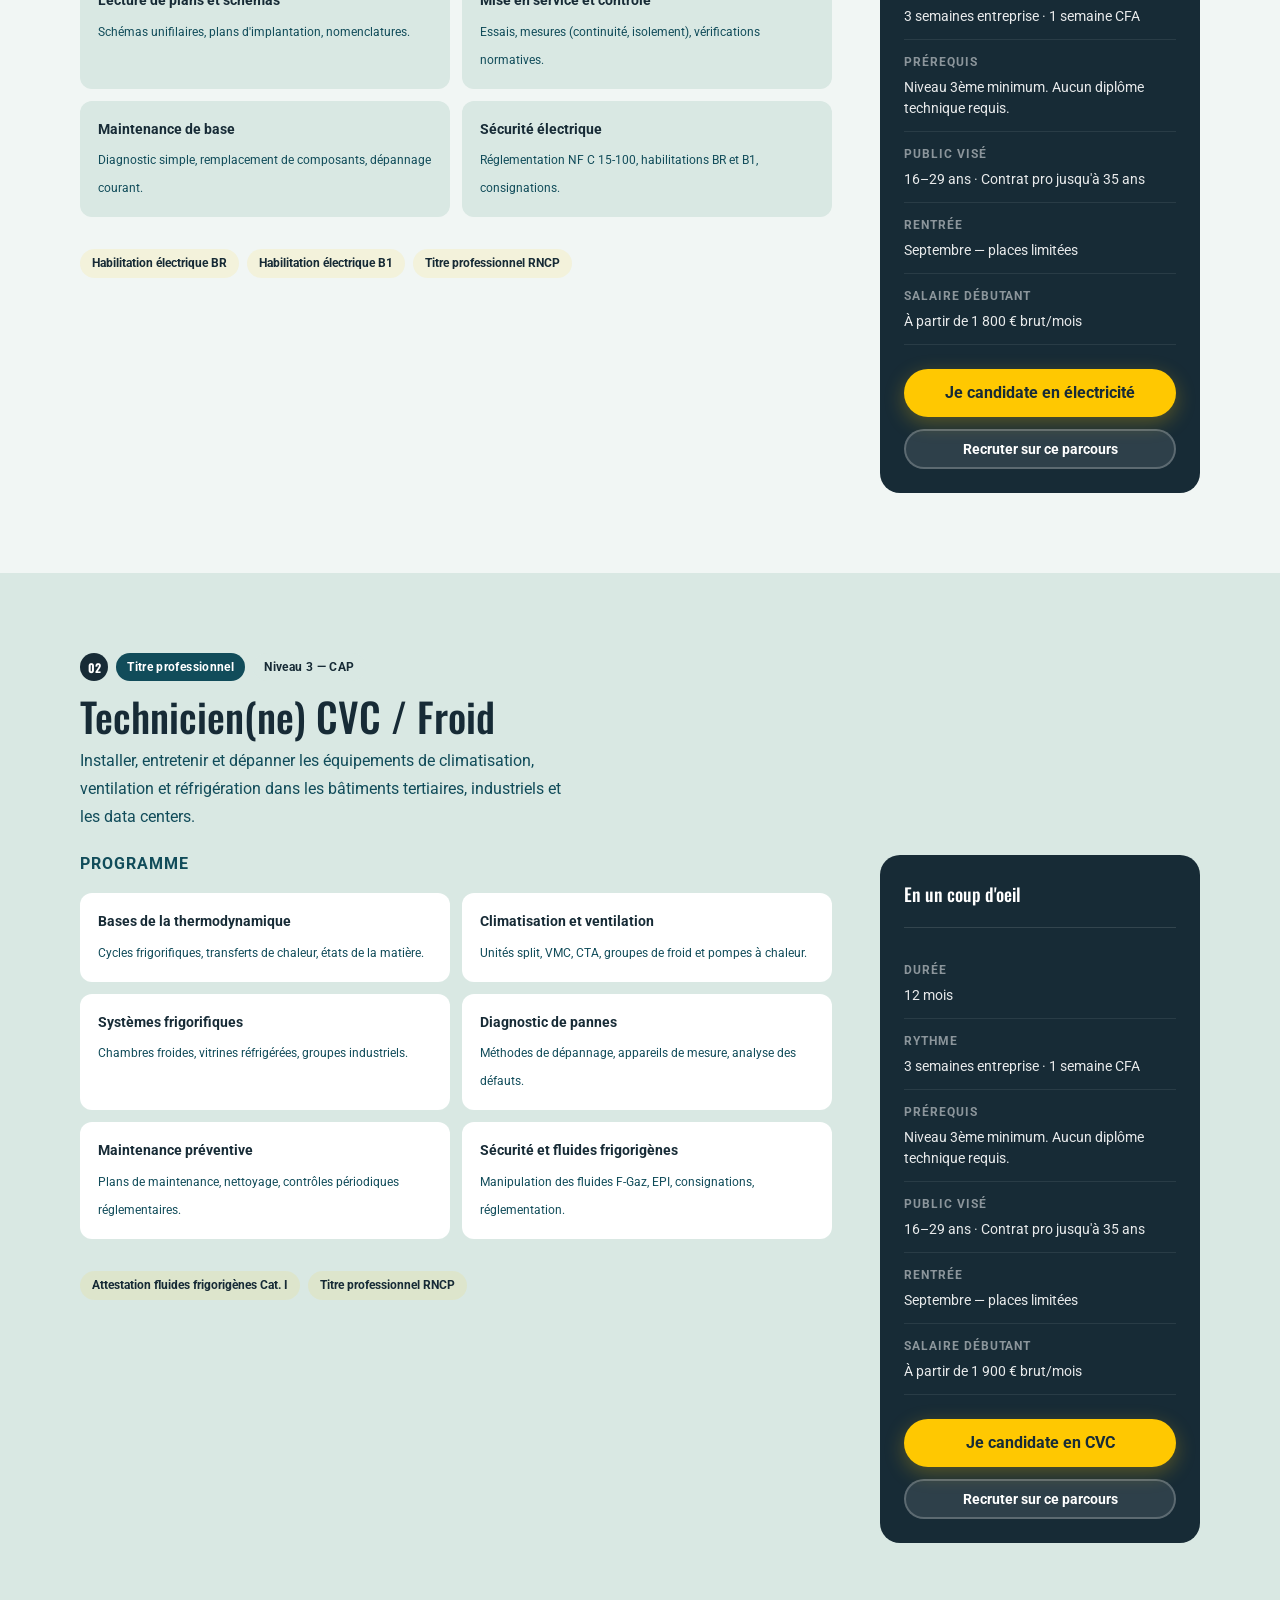
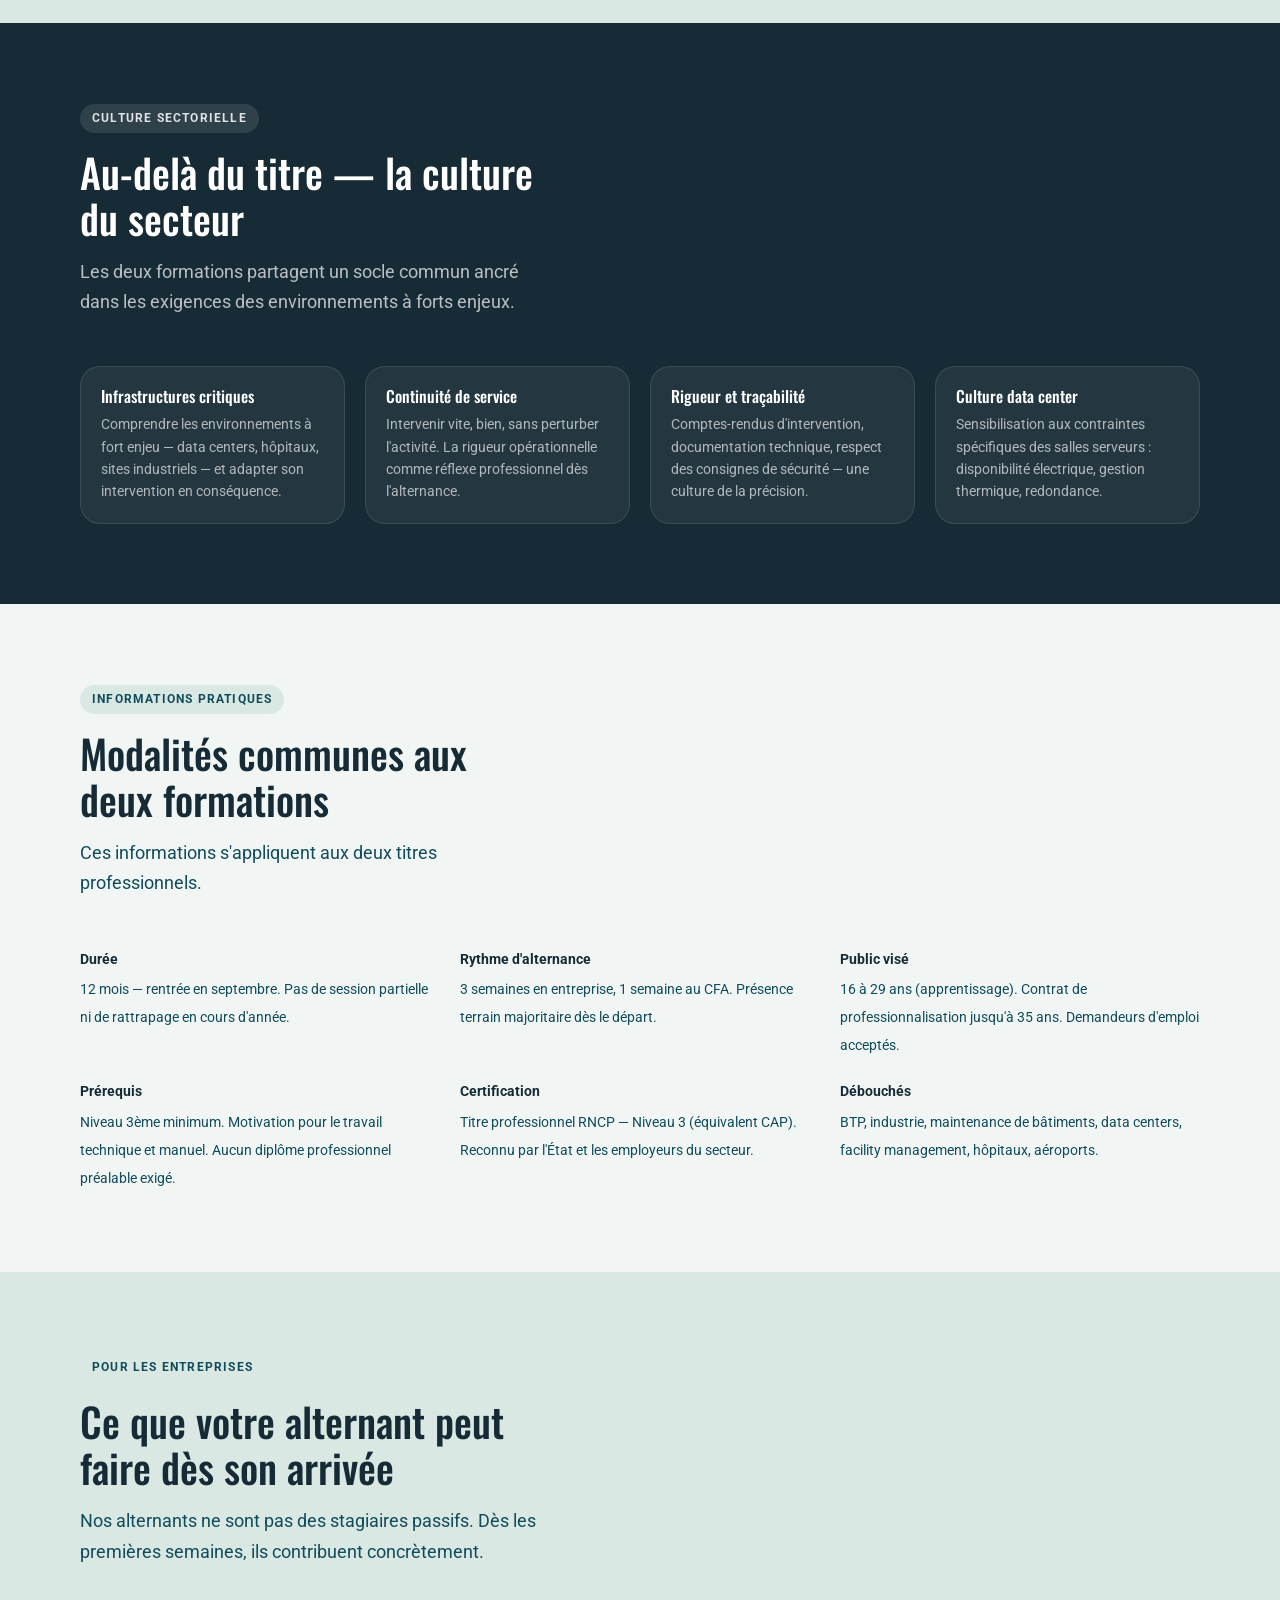
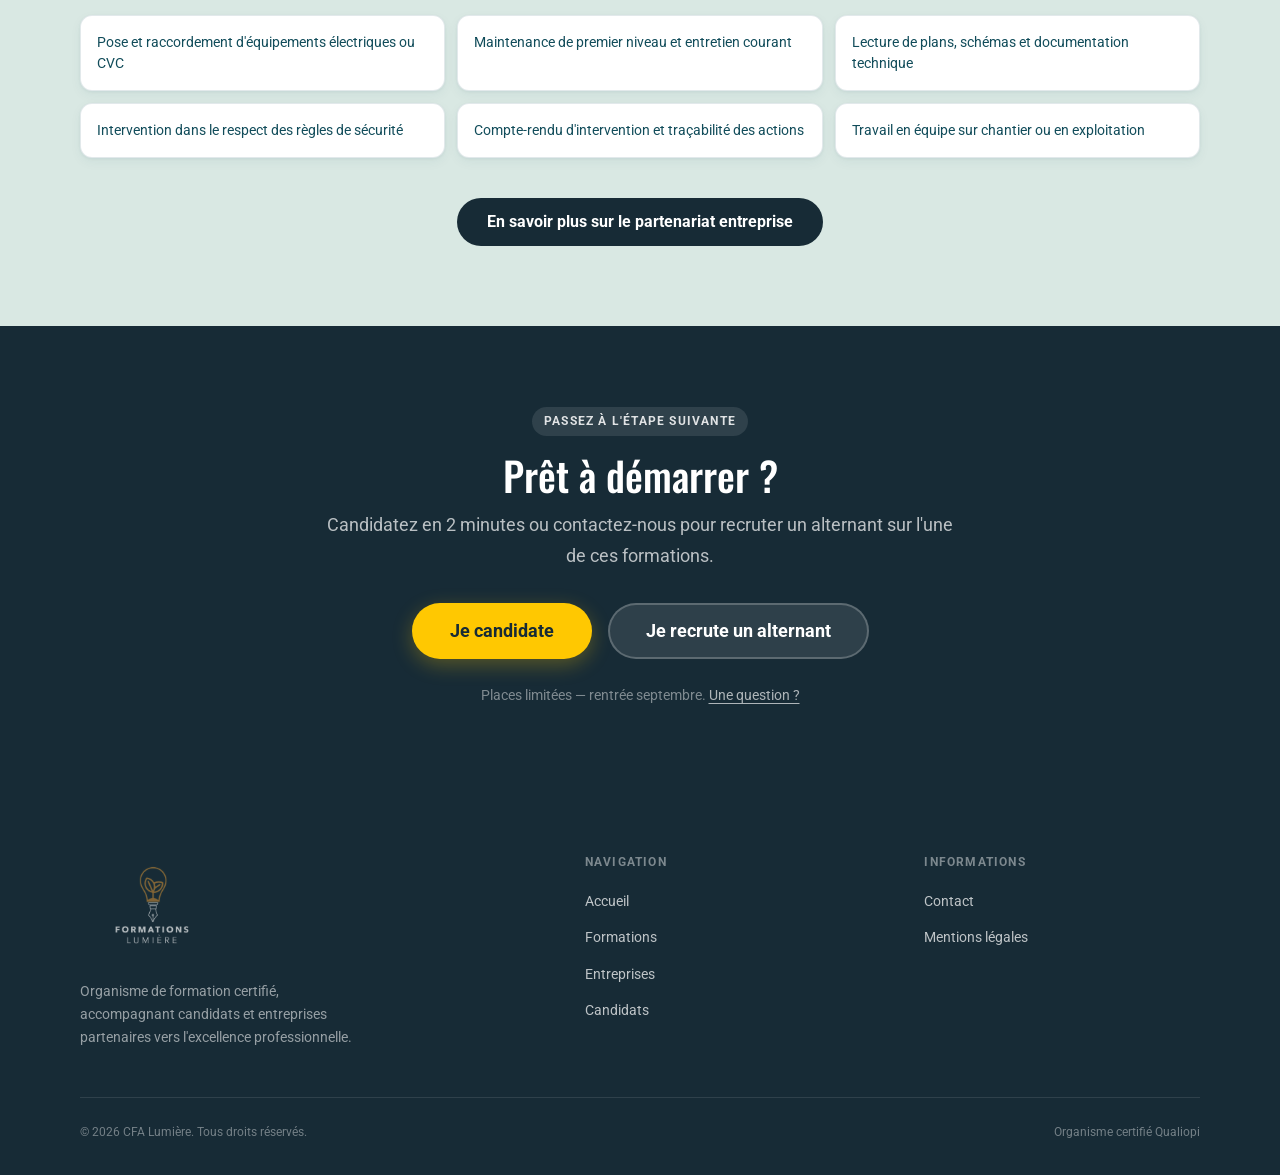
<file: cfa-lumiere-site/formations.html>
<!DOCTYPE html>
<html lang="fr">
<head>
  <meta charset="UTF-8" />
  <meta name="viewport" content="width=device-width, initial-scale=1.0" />
  <title>CFA Lumière — Formations en alternance : Électricité et CVC/Froid</title>
  <meta name="description"
    content="Deux titres professionnels en alternance : Électricien(ne) et Technicien(ne) CVC/Froid. 12 mois, terrain, employabilité immédiate. CFA Lumière, Île-de-France." />
  <link rel="stylesheet" href="styles/main.css" />
  <link rel="icon" href="assets/images/favicon.jpg" type="image/jpeg" />

  <style>
    /* ── Styles spécifiques à la page Formations ─────────── */

    /* Accès rapide aux formations (jump links) */
    .jump-nav {
      display: flex;
      flex-wrap: wrap;
      align-items: center;
      gap: var(--sp-3);
    }

    .jump-link {
      display: inline-flex;
      align-items: center;
      gap: var(--sp-2);
      padding: var(--sp-2) var(--sp-4);
      border: 1.5px solid var(--color-border);
      border-radius: var(--radius-pill);
      font-size: var(--text-sm);
      font-weight: 500;
      color: var(--color-primary);
      transition: border-color var(--t-fast) ease,
                  background   var(--t-fast) ease;
    }

    .jump-link:hover {
      border-color: var(--color-primary);
      background: var(--color-bg-alt);
    }

    /* Layout formation : contenu gauche + fiche info droite */
    .formation-layout {
      display: grid;
      gap: var(--sp-9);
      align-items: start;
    }

    @media (min-width: 1024px) {
      .formation-layout {
        grid-template-columns: 1fr 320px;
      }
    }

    /* En-tête de formation */
    .formation-header {
      display: flex;
      align-items: flex-start;
      gap: var(--sp-5);
      margin-bottom: var(--sp-6);
    }

    .formation-header-text { flex: 1; }

    .formation-badges {
      display: flex;
      flex-wrap: wrap;
      gap: var(--sp-2);
      margin-bottom: var(--sp-3);
    }

    /* Grille des modules du programme */
    .module-grid {
      display: grid;
      gap: var(--sp-3);
      grid-template-columns: 1fr;
      margin-top: var(--sp-5);
    }

    @media (min-width: 580px) {
      .module-grid {
        grid-template-columns: 1fr 1fr;
      }
    }

    /* Module individuel */
    .module-item {
      display: flex;
      align-items: flex-start;
      gap: var(--sp-3);
      padding: var(--sp-4);
      background: var(--color-bg-alt);
      border-radius: var(--radius-m);
      border-left: 2px solid transparent;
      transition: border-color var(--t-fast) ease;
    }

    /* On section-quiet, les modules ont un fond blanc */
    .section-quiet .module-item {
      background: var(--color-surface);
    }

    .module-item:hover {
      border-left-color: var(--color-accent);
    }

    .module-item strong {
      display: block;
      font-size: var(--text-sm);
      color: var(--color-primary-dk);
      margin-bottom: var(--sp-1);
    }

    .module-item span {
      font-size: var(--text-xs);
      color: var(--color-text-muted);
      line-height: 1.5;
    }

    /* Fiche info (colonne droite) */
    .info-card {
      background: var(--color-primary-dk);
      color: var(--color-text-inv);
      border-radius: var(--radius-l);
      padding: var(--sp-6);
      position: sticky;
      top: calc(var(--navbar-height) + var(--sp-5));
    }

    .info-card-title {
      font-family: var(--font-heading);
      font-size: var(--text-lg);
      font-weight: 500;
      color: var(--color-text-inv);
      margin-bottom: var(--sp-5);
      padding-bottom: var(--sp-4);
      border-bottom: 1px solid rgba(255,255,255,0.12);
    }

    /* Ligne info : label + valeur */
    .info-row {
      display: flex;
      flex-direction: column;
      gap: var(--sp-1);
      padding: var(--sp-3) 0;
      border-bottom: 1px solid rgba(255,255,255,0.08);
    }

    .info-row:last-of-type {
      border-bottom: none;
      margin-bottom: var(--sp-5);
    }

    .info-label {
      font-size: var(--text-xs);
      font-weight: 700;
      letter-spacing: 0.08em;
      text-transform: uppercase;
      color: rgba(255,255,255,0.50);
    }

    .info-value {
      font-size: var(--text-sm);
      color: rgba(255,255,255,0.90);
      line-height: 1.5;
    }

    /* Badge certification incluse dans l'info-card */
    .cert-badge {
      display: inline-flex;
      align-items: center;
      gap: var(--sp-1);
      padding: var(--sp-1) var(--sp-3);
      background: var(--color-accent-bg);
      border-radius: var(--radius-pill);
      font-size: var(--text-xs);
      font-weight: 700;
      color: var(--color-primary-dk);
      margin-top: var(--sp-2);
    }

    /* Grille des modalités pratiques */
    .modalite-grid {
      display: grid;
      gap: var(--sp-5);
      grid-template-columns: 1fr;
    }

    @media (min-width: 640px) {
      .modalite-grid { grid-template-columns: repeat(2, 1fr); }
    }

    @media (min-width: 1024px) {
      .modalite-grid { grid-template-columns: repeat(3, 1fr); }
    }

    .modalite-item {
      display: flex;
      gap: var(--sp-4);
      align-items: flex-start;
    }

    .modalite-item strong {
      display: block;
      font-size: var(--text-sm);
      color: var(--color-primary-dk);
      font-weight: 700;
      margin-bottom: var(--sp-1);
    }

    .modalite-item span {
      font-size: var(--text-sm);
      color: var(--color-text-muted);
      line-height: 1.6;
    }

    /* Module transverse : grille 4 éléments */
    .transverse-grid {
      display: grid;
      gap: var(--sp-5);
      grid-template-columns: 1fr;
    }

    @media (min-width: 640px) {
      .transverse-grid { grid-template-columns: repeat(2, 1fr); }
    }

    @media (min-width: 1024px) {
      .transverse-grid { grid-template-columns: repeat(4, 1fr); }
    }

    .transverse-item {
      padding: var(--sp-5);
      background: rgba(255,255,255,0.06);
      border: 1px solid rgba(255,255,255,0.10);
      border-radius: var(--radius-l);
    }

    .transverse-item h4 {
      color: var(--color-text-inv);
      margin-bottom: var(--sp-2);
      font-size: var(--text-base);
    }

    .transverse-item p {
      font-size: var(--text-sm);
      color: rgba(255,255,255,0.65);
      line-height: 1.6;
      margin: 0;
    }

    /* Grille compétences entreprise */
    .skills-grid {
      display: grid;
      gap: var(--sp-3);
      grid-template-columns: 1fr;
    }

    @media (min-width: 640px) {
      .skills-grid { grid-template-columns: repeat(2, 1fr); }
    }

    @media (min-width: 1024px) {
      .skills-grid { grid-template-columns: repeat(3, 1fr); }
    }

    .skill-item {
      display: flex;
      align-items: flex-start;
      gap: var(--sp-3);
      padding: var(--sp-4);
      background: var(--color-surface);
      border: 1px solid var(--color-border);
      border-radius: var(--radius-m);
      box-shadow: var(--shadow-s);
    }

    .skill-item span {
      font-size: var(--text-sm);
      color: var(--color-text-muted);
      line-height: 1.5;
    }

    /* Section number pill (numérotation visuelle des formations) */
    .formation-number {
      display: inline-flex;
      align-items: center;
      justify-content: center;
      width: 1.75rem;
      height: 1.75rem;
      border-radius: 50%;
      background: var(--color-primary-dk);
      color: var(--color-text-inv);
      font-family: var(--font-heading);
      font-size: var(--text-xs);
      font-weight: 700;
      flex-shrink: 0;
    }

    /* ── Image de fond du hero formations ── */
    .hero-light {
      background:
        linear-gradient(160deg, rgba(241,246,244,0.80) 40%, rgba(217,232,227,0.86) 100%),
        url('https://images.unsplash.com/photo-1509391366636-9f60e30e5c44?auto=format&fit=crop&w=1920&q=80') center / cover no-repeat;
    }
  </style>
</head>
<body>

  <div id="navbar"></div>

  <main id="main-content">

    <!-- ══════════════════════════════════════════════════
         1. HERO
         Double audience — CTAs symétriques candidats/entreprises
         ══════════════════════════════════════════════════ -->
    <section class="hero hero-light" aria-labelledby="hero-heading">
      <div class="container">
        <div class="hero-content">

          <span class="eyebrow hero-eyebrow anim-fade-in">
            Titres professionnels en alternance
          </span>

          <h1 id="hero-heading" class="hero-title anim-fade-up anim-delay-1">
            Deux formations techniques en alternance, orientées terrain
          </h1>

          <p class="hero-desc anim-fade-up anim-delay-2">
            Électricité et CVC/froid — des formations conçues pour une
            employabilité immédiate dans les métiers techniques les plus demandés.
          </p>

          <div class="hero-actions anim-fade-up anim-delay-3">
            <a href="candidats.html#form-candidat" class="btn btn-primary btn-lg">
              Je candidate
            </a>
            <a href="entreprises.html#form-entreprise" class="btn btn-outline btn-lg">
              Recruter un alternant
            </a>
          </div>

        </div>
      </div>
    </section>


    <!-- ══════════════════════════════════════════════════
         2. INTRODUCTION + NAVIGATION RAPIDE
         Contexte court + accès direct aux fiches formation
         ══════════════════════════════════════════════════ -->
    <section class="section-sm section-quiet" aria-labelledby="intro-heading">
      <div class="container">

        <div style="display:grid; gap:var(--sp-8); align-items:center;"
             class="grid-2">

          <div>
            <h2 id="intro-heading" style="font-size:var(--text-xl);
                                          margin-bottom:var(--sp-4);">
              Un an. En alternance. Directement opérationnel.
            </h2>
            <p class="text-muted">
              Nos formations durent 12 mois en contrat d'apprentissage ou
              de professionnalisation, sur un rythme 3 semaines en entreprise /
              1 semaine au CFA. Pas de cours magistral déconnecté —
              chaque module est ancré dans des situations réelles de travail.
            </p>
          </div>

          <div>
            <p class="text-xs text-muted"
               style="font-weight:700; letter-spacing:0.08em; text-transform:uppercase;
                      margin-bottom:var(--sp-4);">
              Aller directement à
            </p>
            <nav class="jump-nav" aria-label="Navigation vers les formations">
              <a href="#formation-electricite" class="jump-link">
                TP Électricien(ne)
              </a>
              <a href="#formation-cvc-froid" class="jump-link">
                TP CVC / Froid
              </a>
              <a href="#modalites" class="jump-link">Modalités pratiques</a>
            </nav>
          </div>

        </div>
      </div>
    </section>


    <!-- ══════════════════════════════════════════════════
         3. FORMATION 1 — TP ÉLECTRICIEN(NE)
         Fond blanc — première formation
         ══════════════════════════════════════════════════ -->
    <section class="section" id="formation-electricite"
             aria-labelledby="elec-heading">
      <div class="container">

        <!-- En-tête formation -->
        <div class="formation-header">
          <div class="formation-header-text">
            <div class="formation-badges">
              <span class="formation-number" aria-label="Formation 1">01</span>
              <span class="badge badge-primary">Titre professionnel</span>
              <span class="badge badge-neutral">Niveau 3 — CAP</span>
            </div>
            <h2 id="elec-heading">Électricien(ne)</h2>
            <p class="text-muted" style="margin-top:var(--sp-2); max-width:56ch;">
              Installer, raccorder et mettre en service des équipements électriques
              dans les bâtiments tertiaires, industriels et les infrastructures
              sensibles.
            </p>
          </div>
        </div>

        <div class="formation-layout">

          <!-- Programme -->
          <div>
            <h3 style="font-size:var(--text-base); font-family:var(--font-body);
                       font-weight:700; letter-spacing:0.06em; text-transform:uppercase;
                       color:var(--color-text-muted); margin-bottom:0;">
              Programme
            </h3>

            <div class="module-grid" role="list">

              <div class="module-item" role="listitem">
                <div>
                  <strong>Installations électriques</strong>
                  <span>Courant fort et faible, tableaux divisionnaires, goulottage.</span>
                </div>
              </div>

              <div class="module-item" role="listitem">
                <div>
                  <strong>Câblage et raccordement</strong>
                  <span>Câblage de prises, luminaires, appareillage et alimentations spécialisées.</span>
                </div>
              </div>

              <div class="module-item" role="listitem">
                <div>
                  <strong>Lecture de plans et schémas</strong>
                  <span>Schémas unifilaires, plans d'implantation, nomenclatures.</span>
                </div>
              </div>

              <div class="module-item" role="listitem">
                <div>
                  <strong>Mise en service et contrôle</strong>
                  <span>Essais, mesures (continuité, isolement), vérifications normatives.</span>
                </div>
              </div>

              <div class="module-item" role="listitem">
                <div>
                  <strong>Maintenance de base</strong>
                  <span>Diagnostic simple, remplacement de composants, dépannage courant.</span>
                </div>
              </div>

              <div class="module-item" role="listitem">
                <div>
                  <strong>Sécurité électrique</strong>
                  <span>Réglementation NF C 15-100, habilitations BR et B1, consignations.</span>
                </div>
              </div>

            </div><!-- /module-grid -->

            <!-- Habilitations incluses -->
            <div style="margin-top:var(--sp-6); display:flex; flex-wrap:wrap; gap:var(--sp-2);">
              <span class="cert-badge">
Habilitation électrique BR
              </span>
              <span class="cert-badge">
Habilitation électrique B1
              </span>
              <span class="cert-badge">
Titre professionnel RNCP
              </span>
            </div>

          </div><!-- /programme -->

          <!-- Fiche info (sticky) -->
          <aside class="info-card" aria-label="Informations pratiques — TP Électricien">

            <p class="info-card-title">En un coup d'oeil</p>

            <div class="info-row">
              <span class="info-label">Durée</span>
              <span class="info-value">12 mois</span>
            </div>

            <div class="info-row">
              <span class="info-label">Rythme</span>
              <span class="info-value">3 semaines entreprise · 1 semaine CFA</span>
            </div>

            <div class="info-row">
              <span class="info-label">Prérequis</span>
              <span class="info-value">Niveau 3ème minimum. Aucun diplôme technique requis.</span>
            </div>

            <div class="info-row">
              <span class="info-label">Public visé</span>
              <span class="info-value">16–29 ans · Contrat pro jusqu'à 35 ans</span>
            </div>

            <div class="info-row">
              <span class="info-label">Rentrée</span>
              <span class="info-value">Septembre — places limitées</span>
            </div>

            <div class="info-row">
              <span class="info-label">Salaire débutant</span>
              <span class="info-value">À partir de 1 800 € brut/mois</span>
            </div>

            <div class="stack stack-4"
                 style="gap:var(--sp-3); margin-top:var(--sp-6);">
              <a href="candidats.html#form-candidat"
                 class="btn btn-primary btn-full">
                Je candidate en électricité
              </a>
              <a href="entreprises.html#form-entreprise"
                 class="btn btn-ghost btn-full btn-sm">
                Recruter sur ce parcours
              </a>
            </div>

          </aside>

        </div><!-- /formation-layout -->

      </div>
    </section>


    <!-- ══════════════════════════════════════════════════
         4. FORMATION 2 — TP TECHNICIEN(NE) CVC / FROID
         Fond quiet — alternance visuelle avec formation 1
         ══════════════════════════════════════════════════ -->
    <section class="section section-quiet" id="formation-cvc-froid"
             aria-labelledby="cvc-heading">
      <div class="container">

        <!-- En-tête formation -->
        <div class="formation-header">
          <div class="formation-header-text">
            <div class="formation-badges">
              <span class="formation-number" aria-label="Formation 2">02</span>
              <span class="badge badge-primary">Titre professionnel</span>
              <span class="badge badge-neutral">Niveau 3 — CAP</span>
            </div>
            <h2 id="cvc-heading">Technicien(ne) CVC / Froid</h2>
            <p class="text-muted" style="margin-top:var(--sp-2); max-width:56ch;">
              Installer, entretenir et dépanner les équipements de
              climatisation, ventilation et réfrigération dans les bâtiments
              tertiaires, industriels et les data centers.
            </p>
          </div>
        </div>

        <div class="formation-layout">

          <!-- Programme -->
          <div>
            <h3 style="font-size:var(--text-base); font-family:var(--font-body);
                       font-weight:700; letter-spacing:0.06em; text-transform:uppercase;
                       color:var(--color-text-muted); margin-bottom:0;">
              Programme
            </h3>

            <div class="module-grid" role="list">

              <div class="module-item" role="listitem">
                <div>
                  <strong>Bases de la thermodynamique</strong>
                  <span>Cycles frigorifiques, transferts de chaleur, états de la matière.</span>
                </div>
              </div>

              <div class="module-item" role="listitem">
                <div>
                  <strong>Climatisation et ventilation</strong>
                  <span>Unités split, VMC, CTA, groupes de froid et pompes à chaleur.</span>
                </div>
              </div>

              <div class="module-item" role="listitem">
                <div>
                  <strong>Systèmes frigorifiques</strong>
                  <span>Chambres froides, vitrines réfrigérées, groupes industriels.</span>
                </div>
              </div>

              <div class="module-item" role="listitem">
                <div>
                  <strong>Diagnostic de pannes</strong>
                  <span>Méthodes de dépannage, appareils de mesure, analyse des défauts.</span>
                </div>
              </div>

              <div class="module-item" role="listitem">
                <div>
                  <strong>Maintenance préventive</strong>
                  <span>Plans de maintenance, nettoyage, contrôles périodiques réglementaires.</span>
                </div>
              </div>

              <div class="module-item" role="listitem">
                <div>
                  <strong>Sécurité et fluides frigorigènes</strong>
                  <span>Manipulation des fluides F-Gaz, EPI, consignations, réglementation.</span>
                </div>
              </div>

            </div><!-- /module-grid -->

            <!-- Certifications incluses -->
            <div style="margin-top:var(--sp-6); display:flex; flex-wrap:wrap; gap:var(--sp-2);">
              <span class="cert-badge">
Attestation fluides frigorigènes Cat. I
              </span>
              <span class="cert-badge">
Titre professionnel RNCP
              </span>
            </div>

          </div><!-- /programme -->

          <!-- Fiche info (sticky) -->
          <aside class="info-card" aria-label="Informations pratiques — TP CVC Froid">

            <p class="info-card-title">En un coup d'oeil</p>

            <div class="info-row">
              <span class="info-label">Durée</span>
              <span class="info-value">12 mois</span>
            </div>

            <div class="info-row">
              <span class="info-label">Rythme</span>
              <span class="info-value">3 semaines entreprise · 1 semaine CFA</span>
            </div>

            <div class="info-row">
              <span class="info-label">Prérequis</span>
              <span class="info-value">Niveau 3ème minimum. Aucun diplôme technique requis.</span>
            </div>

            <div class="info-row">
              <span class="info-label">Public visé</span>
              <span class="info-value">16–29 ans · Contrat pro jusqu'à 35 ans</span>
            </div>

            <div class="info-row">
              <span class="info-label">Rentrée</span>
              <span class="info-value">Septembre — places limitées</span>
            </div>

            <div class="info-row">
              <span class="info-label">Salaire débutant</span>
              <span class="info-value">À partir de 1 900 € brut/mois</span>
            </div>

            <div class="stack stack-4"
                 style="gap:var(--sp-3); margin-top:var(--sp-6);">
              <a href="candidats.html#form-candidat"
                 class="btn btn-primary btn-full">
                Je candidate en CVC
              </a>
              <a href="entreprises.html#form-entreprise"
                 class="btn btn-ghost btn-full btn-sm">
                Recruter sur ce parcours
              </a>
            </div>

          </aside>

        </div><!-- /formation-layout -->

      </div>
    </section>


    <!-- ══════════════════════════════════════════════════
         5. MODULE TRANSVERSE
         Ce qui transcende les deux formations
         ══════════════════════════════════════════════════ -->
    <section class="section section-dark"
             aria-labelledby="transverse-heading">
      <div class="container">

        <div class="section-header">
          <span class="eyebrow">Culture sectorielle</span>
          <h2 id="transverse-heading" style="margin-top:var(--sp-4);">
            Au-delà du titre — la culture du secteur
          </h2>
          <p class="lead">
            Les deux formations partagent un socle commun ancré dans les
            exigences des environnements à forts enjeux.
          </p>
        </div>

        <div class="transverse-grid" role="list">

          <div class="transverse-item" role="listitem">
            <h4>Infrastructures critiques</h4>
            <p>Comprendre les environnements à fort enjeu — data centers, hôpitaux, sites industriels — et adapter son intervention en conséquence.</p>
          </div>

          <div class="transverse-item" role="listitem">
            <h4>Continuité de service</h4>
            <p>Intervenir vite, bien, sans perturber l'activité. La rigueur opérationnelle comme réflexe professionnel dès l'alternance.</p>
          </div>

          <div class="transverse-item" role="listitem">
            <h4>Rigueur et traçabilité</h4>
            <p>Comptes-rendus d'intervention, documentation technique, respect des consignes de sécurité — une culture de la précision.</p>
          </div>

          <div class="transverse-item" role="listitem">
            <h4>Culture data center</h4>
            <p>Sensibilisation aux contraintes spécifiques des salles serveurs : disponibilité électrique, gestion thermique, redondance.</p>
          </div>

        </div>
      </div>
    </section>


    <!-- ══════════════════════════════════════════════════
         6. MODALITÉS
         Toutes les infos pratiques en un seul bloc
         ══════════════════════════════════════════════════ -->
    <section class="section" id="modalites" aria-labelledby="modalites-heading">
      <div class="container">

        <div class="section-header">
          <span class="eyebrow">Informations pratiques</span>
          <h2 id="modalites-heading">Modalités communes aux deux formations</h2>
          <p class="lead">Ces informations s'appliquent aux deux titres professionnels.</p>
        </div>

        <div class="modalite-grid">

          <div class="modalite-item">
            <div>
              <strong>Durée</strong>
              <span>12 mois — rentrée en septembre. Pas de session partielle ni de rattrapage en cours d'année.</span>
            </div>
          </div>

          <div class="modalite-item">
            <div>
              <strong>Rythme d'alternance</strong>
              <span>3 semaines en entreprise, 1 semaine au CFA. Présence terrain majoritaire dès le départ.</span>
            </div>
          </div>

          <div class="modalite-item">
            <div>
              <strong>Public visé</strong>
              <span>16 à 29 ans (apprentissage). Contrat de professionnalisation jusqu'à 35 ans. Demandeurs d'emploi acceptés.</span>
            </div>
          </div>

          <div class="modalite-item">
            <div>
              <strong>Prérequis</strong>
              <span>Niveau 3ème minimum. Motivation pour le travail technique et manuel. Aucun diplôme professionnel préalable exigé.</span>
            </div>
          </div>

          <div class="modalite-item">
            <div>
              <strong>Certification</strong>
              <span>Titre professionnel RNCP — Niveau 3 (équivalent CAP). Reconnu par l'État et les employeurs du secteur.</span>
            </div>
          </div>

          <div class="modalite-item">
            <div>
              <strong>Débouchés</strong>
              <span>BTP, industrie, maintenance de bâtiments, data centers, facility management, hôpitaux, aéroports.</span>
            </div>
          </div>

        </div>
      </div>
    </section>


    <!-- ══════════════════════════════════════════════════
         7. BLOC ENTREPRISE
         Compétences immédiatement mobilisables côté RH
         ══════════════════════════════════════════════════ -->
    <section class="section section-quiet"
             aria-labelledby="entreprise-heading">
      <div class="container">

        <div class="section-header">
          <span class="eyebrow">Pour les entreprises</span>
          <h2 id="entreprise-heading">
            Ce que votre alternant peut faire dès son arrivée
          </h2>
          <p class="lead">
            Nos alternants ne sont pas des stagiaires passifs.
            Dès les premières semaines, ils contribuent concrètement.
          </p>
        </div>

        <div class="skills-grid" role="list">

          <div class="skill-item" role="listitem">
            <span>Pose et raccordement d'équipements électriques ou CVC</span>
          </div>

          <div class="skill-item" role="listitem">
            <span>Maintenance de premier niveau et entretien courant</span>
          </div>

          <div class="skill-item" role="listitem">
            <span>Lecture de plans, schémas et documentation technique</span>
          </div>

          <div class="skill-item" role="listitem">
            <span>Intervention dans le respect des règles de sécurité</span>
          </div>

          <div class="skill-item" role="listitem">
            <span>Compte-rendu d'intervention et traçabilité des actions</span>
          </div>

          <div class="skill-item" role="listitem">
            <span>Travail en équipe sur chantier ou en exploitation</span>
          </div>

        </div>

        <div style="margin-top:var(--sp-8); text-align:center;">
          <a href="entreprises.html" class="btn btn-secondary">
            En savoir plus sur le partenariat entreprise
          </a>
        </div>

      </div>
    </section>


    <!-- ══════════════════════════════════════════════════
         8. CTA FINAL
         Deux boutons, deux audiences — simple et efficace
         ══════════════════════════════════════════════════ -->
    <section class="section section-dark"
             aria-labelledby="cta-heading">
      <div class="container" style="max-width:640px; text-align:center;">

        <span class="eyebrow">Passez à l'étape suivante</span>

        <h2 id="cta-heading" style="margin-top:var(--sp-4);">
          Prêt à démarrer ?
        </h2>
        <p class="lead" style="margin-top:var(--sp-3);">
          Candidatez en 2 minutes ou contactez-nous pour
          recruter un alternant sur l'une de ces formations.
        </p>

        <div class="cluster"
             style="justify-content:center; margin-top:var(--sp-7);
                    gap:var(--sp-4);">
          <a href="candidats.html#form-candidat"
             class="btn btn-primary btn-lg">
            Je candidate
          </a>
          <a href="entreprises.html#form-entreprise"
             class="btn btn-ghost btn-lg">
            Je recrute un alternant
          </a>
        </div>

        <p style="font-size:var(--text-sm); color:rgba(255,255,255,0.45);
                  margin-top:var(--sp-6);">
          Places limitées — rentrée septembre.
          <a href="contact.html" class="link"
             style="color:rgba(255,255,255,0.65);">Une question ?</a>
        </p>

      </div>
    </section>

  </main>

  <div id="footer"></div>
  <script src="js/main.js"></script>
</body>
</html>
</file>
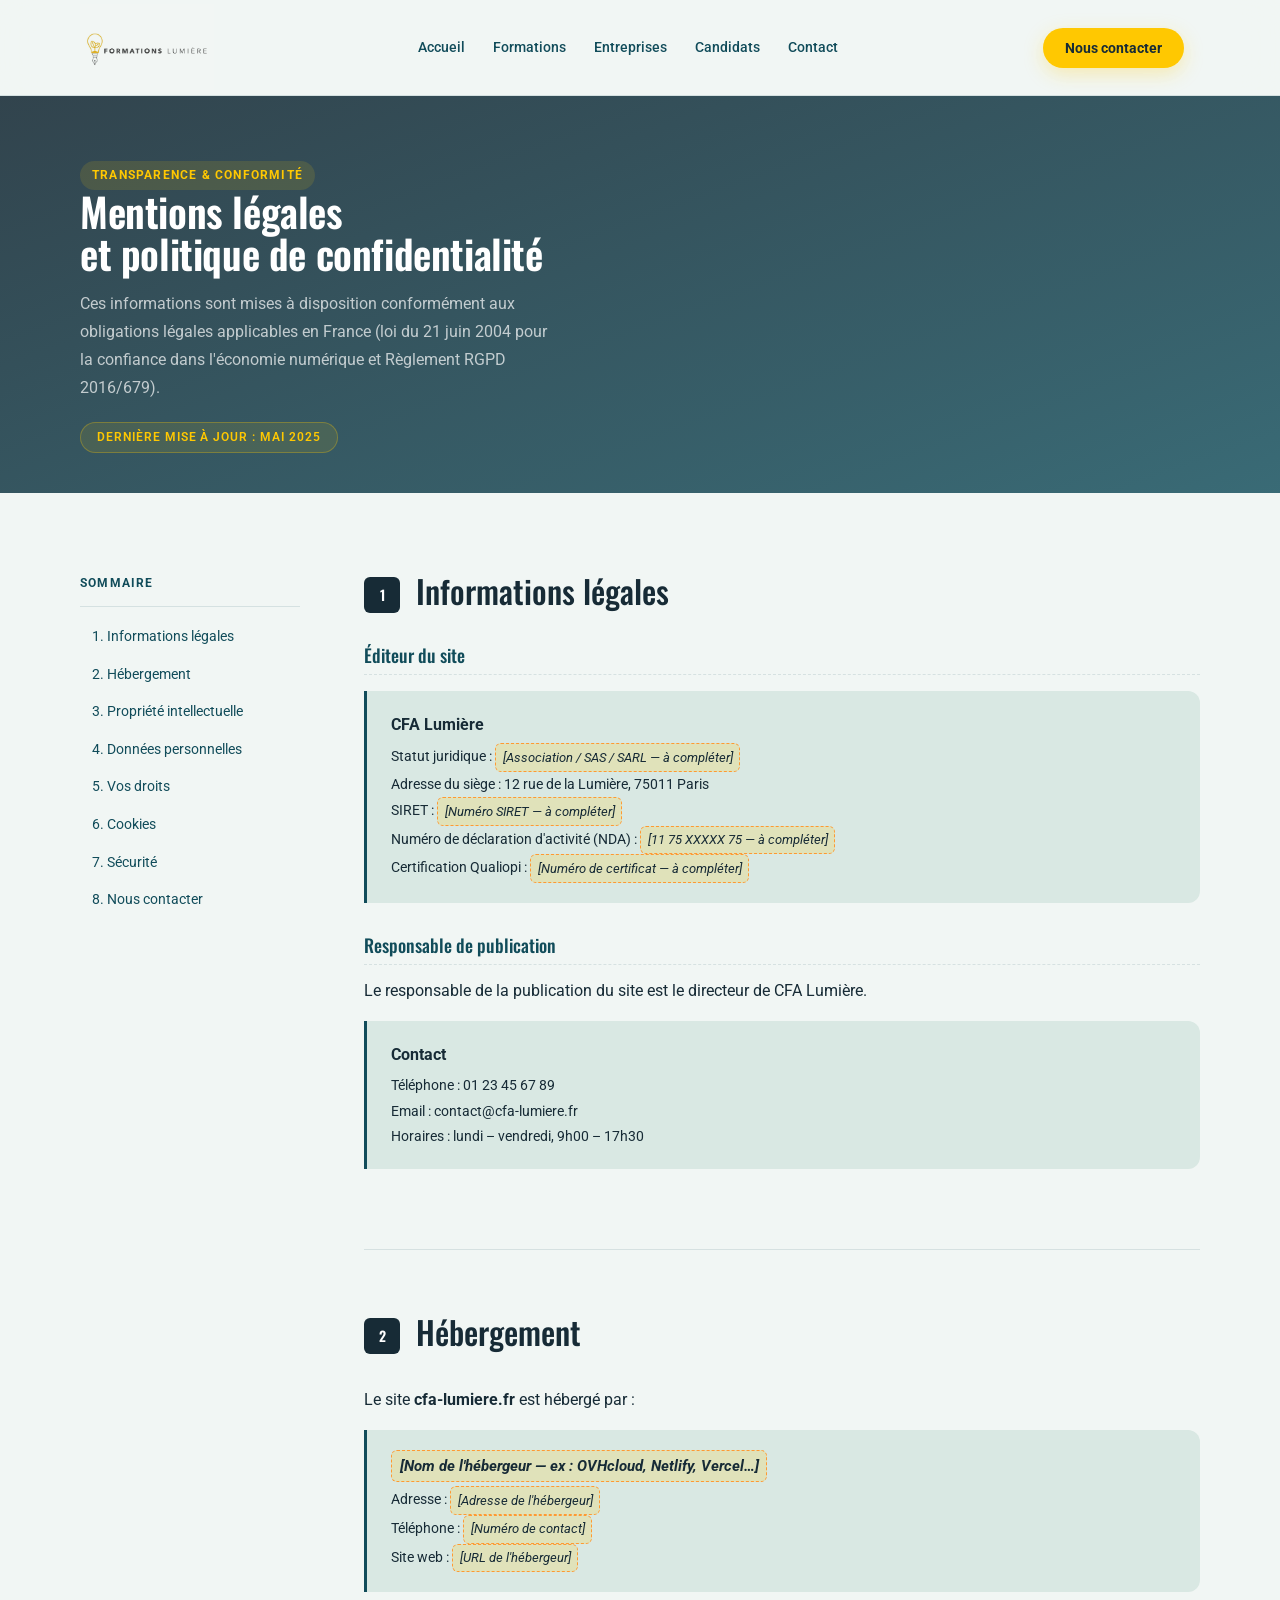
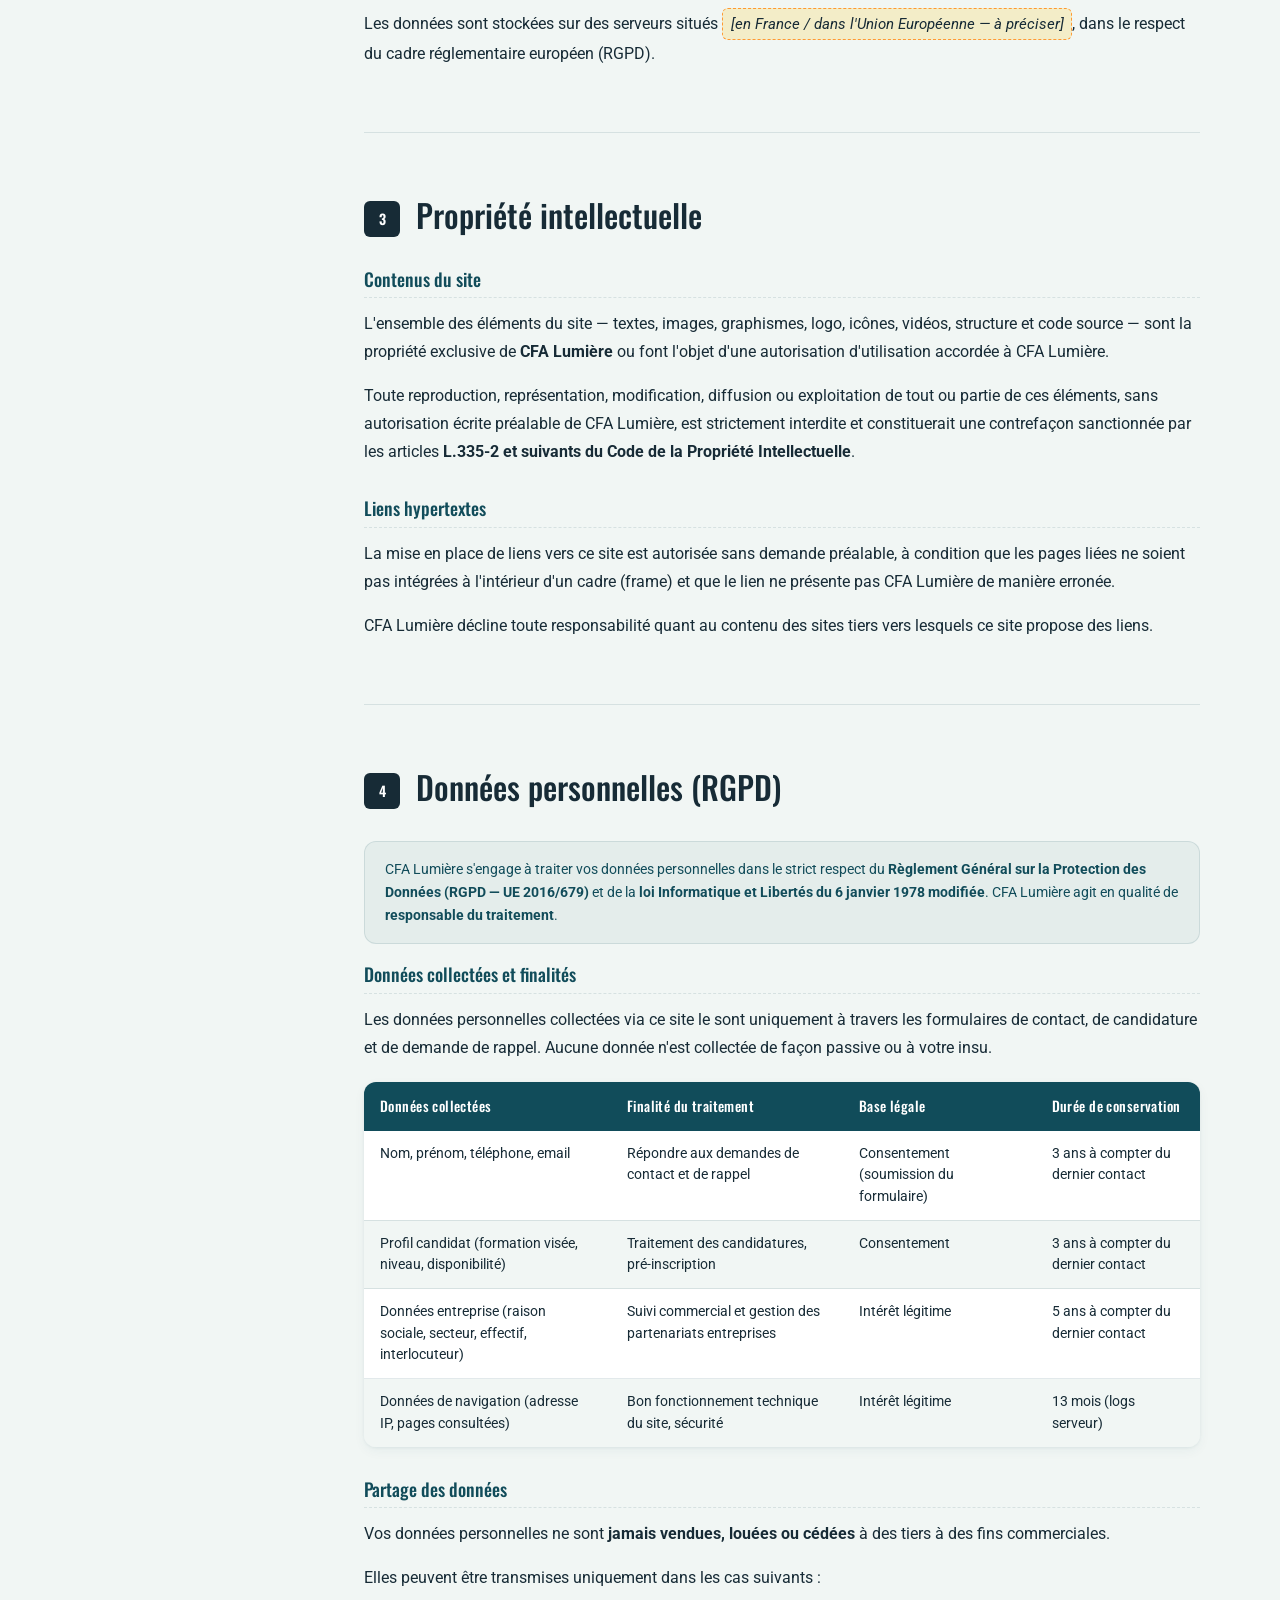
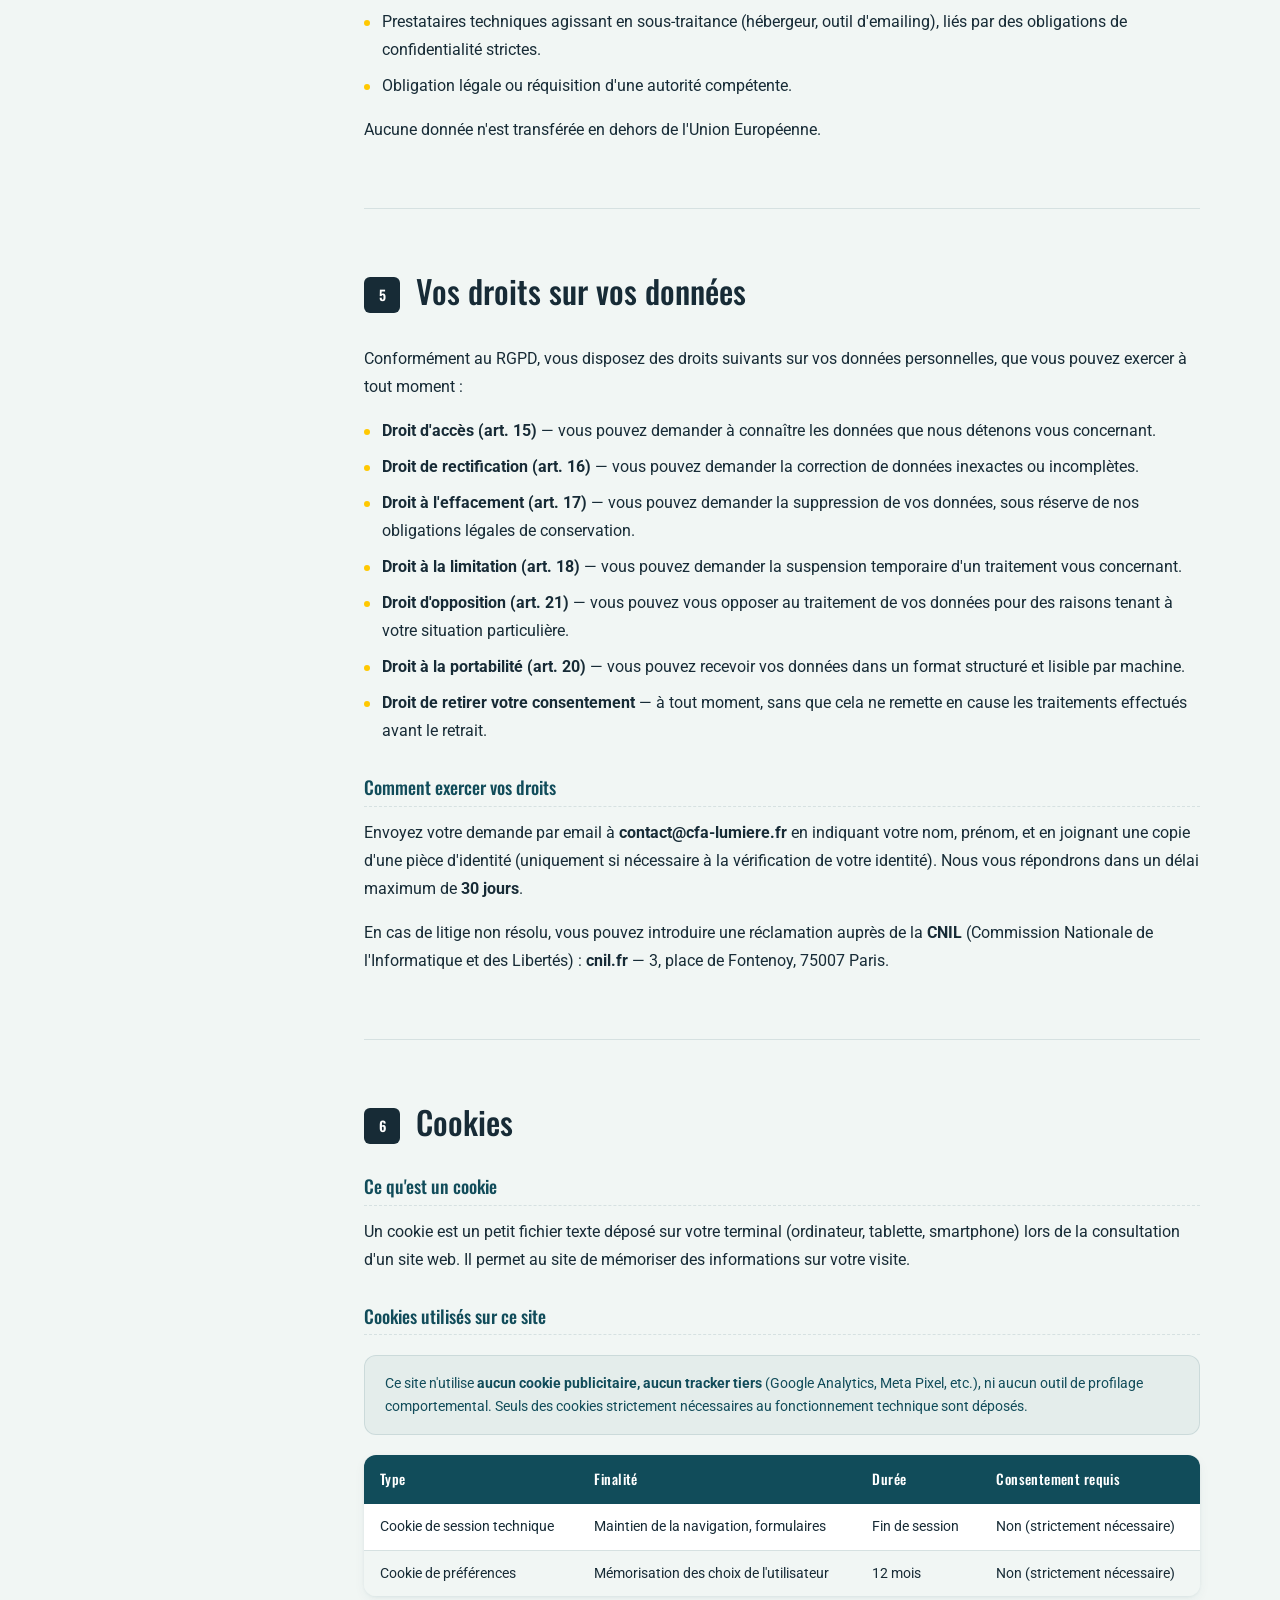
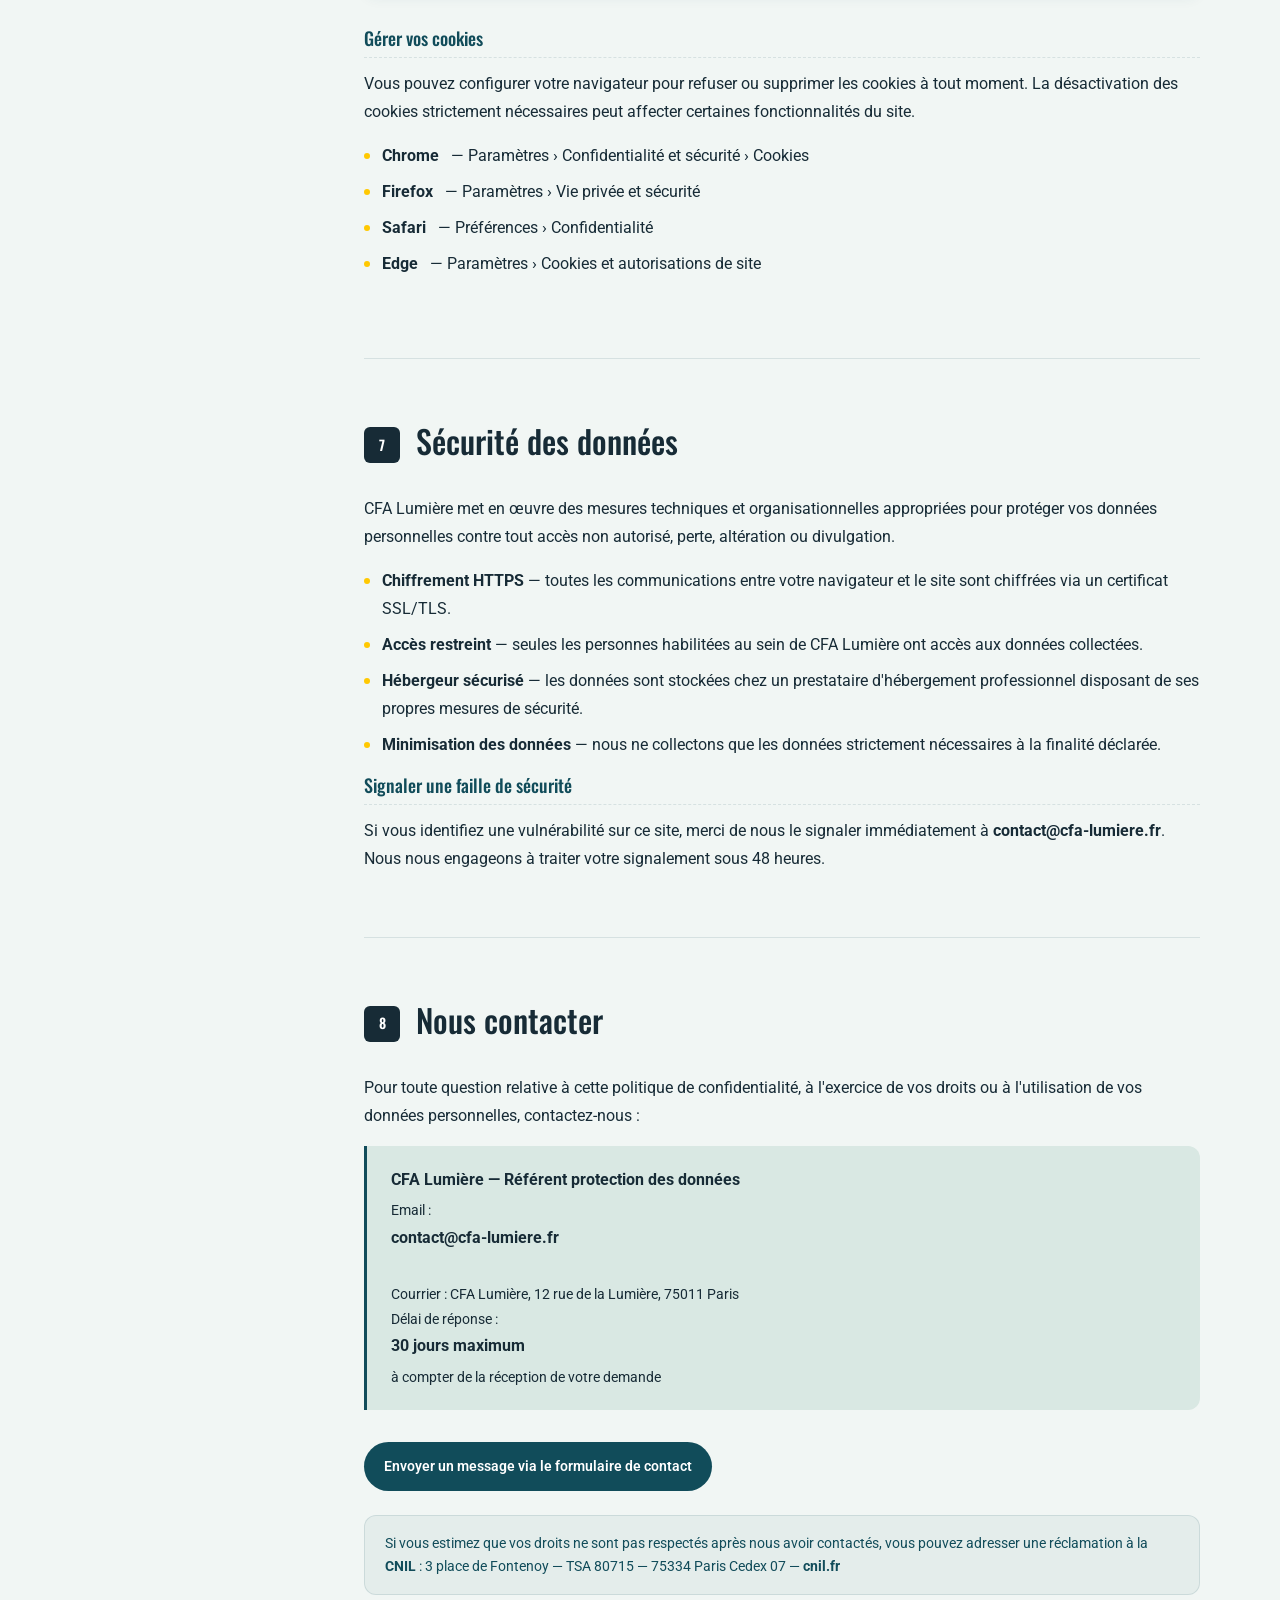
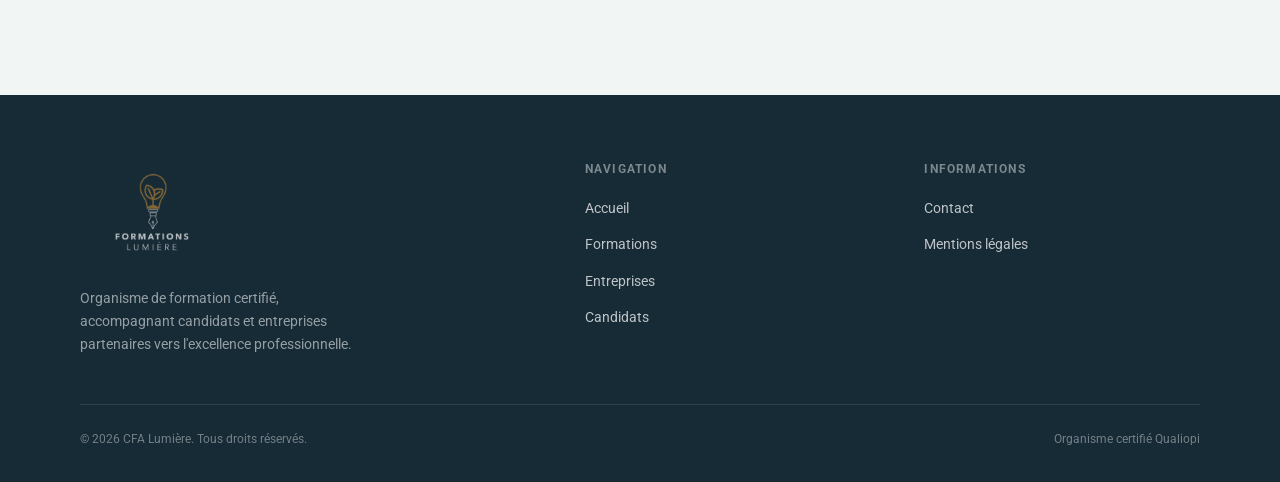
<file: cfa-lumiere-site/mentions-legales.html>
<!DOCTYPE html>
<html lang="fr">
<head>
  <meta charset="UTF-8" />
  <meta name="viewport" content="width=device-width, initial-scale=1.0" />
  <title>CFA Lumière — Mentions légales &amp; Politique de confidentialité</title>
  <meta name="description"
    content="Mentions légales, politique de confidentialité et gestion des données personnelles du site CFA Lumière." />
  <link rel="stylesheet" href="styles/main.css" />
  <link rel="icon" href="assets/images/favicon.jpg" type="image/jpeg" />

  <style>
    /* ════════════════════════════════════════════════
       Styles spécifiques — Mentions légales
       ════════════════════════════════════════════════ */

    /* ── Hero compact ── */
    .hero-legal {
      min-height: 0;
      padding: var(--sp-10) 0 var(--sp-8);
      background: var(--color-primary-dk);
      color: var(--color-text-inv);
    }
    .hero-legal .eyebrow { color: var(--color-accent); background: rgba(255,200,1,0.12); }
    .hero-legal h1       { color: var(--color-text-inv); font-size: clamp(1.75rem, 4vw, var(--text-3xl)); }
    .hero-legal p        { color: var(--color-text-inv-muted); margin-top: var(--sp-4); max-width: 52ch; }

    /* Badge date de mise à jour */
    .update-badge {
      display: inline-flex;
      align-items: center;
      gap: var(--sp-2);
      margin-top: var(--sp-5);
      padding: var(--sp-1) var(--sp-4);
      background: rgba(255,200,1,0.10);
      border: 1px solid rgba(255,200,1,0.28);
      border-radius: var(--radius-pill);
      font-size: var(--text-xs);
      font-weight: 600;
      color: var(--color-accent);
      text-transform: uppercase;
      letter-spacing: 0.08em;
    }

    /* ── Layout : sommaire gauche + contenu droite ── */
    .legal-layout {
      display: grid;
      gap: var(--sp-10);
      align-items: start;
    }
    @media (min-width: 1024px) {
      .legal-layout { grid-template-columns: 220px 1fr; }
    }

    /* ── Sommaire sticky ── */
    .legal-toc {
      position: sticky;
      top: calc(var(--navbar-height) + var(--sp-5));
    }
    .legal-toc-title {
      font-size: var(--text-xs);
      font-weight: 700;
      text-transform: uppercase;
      letter-spacing: 0.10em;
      color: var(--color-text-muted);
      padding-bottom: var(--sp-3);
      border-bottom: 1.5px solid var(--color-border);
      margin-bottom: var(--sp-3);
    }
    .legal-toc-list {
      display: flex;
      flex-direction: column;
      gap: 2px;
    }
    .legal-toc-link {
      display: block;
      padding: var(--sp-2) var(--sp-3);
      font-size: var(--text-sm);
      color: var(--color-text-muted);
      border-radius: var(--radius-s);
      line-height: 1.4;
      transition: background var(--t-fast) ease, color var(--t-fast) ease;
    }
    .legal-toc-link:hover {
      background: var(--color-bg-alt);
      color: var(--color-primary-dk);
    }
    /* Mobile : liste horizontale compacte */
    @media (max-width: 1023px) {
      .legal-toc {
        position: static;
        background: var(--color-surface);
        border: 1px solid var(--color-border);
        border-radius: var(--radius-m);
        padding: var(--sp-4) var(--sp-5);
        box-shadow: var(--shadow-s);
      }
      .legal-toc-list {
        flex-direction: row;
        flex-wrap: wrap;
        gap: var(--sp-2);
      }
      .legal-toc-link {
        background: var(--color-bg-alt);
        white-space: nowrap;
        font-size: var(--text-xs);
      }
    }

    /* ── Sections de contenu ── */
    .legal-section {
      scroll-margin-top: calc(var(--navbar-height) + var(--sp-5));
      padding-bottom: var(--sp-10);
      border-bottom: 1px solid var(--color-border);
      margin-bottom: var(--sp-10);
    }
    .legal-section:last-child {
      border-bottom: none;
      padding-bottom: 0;
      margin-bottom: 0;
    }

    /* Numéro + titre de section */
    .legal-section-header {
      display: flex;
      align-items: flex-start;
      gap: var(--sp-4);
      margin-bottom: var(--sp-7);
    }
    .legal-section-num {
      flex-shrink: 0;
      width: 2.25rem;
      height: 2.25rem;
      display: flex;
      align-items: center;
      justify-content: center;
      background: var(--color-primary-dk);
      color: var(--color-text-inv);
      border-radius: var(--radius-s);
      font-family: var(--font-heading);
      font-weight: 600;
      font-size: var(--text-sm);
      margin-top: 0.25rem;
    }
    .legal-section-title {
      font-family: var(--font-heading);
      font-size: clamp(1.25rem, 3vw, var(--text-2xl));
      font-weight: 500;
      color: var(--color-primary-dk);
      line-height: var(--leading-heading);
    }

    /* Sous-section */
    .legal-block {
      margin-bottom: var(--sp-7);
    }
    .legal-block:last-child { margin-bottom: 0; }

    .legal-block-title {
      font-family: var(--font-heading);
      font-size: var(--text-lg);
      font-weight: 500;
      color: var(--color-primary);
      margin-bottom: var(--sp-3);
      padding-bottom: var(--sp-2);
      border-bottom: 1px dashed var(--color-border);
    }

    /* Texte courant */
    .legal-p {
      font-size: var(--text-base);
      color: var(--color-text);
      line-height: var(--leading-body);
      margin-bottom: var(--sp-4);
    }
    .legal-p:last-child { margin-bottom: 0; }
    .legal-p strong { color: var(--color-primary-dk); font-weight: 700; }

    /* Liste à puces accent */
    .legal-list {
      display: flex;
      flex-direction: column;
      gap: var(--sp-2);
      margin: var(--sp-3) 0 var(--sp-4);
      padding-left: 0;
      list-style: none;
    }
    .legal-list li {
      display: flex;
      align-items: baseline;
      gap: var(--sp-3);
      font-size: var(--text-base);
      color: var(--color-text);
      line-height: var(--leading-body);
    }
    .legal-list li::before {
      content: '';
      display: inline-block;
      flex-shrink: 0;
      width: 6px;
      height: 6px;
      border-radius: 50%;
      background: var(--color-accent);
      position: relative;
      top: -0.1em;
    }

    /* Bloc d'info encadré (identité, hébergeur…) */
    .legal-infobox {
      background: var(--color-bg-alt);
      border-left: 3px solid var(--color-primary);
      border-radius: 0 var(--radius-m) var(--radius-m) 0;
      padding: var(--sp-5) var(--sp-6);
      margin: var(--sp-4) 0;
    }
    .legal-infobox p {
      font-size: var(--text-sm);
      color: var(--color-text);
      line-height: 1.8;
    }
    .legal-infobox p strong {
      display: block;
      font-size: var(--text-base);
      color: var(--color-primary-dk);
      font-weight: 700;
      margin-bottom: var(--sp-1);
    }

    /* Placeholder — info à compléter */
    .placeholder {
      display: inline-block;
      background: rgba(255,200,1,0.18);
      border: 1px dashed var(--color-accent-dk);
      border-radius: var(--radius-s);
      padding: 0.1em 0.5em;
      font-style: italic;
      font-size: 0.95em;
      color: var(--color-primary-dk);
    }

    /* Tableau RGPD */
    .legal-table-wrap {
      overflow-x: auto;
      margin: var(--sp-5) 0;
      border-radius: var(--radius-m);
      box-shadow: var(--shadow-s);
    }
    .legal-table {
      width: 100%;
      min-width: 540px;
      border-collapse: collapse;
      font-size: var(--text-sm);
    }
    .legal-table th {
      background: var(--color-primary);
      color: var(--color-text-inv);
      font-family: var(--font-heading);
      font-weight: 500;
      text-align: left;
      padding: var(--sp-3) var(--sp-4);
      letter-spacing: 0.03em;
    }
    .legal-table th:first-child { border-radius: var(--radius-s) 0 0 0; }
    .legal-table th:last-child  { border-radius: 0 var(--radius-s) 0 0; }
    .legal-table td {
      padding: var(--sp-3) var(--sp-4);
      background: var(--color-surface);
      border-bottom: 1px solid var(--color-border);
      color: var(--color-text);
      vertical-align: top;
      line-height: 1.55;
    }
    .legal-table tr:nth-child(even) td { background: var(--color-bg); }
    .legal-table tr:last-child td { border-bottom: none; }

    /* Bouton contact DPO */
    .dpo-cta {
      display: inline-flex;
      align-items: center;
      gap: var(--sp-2);
      padding: var(--sp-3) var(--sp-5);
      background: var(--color-primary);
      color: var(--color-text-inv);
      border-radius: var(--radius-pill);
      font-size: var(--text-sm);
      font-weight: 600;
      margin-top: var(--sp-4);
      transition: background var(--t-fast) ease;
      text-decoration: none;
    }
    .dpo-cta:hover { background: var(--color-primary-dk); color: var(--color-text-inv); }

    /* Alerte info RGPD */
    .legal-note {
      display: flex;
      gap: var(--sp-3);
      align-items: flex-start;
      padding: var(--sp-4) var(--sp-5);
      background: rgba(17,76,90,0.05);
      border: 1px solid var(--color-border);
      border-radius: var(--radius-m);
      margin: var(--sp-5) 0;
    }
    .legal-note svg { flex-shrink: 0; color: var(--color-primary); margin-top: 0.1rem; }
    .legal-note p   { font-size: var(--text-sm); color: var(--color-text-muted); line-height: 1.65; margin: 0; }

    /* ── Image de fond du hero légal ── */
    .hero-legal {
      background:
        linear-gradient(160deg, rgba(23,43,54,0.88) 0%, rgba(17,76,90,0.82) 100%),
        url('https://images.unsplash.com/photo-1450101499163-c8848c66ca85?auto=format&fit=crop&w=1920&q=80') center / cover no-repeat;
    }
  </style>
</head>
<body>

  <a href="#main-content" class="skip-link">Aller au contenu principal</a>
  <div id="navbar"></div>

  <!-- ══ HERO ══════════════════════════════════════════════════ -->
  <header class="hero-legal" aria-label="En-tête de la page mentions légales">
    <div class="container">
      <span class="eyebrow">Transparence &amp; conformité</span>
      <h1>Mentions légales<br>et politique de confidentialité</h1>
      <p>
        Ces informations sont mises à disposition conformément aux obligations légales
        applicables en France (loi du 21 juin 2004 pour la confiance dans l'économie
        numérique et Règlement RGPD 2016/679).
      </p>
      <span class="update-badge">
        Dernière mise à jour : mai 2025
      </span>
    </div>
  </header>

  <!-- ══ CONTENU ════════════════════════════════════════════════ -->
  <main id="main-content">
    <section class="section">
      <div class="container">
        <div class="legal-layout">

          <!-- ── Sommaire ─────────────────────────────────── -->
          <aside aria-label="Sommaire de la page">
            <nav class="legal-toc">
              <p class="legal-toc-title">Sommaire</p>
              <ul class="legal-toc-list" role="list">
                <li><a href="#informations-legales"    class="legal-toc-link">1. Informations légales</a></li>
                <li><a href="#hebergement"             class="legal-toc-link">2. Hébergement</a></li>
                <li><a href="#propriete-intellectuelle" class="legal-toc-link">3. Propriété intellectuelle</a></li>
                <li><a href="#donnees-personnelles"    class="legal-toc-link">4. Données personnelles</a></li>
                <li><a href="#vos-droits"              class="legal-toc-link">5. Vos droits</a></li>
                <li><a href="#cookies"                 class="legal-toc-link">6. Cookies</a></li>
                <li><a href="#securite"                class="legal-toc-link">7. Sécurité</a></li>
                <li><a href="#contact-dpo"             class="legal-toc-link">8. Nous contacter</a></li>
              </ul>
            </nav>
          </aside>

          <!-- ── Corps du texte ───────────────────────────── -->
          <div>

            <!-- ════ 1. INFORMATIONS LÉGALES ════ -->
            <article class="legal-section" id="informations-legales">
              <div class="legal-section-header">
                <span class="legal-section-num" aria-hidden="true">1</span>
                <h2 class="legal-section-title">Informations légales</h2>
              </div>

              <div class="legal-block">
                <h3 class="legal-block-title">Éditeur du site</h3>
                <div class="legal-infobox">
                  <p>
                    <strong>CFA Lumière</strong>
                    Statut juridique : <span class="placeholder">[Association / SAS / SARL — à compléter]</span><br>
                    Adresse du siège : 12 rue de la Lumière, 75011 Paris<br>
                    SIRET : <span class="placeholder">[Numéro SIRET — à compléter]</span><br>
                    Numéro de déclaration d'activité (NDA) : <span class="placeholder">[11 75 XXXXX 75 — à compléter]</span><br>
                    Certification Qualiopi : <span class="placeholder">[Numéro de certificat — à compléter]</span>
                  </p>
                </div>
              </div>

              <div class="legal-block">
                <h3 class="legal-block-title">Responsable de publication</h3>
                <p class="legal-p">
                  Le responsable de la publication du site est le directeur de CFA Lumière.
                </p>
                <div class="legal-infobox">
                  <p>
                    <strong>Contact</strong>
                    Téléphone : 01 23 45 67 89<br>
                    Email : contact@cfa-lumiere.fr<br>
                    Horaires : lundi – vendredi, 9h00 – 17h30
                  </p>
                </div>
              </div>
            </article>


            <!-- ════ 2. HÉBERGEMENT ════ -->
            <article class="legal-section" id="hebergement">
              <div class="legal-section-header">
                <span class="legal-section-num" aria-hidden="true">2</span>
                <h2 class="legal-section-title">Hébergement</h2>
              </div>

              <p class="legal-p">
                Le site <strong>cfa-lumiere.fr</strong> est hébergé par :
              </p>
              <div class="legal-infobox">
                <p>
                  <strong><span class="placeholder">[Nom de l'hébergeur — ex : OVHcloud, Netlify, Vercel…]</span></strong>
                  Adresse : <span class="placeholder">[Adresse de l'hébergeur]</span><br>
                  Téléphone : <span class="placeholder">[Numéro de contact]</span><br>
                  Site web : <span class="placeholder">[URL de l'hébergeur]</span>
                </p>
              </div>
              <p class="legal-p">
                Les données sont stockées sur des serveurs situés
                <span class="placeholder">[en France / dans l'Union Européenne — à préciser]</span>,
                dans le respect du cadre réglementaire européen (RGPD).
              </p>
            </article>


            <!-- ════ 3. PROPRIÉTÉ INTELLECTUELLE ════ -->
            <article class="legal-section" id="propriete-intellectuelle">
              <div class="legal-section-header">
                <span class="legal-section-num" aria-hidden="true">3</span>
                <h2 class="legal-section-title">Propriété intellectuelle</h2>
              </div>

              <div class="legal-block">
                <h3 class="legal-block-title">Contenus du site</h3>
                <p class="legal-p">
                  L'ensemble des éléments du site — textes, images, graphismes, logo, icônes,
                  vidéos, structure et code source — sont la propriété exclusive de
                  <strong>CFA Lumière</strong> ou font l'objet d'une autorisation d'utilisation accordée à CFA Lumière.
                </p>
                <p class="legal-p">
                  Toute reproduction, représentation, modification, diffusion ou exploitation
                  de tout ou partie de ces éléments, sans autorisation écrite préalable de
                  CFA Lumière, est strictement interdite et constituerait une contrefaçon
                  sanctionnée par les articles <strong>L.335-2 et suivants du Code de la Propriété Intellectuelle</strong>.
                </p>
              </div>

              <div class="legal-block">
                <h3 class="legal-block-title">Liens hypertextes</h3>
                <p class="legal-p">
                  La mise en place de liens vers ce site est autorisée sans demande préalable,
                  à condition que les pages liées ne soient pas intégrées à l'intérieur d'un
                  cadre (frame) et que le lien ne présente pas CFA Lumière de manière erronée.
                </p>
                <p class="legal-p">
                  CFA Lumière décline toute responsabilité quant au contenu des sites tiers
                  vers lesquels ce site propose des liens.
                </p>
              </div>
            </article>


            <!-- ════ 4. DONNÉES PERSONNELLES ════ -->
            <article class="legal-section" id="donnees-personnelles">
              <div class="legal-section-header">
                <span class="legal-section-num" aria-hidden="true">4</span>
                <h2 class="legal-section-title">Données personnelles (RGPD)</h2>
              </div>

              <div class="legal-note" role="note">
                <p>
                  CFA Lumière s'engage à traiter vos données personnelles dans le strict respect
                  du <strong>Règlement Général sur la Protection des Données (RGPD — UE 2016/679)</strong>
                  et de la <strong>loi Informatique et Libertés du 6 janvier 1978 modifiée</strong>.
                  CFA Lumière agit en qualité de <strong>responsable du traitement</strong>.
                </p>
              </div>

              <div class="legal-block">
                <h3 class="legal-block-title">Données collectées et finalités</h3>
                <p class="legal-p">
                  Les données personnelles collectées via ce site le sont uniquement à travers
                  les formulaires de contact, de candidature et de demande de rappel.
                  Aucune donnée n'est collectée de façon passive ou à votre insu.
                </p>

                <div class="legal-table-wrap">
                  <table class="legal-table" aria-label="Tableau récapitulatif des données collectées">
                    <thead>
                      <tr>
                        <th>Données collectées</th>
                        <th>Finalité du traitement</th>
                        <th>Base légale</th>
                        <th>Durée de conservation</th>
                      </tr>
                    </thead>
                    <tbody>
                      <tr>
                        <td>Nom, prénom, téléphone, email</td>
                        <td>Répondre aux demandes de contact et de rappel</td>
                        <td>Consentement (soumission du formulaire)</td>
                        <td>3 ans à compter du dernier contact</td>
                      </tr>
                      <tr>
                        <td>Profil candidat (formation visée, niveau, disponibilité)</td>
                        <td>Traitement des candidatures, pré-inscription</td>
                        <td>Consentement</td>
                        <td>3 ans à compter du dernier contact</td>
                      </tr>
                      <tr>
                        <td>Données entreprise (raison sociale, secteur, effectif, interlocuteur)</td>
                        <td>Suivi commercial et gestion des partenariats entreprises</td>
                        <td>Intérêt légitime</td>
                        <td>5 ans à compter du dernier contact</td>
                      </tr>
                      <tr>
                        <td>Données de navigation (adresse IP, pages consultées)</td>
                        <td>Bon fonctionnement technique du site, sécurité</td>
                        <td>Intérêt légitime</td>
                        <td>13 mois (logs serveur)</td>
                      </tr>
                    </tbody>
                  </table>
                </div>
              </div>

              <div class="legal-block">
                <h3 class="legal-block-title">Partage des données</h3>
                <p class="legal-p">
                  Vos données personnelles ne sont <strong>jamais vendues, louées ou cédées</strong> à des tiers à des fins commerciales.
                </p>
                <p class="legal-p">Elles peuvent être transmises uniquement dans les cas suivants :</p>
                <ul class="legal-list">
                  <li>Prestataires techniques agissant en sous-traitance (hébergeur, outil d'emailing), liés par des obligations de confidentialité strictes.</li>
                  <li>Obligation légale ou réquisition d'une autorité compétente.</li>
                </ul>
                <p class="legal-p">
                  Aucune donnée n'est transférée en dehors de l'Union Européenne.
                </p>
              </div>
            </article>


            <!-- ════ 5. VOS DROITS ════ -->
            <article class="legal-section" id="vos-droits">
              <div class="legal-section-header">
                <span class="legal-section-num" aria-hidden="true">5</span>
                <h2 class="legal-section-title">Vos droits sur vos données</h2>
              </div>

              <p class="legal-p">
                Conformément au RGPD, vous disposez des droits suivants sur vos données personnelles,
                que vous pouvez exercer à tout moment :
              </p>

              <div class="legal-block">
                <ul class="legal-list">
                  <li>
                    <span><strong>Droit d'accès (art. 15)</strong> — vous pouvez demander à connaître
                    les données que nous détenons vous concernant.</span>
                  </li>
                  <li>
                    <span><strong>Droit de rectification (art. 16)</strong> — vous pouvez demander
                    la correction de données inexactes ou incomplètes.</span>
                  </li>
                  <li>
                    <span><strong>Droit à l'effacement (art. 17)</strong> — vous pouvez demander
                    la suppression de vos données, sous réserve de nos obligations légales de conservation.</span>
                  </li>
                  <li>
                    <span><strong>Droit à la limitation (art. 18)</strong> — vous pouvez demander
                    la suspension temporaire d'un traitement vous concernant.</span>
                  </li>
                  <li>
                    <span><strong>Droit d'opposition (art. 21)</strong> — vous pouvez vous opposer
                    au traitement de vos données pour des raisons tenant à votre situation particulière.</span>
                  </li>
                  <li>
                    <span><strong>Droit à la portabilité (art. 20)</strong> — vous pouvez recevoir
                    vos données dans un format structuré et lisible par machine.</span>
                  </li>
                  <li>
                    <span><strong>Droit de retirer votre consentement</strong> — à tout moment,
                    sans que cela ne remette en cause les traitements effectués avant le retrait.</span>
                  </li>
                </ul>
              </div>

              <div class="legal-block">
                <h3 class="legal-block-title">Comment exercer vos droits</h3>
                <p class="legal-p">
                  Envoyez votre demande par email à <strong>contact@cfa-lumiere.fr</strong>
                  en indiquant votre nom, prénom, et en joignant une copie d'une pièce d'identité
                  (uniquement si nécessaire à la vérification de votre identité).
                  Nous vous répondrons dans un délai maximum de <strong>30 jours</strong>.
                </p>
                <p class="legal-p">
                  En cas de litige non résolu, vous pouvez introduire une réclamation auprès de la
                  <strong>CNIL</strong> (Commission Nationale de l'Informatique et des Libertés) :
                  <strong>cnil.fr</strong> — 3, place de Fontenoy, 75007 Paris.
                </p>
              </div>
            </article>


            <!-- ════ 6. COOKIES ════ -->
            <article class="legal-section" id="cookies">
              <div class="legal-section-header">
                <span class="legal-section-num" aria-hidden="true">6</span>
                <h2 class="legal-section-title">Cookies</h2>
              </div>

              <div class="legal-block">
                <h3 class="legal-block-title">Ce qu'est un cookie</h3>
                <p class="legal-p">
                  Un cookie est un petit fichier texte déposé sur votre terminal (ordinateur, tablette, smartphone)
                  lors de la consultation d'un site web. Il permet au site de mémoriser des informations
                  sur votre visite.
                </p>
              </div>

              <div class="legal-block">
                <h3 class="legal-block-title">Cookies utilisés sur ce site</h3>

                <div class="legal-note" role="note">
                  <p>
                    Ce site n'utilise <strong>aucun cookie publicitaire, aucun tracker tiers</strong>
                    (Google Analytics, Meta Pixel, etc.), ni aucun outil de profilage comportemental.
                    Seuls des cookies strictement nécessaires au fonctionnement technique sont déposés.
                  </p>
                </div>

                <div class="legal-table-wrap">
                  <table class="legal-table" aria-label="Tableau des cookies utilisés">
                    <thead>
                      <tr>
                        <th>Type</th>
                        <th>Finalité</th>
                        <th>Durée</th>
                        <th>Consentement requis</th>
                      </tr>
                    </thead>
                    <tbody>
                      <tr>
                        <td>Cookie de session technique</td>
                        <td>Maintien de la navigation, formulaires</td>
                        <td>Fin de session</td>
                        <td>Non (strictement nécessaire)</td>
                      </tr>
                      <tr>
                        <td>Cookie de préférences</td>
                        <td>Mémorisation des choix de l'utilisateur</td>
                        <td>12 mois</td>
                        <td>Non (strictement nécessaire)</td>
                      </tr>
                    </tbody>
                  </table>
                </div>
              </div>

              <div class="legal-block">
                <h3 class="legal-block-title">Gérer vos cookies</h3>
                <p class="legal-p">
                  Vous pouvez configurer votre navigateur pour refuser ou supprimer les cookies
                  à tout moment. La désactivation des cookies strictement nécessaires peut
                  affecter certaines fonctionnalités du site.
                </p>
                <ul class="legal-list">
                  <li><strong>Chrome</strong> — Paramètres › Confidentialité et sécurité › Cookies</li>
                  <li><strong>Firefox</strong> — Paramètres › Vie privée et sécurité</li>
                  <li><strong>Safari</strong> — Préférences › Confidentialité</li>
                  <li><strong>Edge</strong> — Paramètres › Cookies et autorisations de site</li>
                </ul>
              </div>
            </article>


            <!-- ════ 7. SÉCURITÉ ════ -->
            <article class="legal-section" id="securite">
              <div class="legal-section-header">
                <span class="legal-section-num" aria-hidden="true">7</span>
                <h2 class="legal-section-title">Sécurité des données</h2>
              </div>

              <p class="legal-p">
                CFA Lumière met en œuvre des mesures techniques et organisationnelles appropriées
                pour protéger vos données personnelles contre tout accès non autorisé, perte,
                altération ou divulgation.
              </p>

              <ul class="legal-list">
                <li>
                  <span><strong>Chiffrement HTTPS</strong> — toutes les communications entre votre
                  navigateur et le site sont chiffrées via un certificat SSL/TLS.</span>
                </li>
                <li>
                  <span><strong>Accès restreint</strong> — seules les personnes habilitées au sein
                  de CFA Lumière ont accès aux données collectées.</span>
                </li>
                <li>
                  <span><strong>Hébergeur sécurisé</strong> — les données sont stockées chez un
                  prestataire d'hébergement professionnel disposant de ses propres mesures de sécurité.</span>
                </li>
                <li>
                  <span><strong>Minimisation des données</strong> — nous ne collectons que les données
                  strictement nécessaires à la finalité déclarée.</span>
                </li>
              </ul>

              <div class="legal-block">
                <h3 class="legal-block-title">Signaler une faille de sécurité</h3>
                <p class="legal-p">
                  Si vous identifiez une vulnérabilité sur ce site, merci de nous le signaler
                  immédiatement à <strong>contact@cfa-lumiere.fr</strong>.
                  Nous nous engageons à traiter votre signalement sous 48 heures.
                </p>
              </div>
            </article>


            <!-- ════ 8. CONTACT DPO ════ -->
            <article class="legal-section" id="contact-dpo">
              <div class="legal-section-header">
                <span class="legal-section-num" aria-hidden="true">8</span>
                <h2 class="legal-section-title">Nous contacter</h2>
              </div>

              <p class="legal-p">
                Pour toute question relative à cette politique de confidentialité,
                à l'exercice de vos droits ou à l'utilisation de vos données personnelles,
                contactez-nous :
              </p>

              <div class="legal-infobox">
                <p>
                  <strong>CFA Lumière — Référent protection des données</strong>
                  Email : <strong>contact@cfa-lumiere.fr</strong><br>
                  Courrier : CFA Lumière, 12 rue de la Lumière, 75011 Paris<br>
                  Délai de réponse : <strong>30 jours maximum</strong> à compter de la réception de votre demande
                </p>
              </div>

              <a href="contact.html" class="dpo-cta" aria-label="Accéder au formulaire de contact">
                Envoyer un message via le formulaire de contact
              </a>

              <div class="legal-note" style="margin-top: var(--sp-6);" role="note">
                <p>
                  Si vous estimez que vos droits ne sont pas respectés après nous avoir contactés,
                  vous pouvez adresser une réclamation à la <strong>CNIL</strong> :
                  3 place de Fontenoy — TSA 80715 — 75334 Paris Cedex 07 — <strong>cnil.fr</strong>
                </p>
              </div>
            </article>

          </div><!-- /corps du texte -->
        </div><!-- /legal-layout -->
      </div><!-- /container -->
    </section>
  </main>

  <div id="footer"></div>
  <script src="js/main.js"></script>

</body>
</html>
</file>
<file: cfa-lumiere-site/styles/main.css>
@import './design-system.css';
</file>
